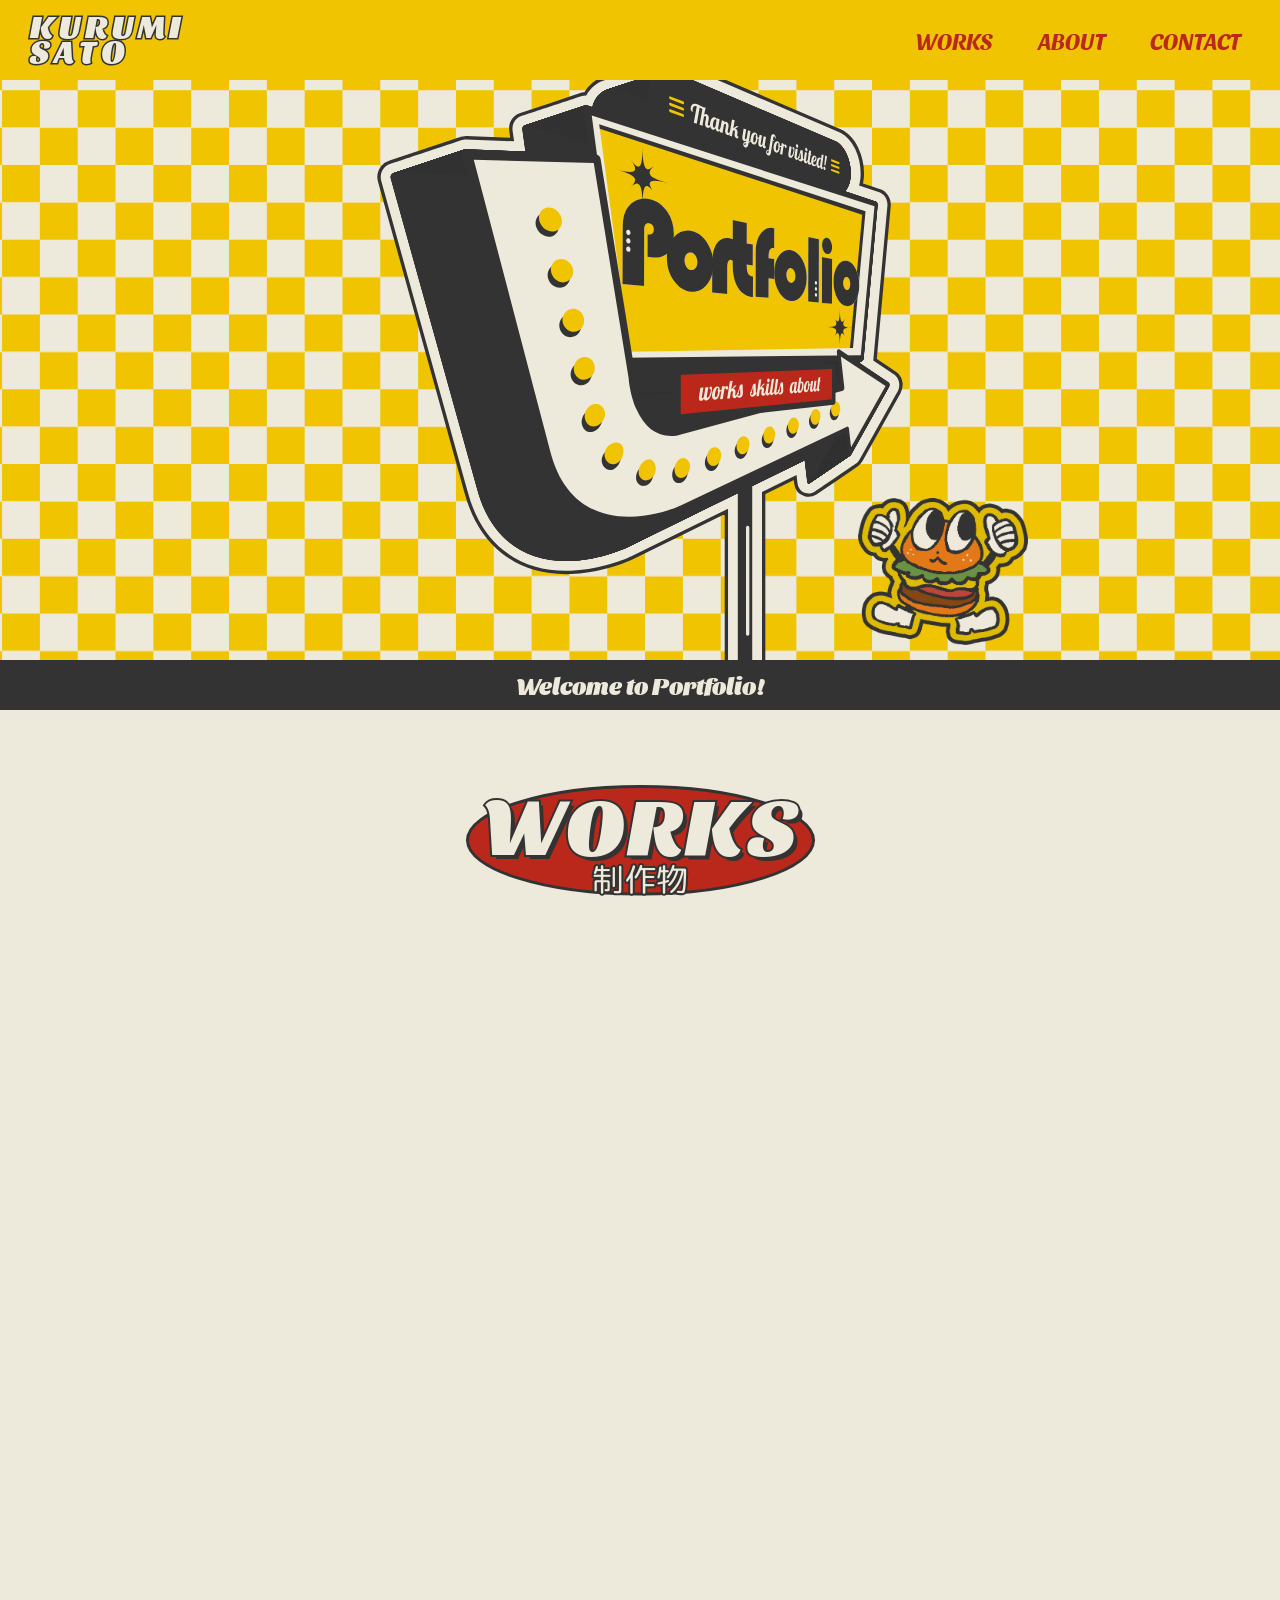
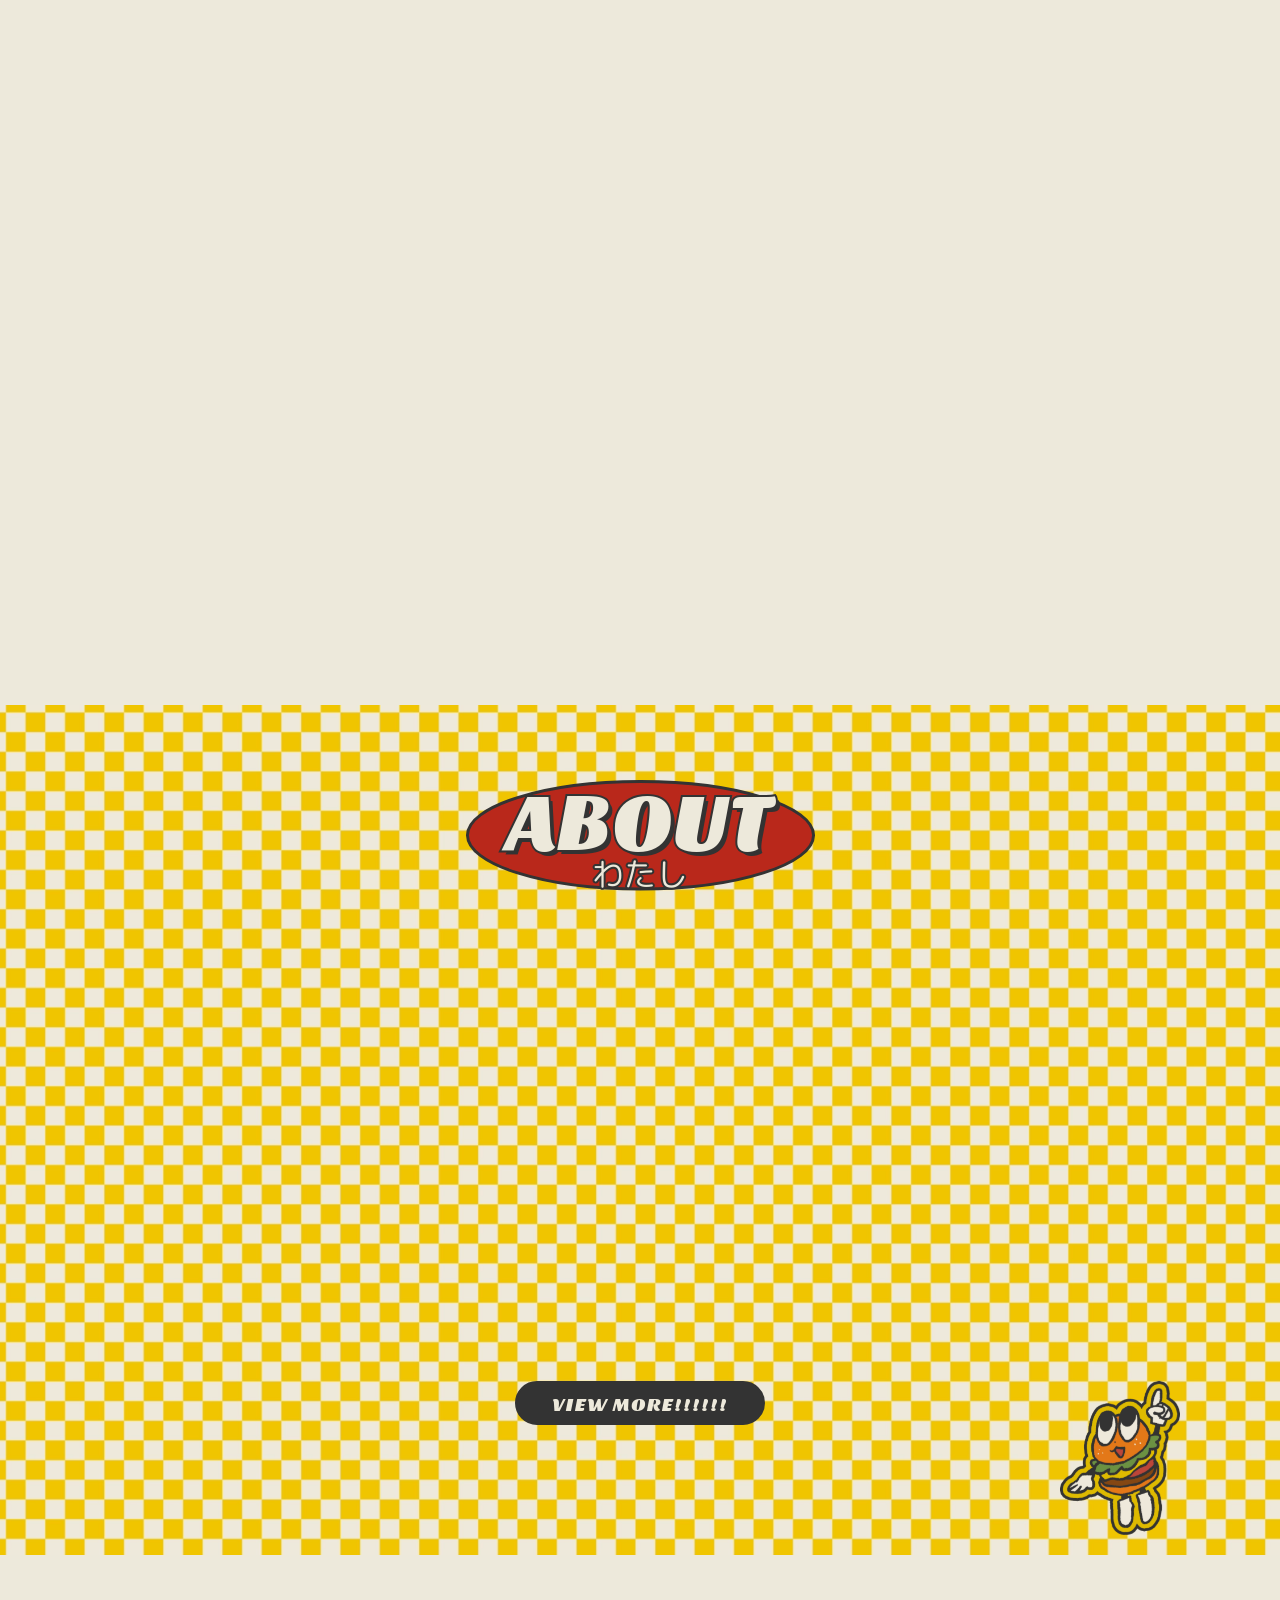
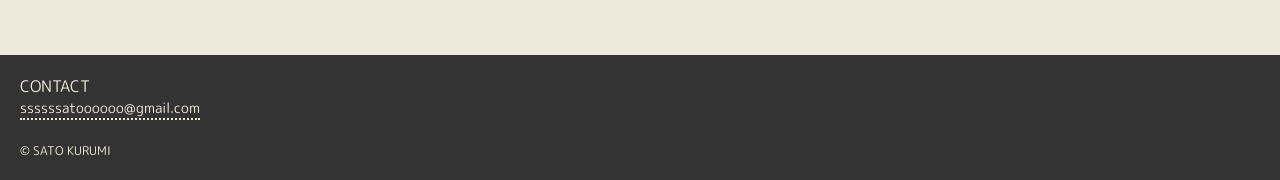
<file: index.html>
<!DOCTYPE html>
<html lang="jp">

<head>
    <meta charset="UTF-8">
    <meta name="viewport" content="width=device-width, initial-scale=1.0">
    <!-- フォント -->
    <link rel="preconnect" href="https://fonts.googleapis.com">
    <link rel="preconnect" href="https://fonts.gstatic.com" crossorigin>
    <link
        href="https://fonts.googleapis.com/css2?family=Anton&family=M+PLUS+Rounded+1c&family=Sansita:ital,wght@0,400;0,700;0,800;0,900;1,400;1,700;1,800;1,900&display=swap"
        rel="stylesheet">
    <!-- ページタイトル -->
    <title>KURUMI SATO - Portfolio</title>
    <meta name="description" content="佐藤 来海のポートフォリオ">
    <link rel="icon" href="img/favicon.webp">
    <link href="css/slick.css" rel="stylesheet">
    <link href="css/slick-theme.css" rel="stylesheet">
    <link href="css/aos.css" rel="stylesheet">
    <link href="css/style.css" rel="stylesheet">
</head>

<body>
    <!-- ↓↓↓ナビ・メイン・バナー（全幅）↓↓↓ -->
    <header id="top">
        <!-- ↓↓↓h1とナビの箱↓↓↓ -->
        <div id="header-unit">
            <!-- ↓左上の名前↓ -->
            <a href="index.html">
                <h1>KURUMI<br>SATO</h1>
            </a>

            <!-- ↓↓↓ハンバーガー用ボタン↓↓↓ -->
            <button id="hamburger-btn" aria-label="メニューを開く">
                <span></span>
                <span></span>
                <span></span>
            </button>
            <!-- ↓↓↓ハンバーガーメニュー中身↓↓↓ -->
            <nav id="nav-menu">
                <ul class="main-nav">
                    <li><a href="#works">WORKS</a></li>
                    <li><a href="about.html">ABOUT</a></li>
                    <li><a href="#contact">CONTACT</a></li>
                </ul>
            </nav>
        </div>
        <!-- ↓↓↓メインビジュアル↓↓↓ -->
        <div id="main-visual"><a href="hamburger-kun.html"><span class="katakata"><img
                        src="img/hamburger-kun.webp"></span></a></div>

        <!-- ↓↓↓黒い帯の箇所↓↓↓ -->
        <div id="header-banner">
            <p>Welcome to Portfolio!</p>
        </div>
    </header>

    <!-- ↓↓↓メイン・幅あり↓↓↓ -->
    <main>
        <!-- ↓↓↓WORK↓↓↓ -->
        <section id="works" class="wrapper">
            <div class="sec-title-unit"><!-- ↓↓↓ sec-titleまとめ↓↓↓ -->
                <h2>WORKS</h2>
                <p>制作物</p>
            </div>

            <div id="works-box">
                <div class="works-unit" data-aos="fade-up"><!-- ↓パンユニット↓ -->
                    <!-- ↓詳細ページリンク付きの画像↓ -->
                    <a href="works-satopanten.html">
                        <figure><img src="img/mokup-09.webp" class="item-img"></figure>
                    </a>
                    <p class="item-name">さとうパン店</p>
                    <div class="tag-unit">
                        <p class="item-tag">#Webサイト</p>
                        <p class="item-tag">#自主制作</p>
                    </div>
                    <p class="item-text">架空のベーカリー「さとうパン店」のホームページを作成しました。</p>
                </div>

                <div class="works-unit" data-aos="fade-up"><!-- ↓サロンユニット↓ -->
                    <!-- ↓詳細ページリンク付きの画像↓ -->
                    <a href="works-salonwalnuss.html">
                        <figure><img src="img/mokup-10.webp" class="item-img"></figure>
                    </a>
                    <p class="item-name">HAIR SALON WALNUSS</p>
                    <div class="tag-unit">
                        <p class="item-tag">#Webサイト</p>
                        <p class="item-tag">#自主制作</p>
                    </div>
                    <p class="item-text">架空の美容室「HAIR SALON WALNUSS」のホームページを作成しました。</p>
                </div>

                <div class="works-unit" data-aos="fade-up"><!-- ↓ポートフォリオユニット↓ -->
                    <!-- ↓詳細ページリンク付きの画像↓ -->
                    <a href="works-myportffolio.html">
                        <figure><img src="img/mokup-11.webp" class="item-img"></figure>
                    </a>
                    <p class="item-name">Webポートフォリオ</p>
                    <div class="tag-unit">
                        <p class="item-tag">#Webサイト</p>
                        <p class="item-tag">#自主制作</p>
                    </div>
                    <p class="item-text">自身のキャラクターや強み、これまでの作品をまとめたポートフォリオサイトを制作しました。</p>
                </div>

                <div class="works-unit" data-aos="fade-up"><!-- ↓紙ポートフォリオユニット↓ -->
                    <!-- ↓詳細ページリンク付きの画像↓ -->
                    <a href="works-myportffolio-paper.html">
                        <figure><img src="img/paper-portfolio.webp" class="item-img"></figure>
                    </a>
                    <p class="item-name">紙版ポートフォリオ</p>
                    <div class="tag-unit">
                        <p class="item-tag">#デザイン</p>
                        <p class="item-tag">#自主制作</p>
                    </div>
                    <p class="item-text">紙媒体でのポートフォリオもあわせて制作いたしました。Webと紙で印象はそろえつつデザインは分けています。</p>
                </div>

                <div class="works-unit" data-aos="fade-up"><!-- ↓特集01ユニット↓ -->
                    <!-- ↓詳細ページリンク付きの画像↓ -->
                    <a href="works-magagine-01.html">
                        <figure><img src="img/edit-01.webp" class="item-img"></figure>
                    </a>
                    <p class="item-name">【特集】人気のハンバーガー大解剖</p>
                    <div class="tag-unit">
                        <p class="item-tag">#デザイン</p>
                        <p class="item-tag">#自主制作</p>
                    </div>
                    <p class="item-text">架空のグルメ誌のハンバーガー特集紙面（1ページ、A4変形）を制作いたしました。</p>
                </div>

                <div class="works-unit" data-aos="fade-up"><!-- ↓特集02ユニット↓ -->
                    <!-- ↓詳細ページリンク付きの画像↓ -->
                    <a href="works-magagine-02.html">
                        <figure><img src="img/edit-02.webp" class="item-img"></figure>
                    </a>
                    <p class="item-name">【特集】春の女子旅 江ノ島</p>
                    <div class="tag-unit">
                        <p class="item-tag">#デザイン</p>
                        <p class="item-tag">#自主制作</p>
                    </div>
                    <p class="item-text">架空のトラベル誌の江ノ島特集を（2ページ見開き、A4変形）を制作いたしました。</p>
                </div>

                <div class="works-unit" data-aos="fade-up"><!-- ↓チラシユニット↓ -->
                    <!-- ↓詳細ページリンク付きの画像↓ -->
                    <a href="works-leaflet.html">
                        <figure><img src="img/chirashi.webp" class="item-img"></figure>
                    </a>
                    <p class="item-name">A4チラシデザイン</p>
                    <div class="tag-unit">
                        <p class="item-tag">#デザイン</p>
                        <p class="item-tag">#自主制作</p>
                    </div>
                    <p class="item-text">自主制作として、架空のチラシを制作いたしました。</p>
                </div>

                <div class="works-unit" data-aos="fade-up"><!-- ↓バナーユニット↓ -->
                    <!-- ↓詳細ページリンク付きの画像↓ -->
                    <a href="works-webbanner.html">
                        <figure><img src="img/banner.webp" class="item-img"></figure>
                    </a>
                    <p class="item-name">Webバナー・SNSサムネイルデザイン</p>
                    <div class="tag-unit">
                        <p class="item-tag">#デザイン</p>
                        <p class="item-tag">#自主制作</p>
                    </div>
                    <p class="item-text">自主制作として、架空のWebバナー・SNSサムネイルを制作いたしました。</p>
                </div>

                <div class="works-unit" data-aos="fade-up"><!-- ↓イラストユニット↓ -->
                    <!-- ↓詳細ページリンク付きの画像↓ -->
                    <a href="works-illust.html">
                        <figure><img src="img/illust.webp" class="item-img"></figure>
                    </a>
                    <p class="item-name">イラスト制作</p>
                    <div class="tag-unit">
                        <p class="item-tag">#イラスト</p>
                        <p class="item-tag">#自主制作</p>
                        <p class="item-tag">#クライアントワーク</p>
                    </div>
                    <p class="item-text">趣味や仕事でイラストを描いています。コミック風のタッチから写実的なもの、デフォルメキャラクターなど、幅広く描くことができます。</p>
                </div>

                <div class="works-unit" data-aos="fade-up"><!-- ↓ライティングユニット↓ -->
                    <!-- ↓詳細ページリンク付きの画像↓ -->
                    <a href="works-mwpwriting.html">
                        <figure><img src="img/mwp-writing.webp" class="item-img"></figure>
                    </a>
                    <p class="item-name">映画情報サイトコラム作成</p>
                    <div class="tag-unit">
                        <p class="item-tag">#編集・ライティング
                        </p>
                        <p class="item-tag">#クライアントワーク</p>
                    </div>
                    <p class="item-text">
                        映画情報サイトにて、映画コラムを執筆いたしました。各作品の魅力や、鑑賞者が期待していることをリサーチし、そこにアプローチできるよう、熱量も込めて作成しています。</p>
                </div>
            </div>
        </section>
        <!-- ↑↑↑WORKS↑↑↑ -->

        <!-- ↓↓↓ABOUT↓↓↓ -->
        <section id="about">
            <div class="sec-title-unit"><!-- ↓↓↓ sec-titleまとめ↓↓↓ -->
                <h2>ABOUT</h2>
                <p>わたし</p>
            </div>
            <div class="about-unit" data-aos="fade-up">
                <figure id="my-photo"><img src="img/myphoto.jpg"></figure>
                <div class="about-text-unit">
                    <span class="img-roll"><img src="img/recoad.svg"></span>
                    <h3>佐藤 来海</h3>
                    <p>1996年生まれ、福島県出身。高校卒業後、デザイン系専門学校でグラフィックデザインを学び、その後編集プロダクションに入社。映画やアニメ、ヘルスケア、トラベル、グルメなど様々な媒体（紙・Web）で記事の編集を担当。
                    </p>
                    <p>現在はデザイナーに再挑戦すべく、デザインの復習とコーディングの履修に奮闘中。</p>
                </div>
            </div>
            <div id="about-viewmore"><!-- ↓↓↓ VIEW MOREボタン↓↓↓ -->
                <a href="about.html">
                    <p>VIEW MORE!!!!!!</p>
                </a>
            </div>
            <div>
                <a href="#top" class="to-top-btn">
                    <img src="img/hamburger-kun-top.webp" alt="ページトップへ戻る">
                </a>
            </div>
        </section>
    </main>

    <footer id="contact">
        <p>CONTACT</p>
        <!-- ↓メアド↓ -->
        <address>ssssssatoooooo@gmail.com</address>
        <p><small>&copy; SATO KURUMI</small></p>
    </footer>

    <!-- jQuery本体／相対パス -->
    <!-- <script src="js/jquery-3.6.1.min.js"></script> -->
    <!-- jQuery本体／CDN -->
    <script src="https://cdnjs.cloudflare.com/ajax/libs/jquery/3.7.1/jquery.min.js"
        integrity="sha512-v2CJ7UaYy4JwqLDIrZUI/4hqeoQieOmAZNXBeQyjo21dadnwR+8ZaIJVT8EE2iyI61OV8e6M8PP2/4hpQINQ/g=="
        crossorigin="anonymous" referrerpolicy="no-referrer"></script>
    <!-- slick.jsプラグイン -->
    <script src="js/slick.min.js"></script>
    <!-- イニシャライズ -->
    <script>
        $('.slider').slick({
            autoplay: true,
            infinity: true,
            dots: true,
            speed: 1000,
            autoplaySpeed: 1200,
            centerMode: true,
            centerPadding: '20%'
        });
    </script>
    <!--AOSイニシャライズ-->
    <script src="js/aos.js"></script>
    <script>AOS.init();</script>
    <script>
        const btn = document.getElementById('hamburger-btn');
        const menu = document.getElementById('nav-menu');
        const links = document.querySelectorAll('.main-nav a'); // 💡 .main-navの中のaタグを全取得

        // 1. ボタンをクリックしたときの開閉
        btn.addEventListener('click', () => {
            btn.classList.toggle('active');
            menu.classList.toggle('active');
        });

        // 2. リンクをクリックしたときにメニューを自動で閉じる
        links.forEach(link => {
            link.addEventListener('click', () => {
                btn.classList.remove('active');
                menu.classList.remove('active');
            });
        });</script>
</body>

</html>
</file>
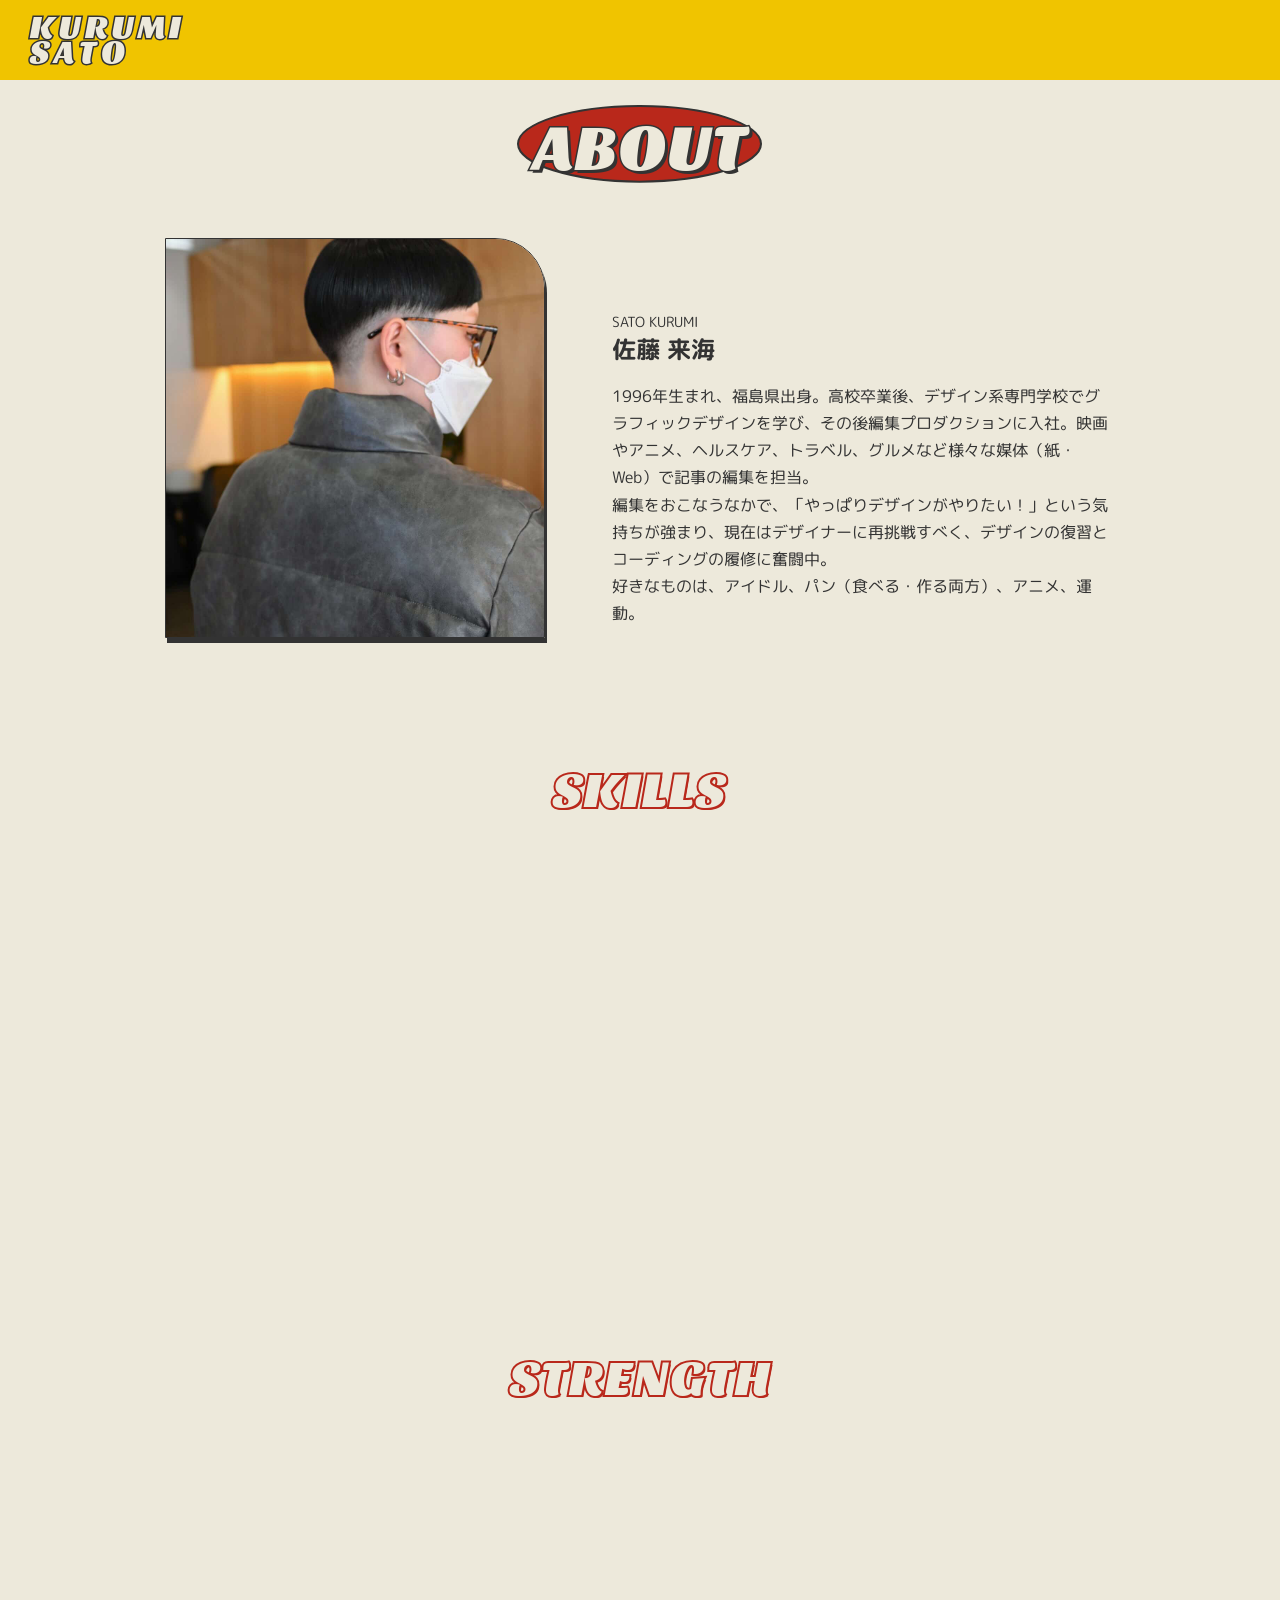
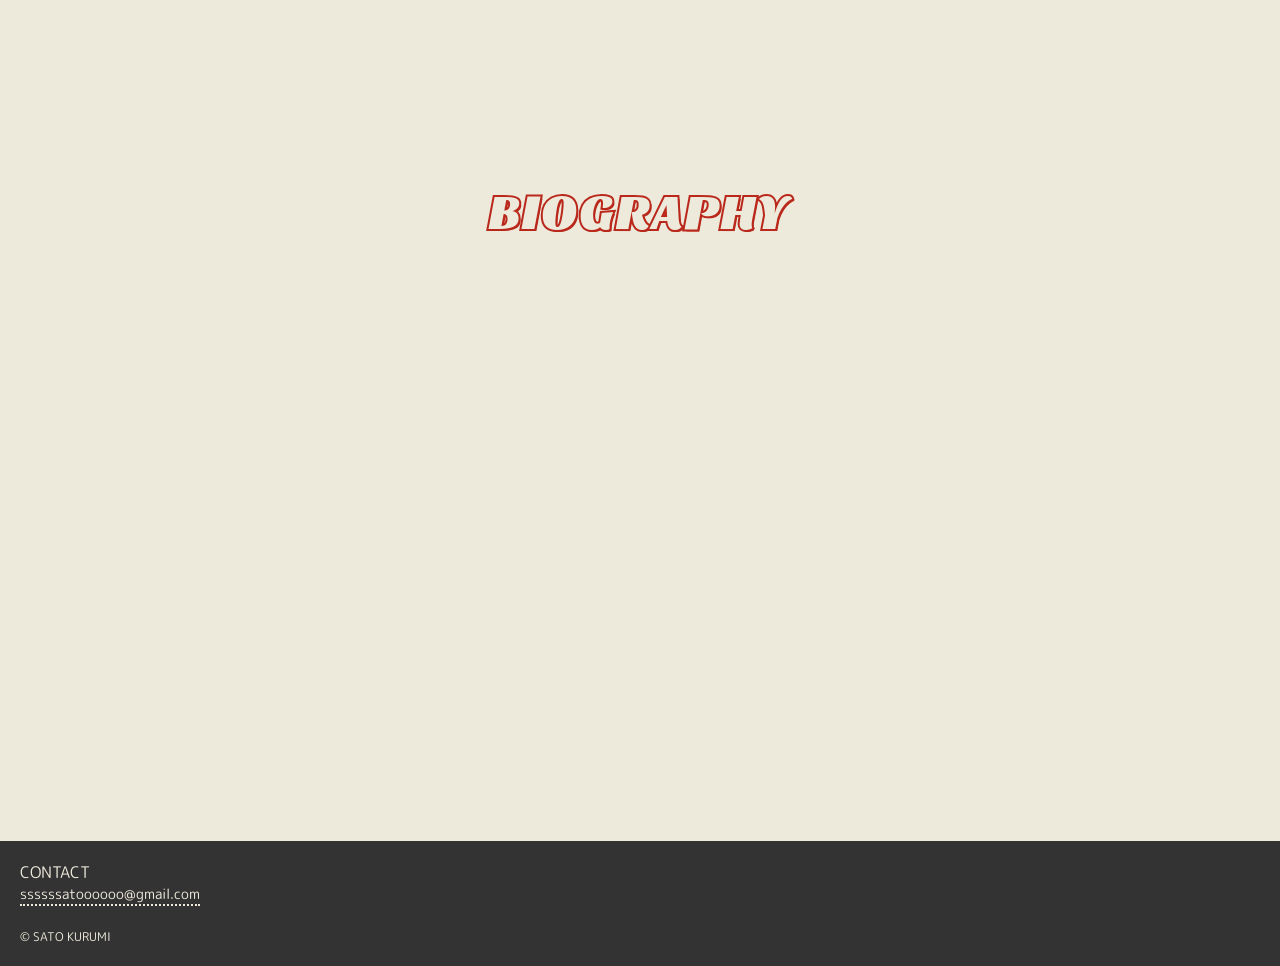
<file: about.html>
<!DOCTYPE html>
<html lang="jp">

<head>
    <meta charset="UTF-8">
    <meta name="viewport" content="width=device-width, initial-scale=1.0">
    <!-- フォント -->
    <link rel="preconnect" href="https://fonts.googleapis.com">
    <link rel="preconnect" href="https://fonts.gstatic.com" crossorigin>
    <link
        href="https://fonts.googleapis.com/css2?family=Anton&family=M+PLUS+Rounded+1c&family=Sansita:ital,wght@0,400;0,700;0,800;0,900;1,400;1,700;1,800;1,900&display=swap"
        rel="stylesheet">
    <!-- ページタイトル -->
    <title>ABOUT - Portfolio</title>
    <meta name="description" content="佐藤 来海のポートフォリオ">
    <link rel="icon" href="img/favicon.webp">
    <link href="css/slick.css" rel="stylesheet">
    <link href="css/slick-theme.css" rel="stylesheet">
    <link href="css/aos.css" rel="stylesheet">
    <link href="css/style.css" rel="stylesheet">
</head>

<body>
    <!-- <div id="loader">
        <div class="hamburger">
            <div class="part bun-top"></div>
            <div class="part tomato"></div>
            <div class="part meat"></div>
            <div class="part letus"></div>
            <div class="part bun-bottom"></div>
        </div>
    </div> -->

    <header>
        <!-- ↓↓↓h1とナビの箱↓↓↓ -->
        <div id="header-unit">
            <!-- ↓左上の名前↓ -->
            <a href="index.html">
                <h1>KURUMI<br>SATO</h1>
            </a>
            <!-- <nav id="nav-menu">
                <ul class="main-nav">
                    <li><a href="#works">WORKS</a></li>
                    <li><a href="about.html">ABOUT</a></li>
                    <li><a href="#contact">CONTACT</a></li>
                </ul>
            </nav> -->
        </div>
    </header>

    <main>
        <article id="about-page">

            <!-- ↓↓↓プロフィール欄↓↓↓ -->
            <section id="about-profile">
                <h1>ABOUT</h1>
                <div class="about-prof wrapper" data-aos="fade-up">
                    <figure><img src="img/myphoto.jpg"></figure>
                    <div class="about-text">
                        <h2>佐藤 来海</h2>
                        <p> 1996年生まれ、福島県出身。高校卒業後、デザイン系専門学校でグラフィックデザインを学び、その後編集プロダクションに入社。映画やアニメ、ヘルスケア、トラベル、グルメなど様々な媒体（紙・Web）で記事の編集を担当。<br>
                            編集をおこなうなかで、「やっぱりデザインがやりたい！」という気持ちが強まり、現在はデザイナーに再挑戦すべく、デザインの復習とコーディングの履修に奮闘中。<br>好きなものは、アイドル、パン（食べる・作る両方）、アニメ、運動。
                        </p>
                    </div>
                </div>
            </section>

            <!-- ↓↓↓スキル欄↓↓↓ -->
            <section id="about-skills">
                <h3>SKILLS</h3>
                <!-- ↓flex用のコンテナ↓ -->
                <div class="skills-container wrapper" data-aos="fade-up">
                    <!-- ↓各スキルの箱↓ -->
                    <div class="skills-unit">
                        <h4>デザイン</h4>
                        <div class="app-flex">
                            <p class="app-tag">Illustrator</p>
                            <p class="app-tag">Photoshop</p>
                            <p class="app-tag">InDesign</p>
                            <p class="app-tag">Figma</p>
                        </div>
                        <p class="skill-text">
                            学生時代にデザインを学び、その後も自主制作をしたり、前職でもDTPやチラシ、名刺、図版などの制作を担当していたので、デザインスキルには自信があります！　またエディトリアルデザインを専攻していたので、InDesignの操作も問題ありません。
                        </p>
                    </div>

                    <!-- ↓各スキルの箱↓ -->
                    <div class="skills-unit">
                        <h4>コーディング</h4>
                        <div class="app-flex">
                            <p class="app-tag">HTML</p>
                            <p class="app-tag">CSS</p>
                            <p class="app-tag">JavaScript</p>
                            <p class="app-tag">WordPress</p>
                        </div>
                        <p class="skill-text">
                            職業訓練校でHTML・CSS、JavaScript（jQuery）、WordPressを学んでおり、家にいる時間は自主制作をおこなっています。デザインスキルと組み合わせ、様々なサイト制作に挑戦しています。
                        </p>
                    </div>

                    <!-- ↓各スキルの箱↓ -->
                    <div class="skills-unit">
                        <h4>イラスト作成</h4>
                        <div class="app-flex">
                            <p class="app-tag">Procreate</p>
                            <p class="app-tag">MediBang Paint</p>
                        </div>
                        <p class="skill-text">
                            趣味で長年イラストを描いており、知人からの紹介でクライアントワークとしてイラスト制作を行う場合もあります。前職では、人気映画作品のオフィシャル小冊子のイラストを担当させていただくこともありました。
                        </p>
                    </div>

                    <!-- ↓各スキルの箱↓ -->
                    <div class="skills-unit">
                        <h4>ライティング</h4>
                        <div class="app-flex">
                            <p class="app-tag">コラム</p>
                            <p class="app-tag">コピー</p>
                        </div>
                        <p class="skill-text">編集者として原稿執筆やコピーの作成をおこなってきましたので、ライティングには自信があります！　趣味でブログやnoteを書いたりもしています。</p>
                    </div>
                </div>
            </section>

            <!-- ↓↓↓ストレングス欄↓↓↓ -->
            <section id="about-strangths">
                <h3>STRENGTH</h3>
                <!-- ↓↓↓flex用のコンテナ↓↓↓ -->
                <div id="strangths-container" data-aos="fade-up">
                    <div class="strangths-unit">
                        <h4>コミュニケーション能力</h4>
                        <p>人と話したり交流することが好きなので、ほかの方と協力しながらプロジェクトを進行することには自信があります！　また、あいさつや感謝、謝罪、約束を守ることを大事にできる人間であろうと努めています。
                        </p>
                    </div>

                    <div class="strangths-unit">
                        <h4>デザインスキル</h4>
                        <p>
                            専門学校で2年間グラフィックデザインについて学び、前職入社後もPhotoshopを用いた画像加工や、Illustratorでのデザイン作成、InDesignでのDTP作業などをおこないました。また、Web分野のデザイン・コーディングについても勉強中です。Word、Excel、PowerPointなど、基本的なPCソフトの操作も問題ありません。
                        </p>
                    </div>

                    <div class="strangths-unit">
                        <h4>ディレクション能力</h4>
                        <p>
                            編集者として、企画やラフの作成、進行管理などをおこなってきましたので、作る部分だけでなく、プロジェクトの全容を把握し、なにが必要なのかを判断しながら進めることができます。
                        </p>
                    </div>
                </div>
            </section>

            <!-- ↓↓↓経歴欄↓↓↓ -->
            <section id="about-biography" class="wrapper">
                <h3>BIOGRAPHY</h3>
                <div id="bio-container" data-aos="fade-up">
                    <dl id="biography-box">
                        <div class="bio-unit">
                            <dt>1996.10</dt>
                            <dd>福島県生まれ。小学・中学時代はバレーボールに打ち込み、母がコーチだったこともありしっかりとしごかれる。また、物心がつく前には絵を描くのが好きになり、高校では美術部に転身。ものづくりに関する仕事に就くことを決意する。
                            </dd>
                        </div>

                        <div class="bio-unit">
                            <dt>2015.04</dt>
                            <dd>上京し、デザイン系の専門学校で主に印刷系のデザインを学ぶ。生きてきた環境との違いにすさまじい刺激を受け、街で見かける“デザイン物”の多さに圧倒され、感銘を受ける。</dd>
                        </div>

                        <div class="bio-unit">
                            <dt>2017.05</dt>
                            <dd>専門卒業後、出版系デザインのスキルと文章を書くのも好きだったことを活かし、編集プロダクションに入社。エディターとして、エンタメ系を中心に雑誌やWebサイトの編集を担当。エンタメ好きだったことで日々の情報収集が生き、それを用いて多数のコラム記事などを制作する。
                            </dd>
                        </div>

                        <div class="bio-unit">
                            <dt>2026.03</dt>
                            <dd>次のキャリアに挑戦したくなり、編集プロダクションを退職。紙はやったので、Webもできる二刀流になるべく職業訓練校でWebデザインに関する知識を学ぶ。HTML・CSSがあまりにもおもしろく、四苦八苦しつつも平日も休日も空いている時間のほとんどを自主制作に費やす。
                            </dd>
                    </dl>
                </div>
            </section>
        </article>
    </main>

    <footer id="contact">
        <p>CONTACT</p>
        <!-- ↓メアド↓ -->
        <address>ssssssatoooooo@gmail.com</address>
        <p><small>&copy; SATO KURUMI</small></p>
    </footer>

    <script src="https://cdnjs.cloudflare.com/ajax/libs/jquery/3.7.1/jquery.min.js"
        integrity="sha512-v2CJ7UaYy4JwqLDIrZUI/4hqeoQieOmAZNXBeQyjo21dadnwR+8ZaIJVT8EE2iyI61OV8e6M8PP2/4hpQINQ/g=="
        crossorigin="anonymous" referrerpolicy="no-referrer"></script>
    <!-- slick.jsプラグイン -->
    <script src="js/slick.min.js"></script>
    <!-- イニシャライズ -->
    <script>
        $('.slider').slick({
            autoplay: true,
            infinity: true,
            dots: true,
            speed: 1000,
            autoplaySpeed: 1200,
            centerMode: true,
            centerPadding: '20%'
        });
    </script>
    <!--AOAイニシャライズ-->
    <script src="js/aos.js"></script>
    <script>AOS.init();</script>
    <script>
        // ローディング画面
        window.addEventListener('load', function () {
            const loader = document.getElementById('loader');

            setTimeout(function () {
                loader.style.transition = 'opacity 0.6s ease';
                loader.style.opacity = '0';


                setTimeout(function () {
                    loader.style.display = 'none';
                }, 600);

            }, 1500);
        });

        // ハンバーガーメニュー
        const btn = document.getElementById('hamburger-btn');
        const menu = document.getElementById('nav-menu');
        const links = document.querySelectorAll('#nav-menu a');

        btn.addEventListener('click', () => {
            btn.classList.toggle('active');
            menu.classList.toggle('active');
        });

        links.forEach(link => {
            link.addEventListener('click', () => {
                btn.classList.remove('active');
                menu.classList.remove('remove');
            });
        });
    </script>

</body>

</html>
</file>
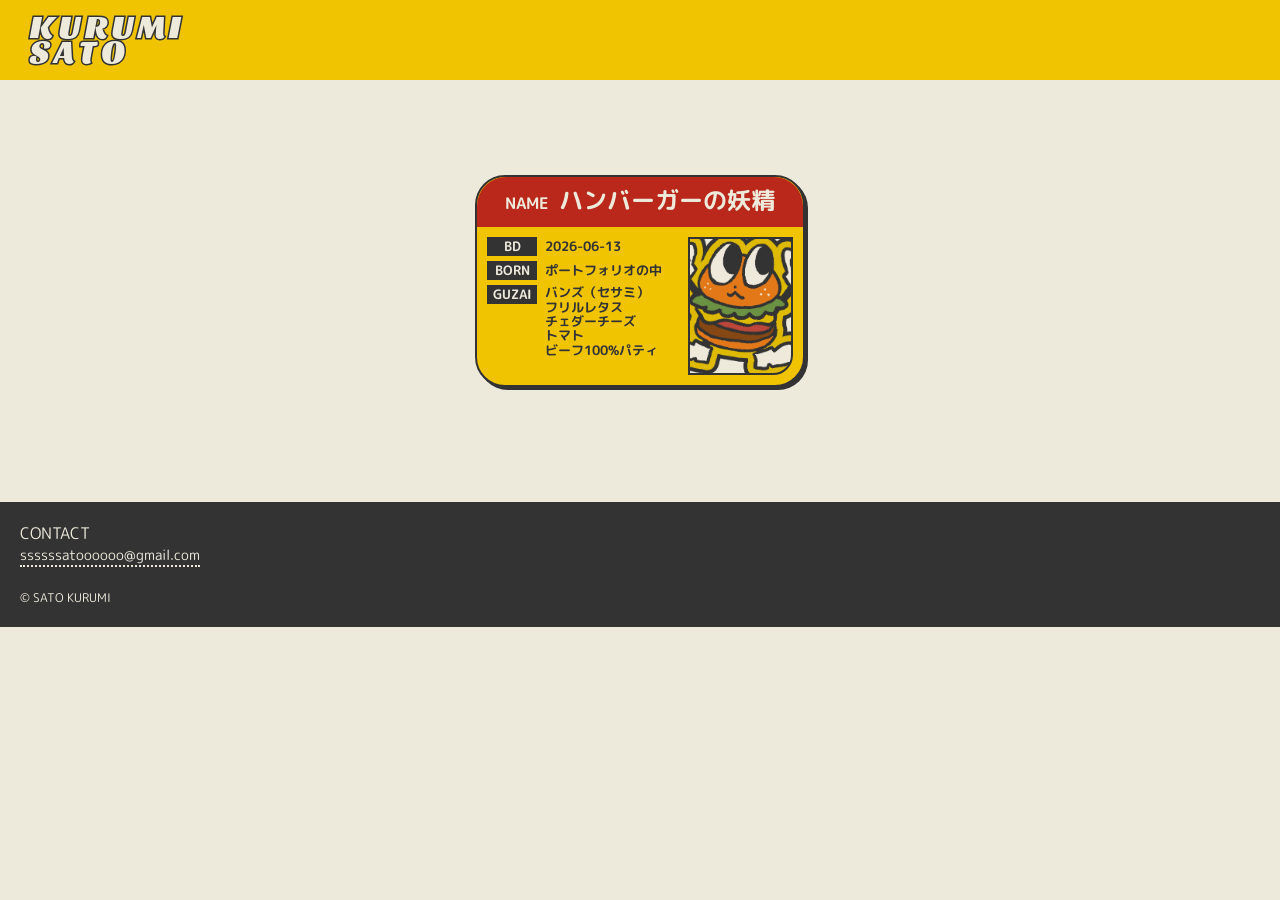
<file: hamburger-kun.html>
<!DOCTYPE html>
<html lang="jp">

<head>
    <meta charset="UTF-8">
    <meta name="viewport" content="width=device-width, initial-scale=1.0">
    <!-- フォント -->
    <link rel="preconnect" href="https://fonts.googleapis.com">
    <link rel="preconnect" href="https://fonts.gstatic.com" crossorigin>
    <link
        href="https://fonts.googleapis.com/css2?family=Anton&family=M+PLUS+Rounded+1c&family=Sansita:ital,wght@0,400;0,700;0,800;0,900;1,400;1,700;1,800;1,900&display=swap"
        rel="stylesheet">
    <!-- ページタイトル -->
    <title>ABOUT - Portfolio</title>
    <meta name="description" content="佐藤 来海のポートフォリオ">
    <link rel="icon" href="img/favicon.webp">
    <link href="css/slick.css" rel="stylesheet">
    <link href="css/slick-theme.css" rel="stylesheet">
    <link href="css/aos.css" rel="stylesheet">
    <link href="css/style.css" rel="stylesheet">
</head>

<body>

    <header>
        <!-- ↓↓↓h1とナビの箱↓↓↓ -->
        <div id="header-unit">
            <!-- ↓左上の名前↓ -->
            <a href="index.html">
                <h1>KURUMI<br>SATO</h1>
            </a>
            <!-- <nav id="nav-menu">
                <ul class="main-nav">
                    <li><a href="#works">WORKS</a></li>
                    <li><a href="about.html">ABOUT</a></li>
                    <li><a href="#contact">CONTACT</a></li>
                </ul>
            </nav> -->
        </div>
    </header>

    <main>
        <article>
            <div id="hamburger-kun-card">
                <h1>ハンバーガーの妖精</h1>
                <div id="hamburger-kun-box">
                    <div id="text-unit">
                        <dl>
                            <div id="bd-unit">
                                <dt>BD</dt>
                                <dd>2026-06-13</dd>
                            </div>
                            <div id="born-unit">
                                <dt>BORN</dt>
                                <dd>ポートフォリオの中</dd>
                            </div>
                            <div id="guzai-unit">
                                <dt>GUZAI</dt>
                                <div id="guzai-list-unit">
                                    <dd>バンズ（セサミ）</dd>
                                    <dd>フリルレタス</dd>
                                    <dd>チェダーチーズ</dd>
                                    <dd>トマト</dd>
                                    <dd>ビーフ100%パティ</dd>
                                </div>
                            </div>
                        </dl>
                    </div>
                    <figure></figure>
                </div>
        </article>
    </main>

    <footer id="contact">
        <p>CONTACT</p>
        <!-- ↓メアド↓ -->
        <address>ssssssatoooooo@gmail.com</address>
        <p><small>&copy; SATO KURUMI</small></p>
    </footer>

    <script src="https://cdnjs.cloudflare.com/ajax/libs/jquery/3.7.1/jquery.min.js"
        integrity="sha512-v2CJ7UaYy4JwqLDIrZUI/4hqeoQieOmAZNXBeQyjo21dadnwR+8ZaIJVT8EE2iyI61OV8e6M8PP2/4hpQINQ/g=="
        crossorigin="anonymous" referrerpolicy="no-referrer"></script>
    <!-- slick.jsプラグイン -->
    <script src="js/slick.min.js"></script>
    <!-- イニシャライズ -->
    <script>
        $('.slider').slick({
            autoplay: true,
            infinity: true,
            dots: true,
            speed: 1000,
            autoplaySpeed: 1200,
            centerMode: true,
            centerPadding: '20%'
        });
    </script>
    <!--AOAイニシャライズ-->
    <script src="js/aos.js"></script>
    <script>AOS.init();</script>
    <script>
        // ローディング画面
        window.addEventListener('load', function () {
            const loader = document.getElementById('loader');

            setTimeout(function () {
                loader.style.transition = 'opacity 0.6s ease';
                loader.style.opacity = '0';


                setTimeout(function () {
                    loader.style.display = 'none';
                }, 600);

            }, 1500);
        });

        // ハンバーガーメニュー
        const btn = document.getElementById('hamburger-btn');
        const menu = document.getElementById('nav-menu');
        const links = document.querySelectorAll('#nav-menu a');

        btn.addEventListener('click', () => {
            btn.classList.toggle('active');
            menu.classList.toggle('active');
        });

        links.forEach(link => {
            link.addEventListener('click', () => {
                btn.classList.remove('active');
                menu.classList.remove('remove');
            });
        });
    </script>

</body>

</html>
</file>
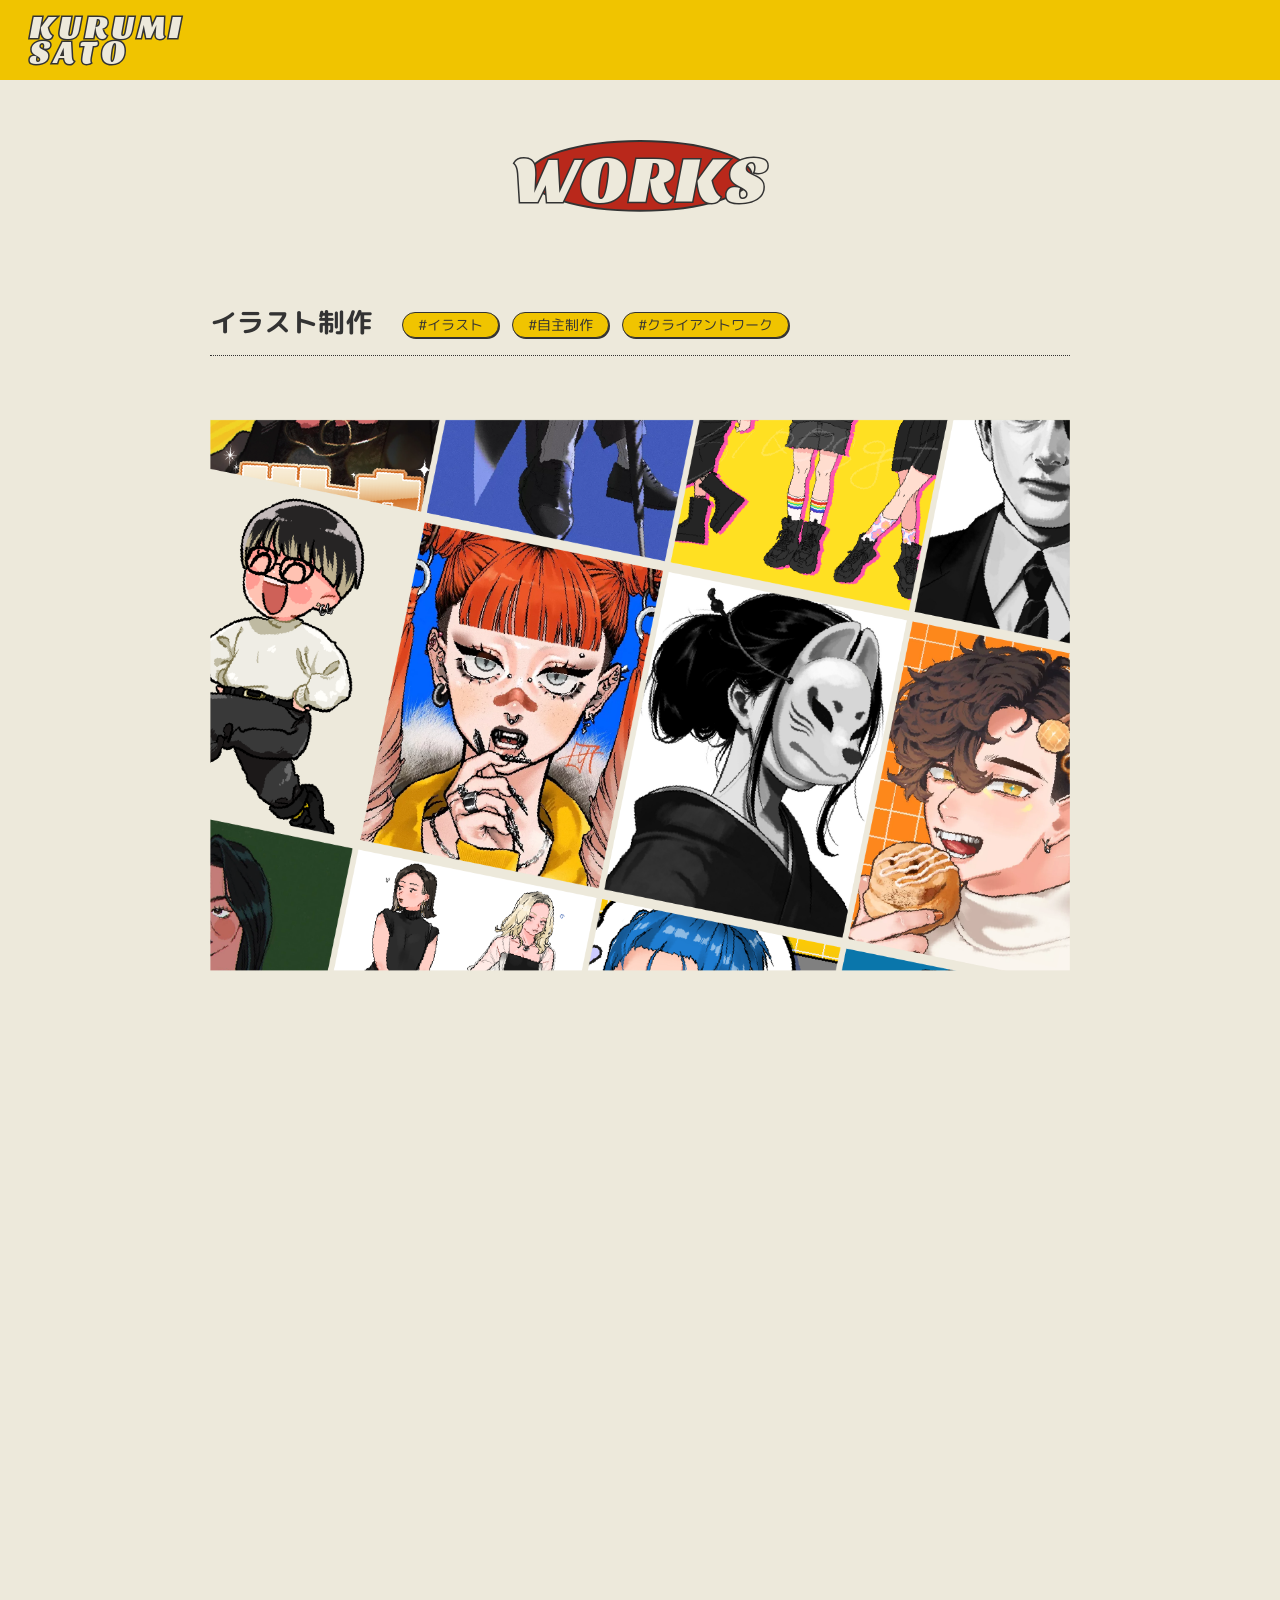
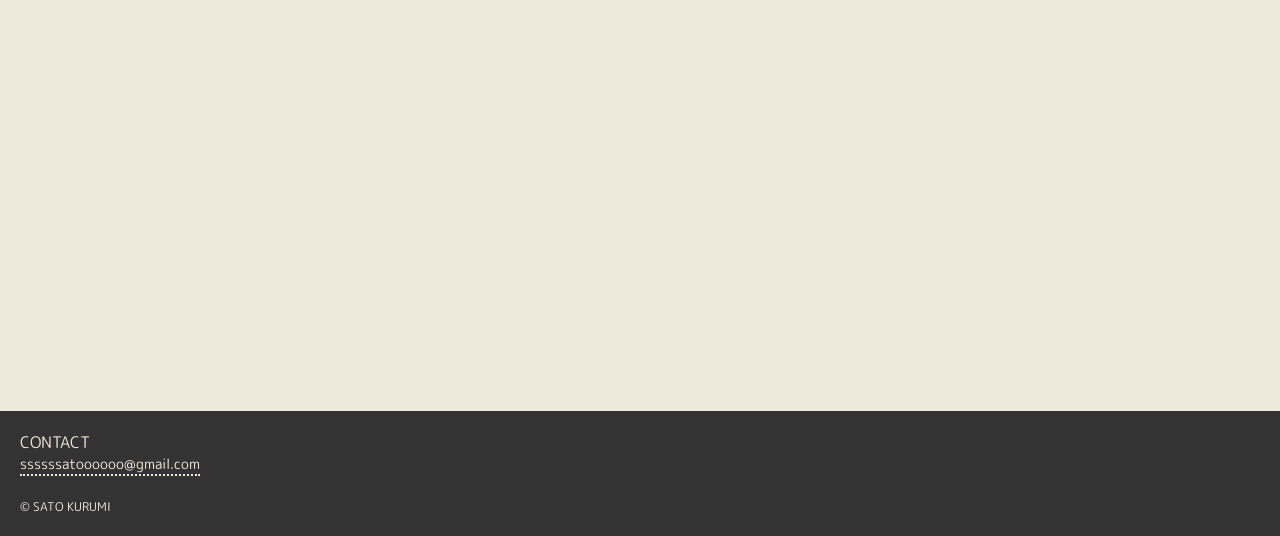
<file: works-illust.html>
<!DOCTYPE html>
<html lang="jp">

<head>
    <meta charset="UTF-8">
    <meta name="viewport" content="width=device-width, initial-scale=1.0">
    <!-- フォント -->
    <link rel="preconnect" href="https://fonts.googleapis.com">
    <link rel="preconnect" href="https://fonts.gstatic.com" crossorigin>
    <link
        href="https://fonts.googleapis.com/css2?family=Anton&family=M+PLUS+Rounded+1c&family=Sansita:ital,wght@0,400;0,700;0,800;0,900;1,400;1,700;1,800;1,900&display=swap"
        rel="stylesheet">
    <!-- ページタイトル -->
    <title>イラスト制作 - Portfolio</title>
    <meta name="description" content="佐藤 来海のポートフォリオ">
    <link rel="icon" href="img/favicon.webp">
    <link href="css/slick.css" rel="stylesheet">
    <link href="css/slick-theme.css" rel="stylesheet">
    <link href="css/aos.css" rel="stylesheet">
    <link href="css/style.css" rel="stylesheet">
</head>

<body>
    <!-- ローディング画面 -->
    <!-- <div id="loader">
        <div class="hamburger">
            <div class="part bun-top"></div>
            <div class="part tomato"></div>
            <div class="part meat"></div>
            <div class="part letus"></div>
            <div class="part bun-bottom"></div>
        </div>
    </div> -->

    <header>
        <!-- ↓↓↓h1とナビの箱↓↓↓ -->
        <div id="header-unit">
            <!-- ↓左上の名前↓ -->
            <a href="index.html">
                <h1>KURUMI<br>SATO</h1>
            </a>
            <!-- <nav id="nav-menu">
                <ul class="main-nav">
                    <li><a href="#works">WORKS</a></li>
                    <li><a href="about.html">ABOUT</a></li>
                    <li><a href="#contact">CONTACT</a></li>
                </ul>
            </nav> -->
        </div>
    </header>

    <main>
        <article id="works-page">
            <h1>WORKS</h1>

            <div class="title-unit">
                <h2>イラスト制作</h2>
                <div class="work-tag-unit">
                    <p class="work-tag">#イラスト</p>
                    <p class="work-tag">#自主制作</p>
                    <p class="work-tag">#クライアントワーク</p>
                </div>
            </div>
            <figure><img src="img/illust.webp"></figure>
            <div data-aos="fade-up">
                <div class="works-text-unit">
                    <h3>概要</h3>
                    <p>趣味やクライアントワークとしてイラストを制作しています。得意なタッチはコミックテイストですが、ご要望に合わせ、やや写実的なタッチやデフォルメでも描くことができます。</p>
                </div>

                <!-- <div class="works-text-unit">
                    <h3>目的</h3>
                    <p>マーダーミステリーは、プレイヤーがHO（脚本）やキャラクターカードのビジュアルをもとに、そのキャラを演じながらリアルタイムで殺人犯を見つけていくというゲームです。そのため、プレイヤーがより没入するためにビジュアルはとても重要な役割を果たします。それぞれのキャラクターがどんなキャラクターなのかがビジュアルだけでもおおまかに伝わるよう、意識しました。
                    </p>
                </div> -->

                <!-- <div class="works-text-unit">
                <h3>ターゲット</h3>
                <p>本ゲームのプレイヤー。</p>
            </div>

            <div class="works-text-unit">
                <h3>タッチ</h3>
                <p>作中の時代が戦後とのことでしたのでモノトーンで作成。また、どちらかというと厳かでシリアスな雰囲気の作品でしたので、やや写実的なタッチにし、作中の空気感が伝わるように制作しています。</p>
            </div> -->

                <div class="works-text-unit">
                    <h3>制作期間</h3>
                    <p>1枚につき5時間前後／ミニキャラクターは1時間前後</p>
                </div>

                <div class="works-text-unit">
                    <h3>使用ツール</h3>
                    <p>Procreate　MediBang Paint（いずれもiPad Pro使用）</p>
                </div>

                <h4>Gallery</h4>
                <div id="slider-box">
                    <div class="slider">
                        <figure><img src="img/illust-01.webp"></figure>
                        <figure><img src="img/illust-02.webp"></figure>
                        <figure><img src="img/illust-03.webp"></figure>
                        <figure><img src="img/天畠香苗_狐面あり.jpg"></figure>
                        <figure><img src="img/kuramoto.jpg"></figure>
                        <figure><img src="img/310.png"></figure>
                        <figure><img src="img/大野木政義.jpg"></figure>
                    </div>
                </div>
        </article>
    </main>

    <footer id="contact">
        <p>CONTACT</p>
        <!-- ↓メアド↓ -->
        <address>ssssssatoooooo@gmail.com</address>
        <p><small>&copy; SATO KURUMI</small></p>
    </footer>

    <script src="https://cdnjs.cloudflare.com/ajax/libs/jquery/3.7.1/jquery.min.js"
        integrity="sha512-v2CJ7UaYy4JwqLDIrZUI/4hqeoQieOmAZNXBeQyjo21dadnwR+8ZaIJVT8EE2iyI61OV8e6M8PP2/4hpQINQ/g=="
        crossorigin="anonymous" referrerpolicy="no-referrer"></script>
    <!-- slick.jsプラグイン -->
    <script src="js/slick.min.js"></script>
    <!-- イニシャライズ -->
    <script>
        $('.slider').slick({
            autoplay: true,
            infinity: true,
            dots: true,
            speed: 1000,
            autoplaySpeed: 1000,
            centerMode: true,
            centerPadding: '20%'
        });
    </script>
    <!--AOAイニシャライズ-->
    <script src="js/aos.js"></script>
    <script>AOS.init();</script>
    <script>
        // ローディング
        window.addEventListener('load', function () {
            const loader = document.getElementById('loader');

            setTimeout(function () {
                loader.style.transition = 'opacity 0.6s ease';
                loader.style.opacity = '0';

                setTimeout(function () {
                    loader.style.display = 'none';
                }, 600);

            }, 1500);
        });

        // ハンバーガーメニュー
        const btn = document.getElementById('hamburger-btn');
        const menu = document.getElementById('main-nav');

        btn.addEventListener('click', () => {
            btn.classList.toggle('active');
            menu.classList.toggle('active');
        });
    </script>

</body>

</html>
</file>
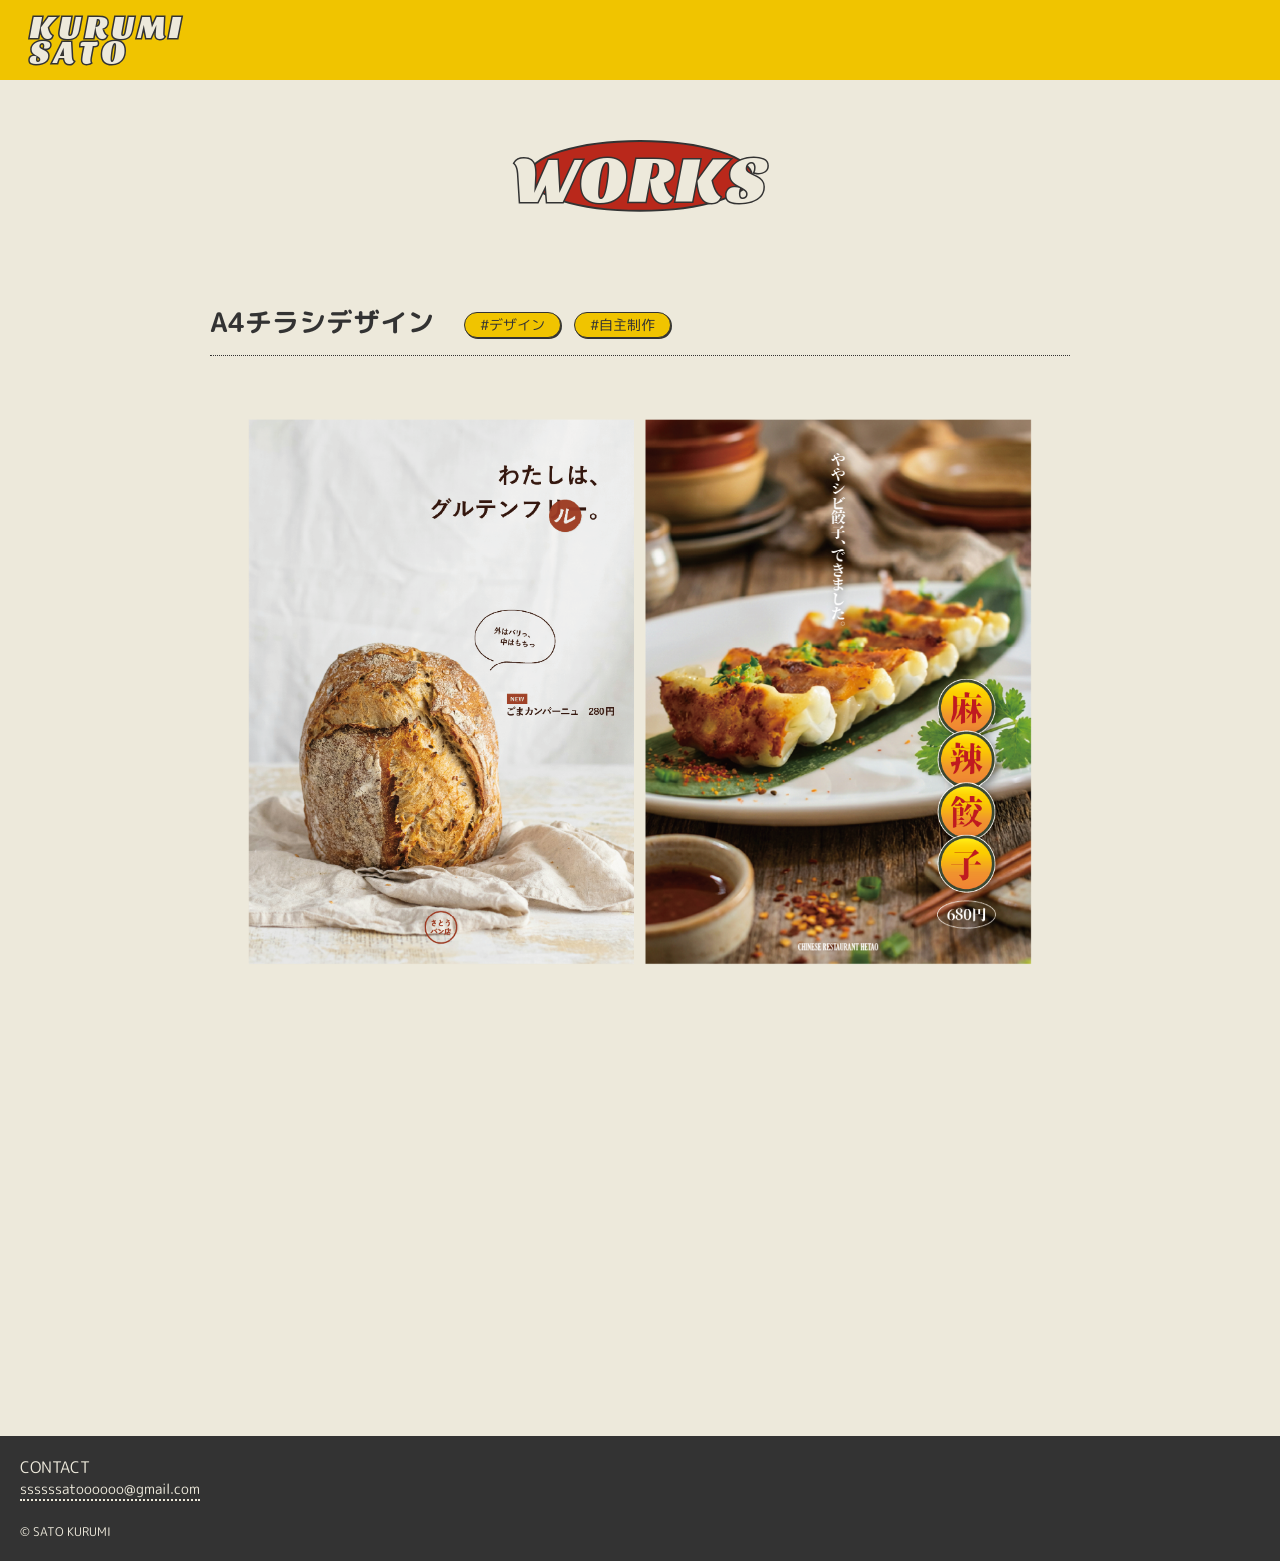
<file: works-leaflet.html>
<!DOCTYPE html>
<html lang="jp">

<head>
    <meta charset="UTF-8">
    <meta name="viewport" content="width=device-width, initial-scale=1.0">
    <!-- フォント -->
    <link rel="preconnect" href="https://fonts.googleapis.com">
    <link rel="preconnect" href="https://fonts.gstatic.com" crossorigin>
    <link
        href="https://fonts.googleapis.com/css2?family=Anton&family=M+PLUS+Rounded+1c&family=Sansita:ital,wght@0,400;0,700;0,800;0,900;1,400;1,700;1,800;1,900&display=swap"
        rel="stylesheet">
    <!-- ページタイトル -->
    <title>A4チラシデザイン - Portfolio</title>
    <meta name="description" content="佐藤 来海のポートフォリオ">
    <link rel="icon" href="img/favicon.webp">
    <link href="css/slick.css" rel="stylesheet">
    <link href="css/slick-theme.css" rel="stylesheet">
    <link href="css/aos.css" rel="stylesheet">
    <link href="css/style.css" rel="stylesheet">
</head>

<body>
    <!-- ローディング画面 -->
    <!-- <div id="loader">
        <div class="hamburger">
            <div class="part bun-top"></div>
            <div class="part tomato"></div>
            <div class="part meat"></div>
            <div class="part letus"></div>
            <div class="part bun-bottom"></div>
        </div>
    </div> -->

    <header>
        <!-- ↓↓↓h1とナビの箱↓↓↓ -->
        <div id="header-unit">
            <!-- ↓左上の名前↓ -->
            <a href="index.html">
                <h1>KURUMI<br>SATO</h1>
            </a>
            <!-- <nav id="nav-menu">
                <ul class="main-nav">
                    <li><a href="#works">WORKS</a></li>
                    <li><a href="about.html">ABOUT</a></li>
                    <li><a href="#contact">CONTACT</a></li>
                </ul>
            </nav> -->
        </div>
    </header>

    <main>
        <article id="works-page">
            <h1>WORKS</h1>

            <div class="title-unit">
                <h2>A4チラシデザイン</h2>
                <div class="work-tag-unit">
                    <p class="work-tag">#デザイン</p>
                    <p class="work-tag">#自主制作</p>
                </div>
            </div>
            <figure><img src="img/chirashi.webp"></figure>
            <div data-aos="fade-up">
                <div class="works-text-unit">
                    <h3>概要</h3>
                    <p>自主制作として、架空のチラシを制作いたしました。</p>
                </div>

                <div class="works-text-unit">
                    <h3>目的</h3>
                    <p>それぞれのサービス・商品の魅力やカラーを伝えられるようにしました。</p>
                </div>

                <div class="works-text-unit">
                    <h3>ターゲット</h3>
                    <p>サービスや商品に関心を持っている方、すでに店内に入り、メニューを決めかねている方。</p>
                </div>

                <!-- <div class="works-text-unit">
                    <h3>構成</h3>
                    <p></p>
                </div> -->

                <div class="works-text-unit">
                    <h3>制作期間</h3>
                    <dl>
                        <div class="works-text-sche">
                            <dt>ラフ・レイアウト</dt>
                            <dd>1日(2点)</dd>
                    </dl>
                </div>

                <div class="works-text-unit">
                    <h3>使用ツール</h3>
                    <p>Illustrator　Photoshop</p>
                </div>
            </div>

        </article>
    </main>

    <footer id="contact">
        <p>CONTACT</p>
        <!-- ↓メアド↓ -->
        <address>ssssssatoooooo@gmail.com</address>
        <p><small>&copy; SATO KURUMI</small></p>
    </footer>

    <script src="https://cdnjs.cloudflare.com/ajax/libs/jquery/3.7.1/jquery.min.js"
        integrity="sha512-v2CJ7UaYy4JwqLDIrZUI/4hqeoQieOmAZNXBeQyjo21dadnwR+8ZaIJVT8EE2iyI61OV8e6M8PP2/4hpQINQ/g=="
        crossorigin="anonymous" referrerpolicy="no-referrer"></script>
    <!-- slick.jsプラグイン -->
    <script src="js/slick.min.js"></script>
    <!-- イニシャライズ -->
    <script>
        $('.slider').slick({
            autoplay: true,
            infinity: true,
            dots: true,
            speed: 1000,
            autoplaySpeed: 1200,
            centerMode: true,
            centerPadding: '20%'
        });
    </script>
    <!--AOAイニシャライズ-->
    <script src="js/aos.js"></script>
    <script>AOS.init();</script>
    <script>
        // ローディング
        window.addEventListener('load', function () {
            const loader = document.getElementById('loader');

            setTimeout(function () {
                loader.style.transition = 'opacity 0.6s ease';
                loader.style.opacity = '0';

                setTimeout(function () {
                    loader.style.display = 'none';
                }, 600);

            }, 1500);
        });

        // ハンバーガーメニュー
        const btn = document.getElementById('hamburger-btn');
        const menu = document.getElementById('main-nav');

        btn.addEventListener('click', () => {
            btn.classList.toggle('active');
            menu.classList.toggle('active');
        });
    </script>

</body>

</html>
</file>
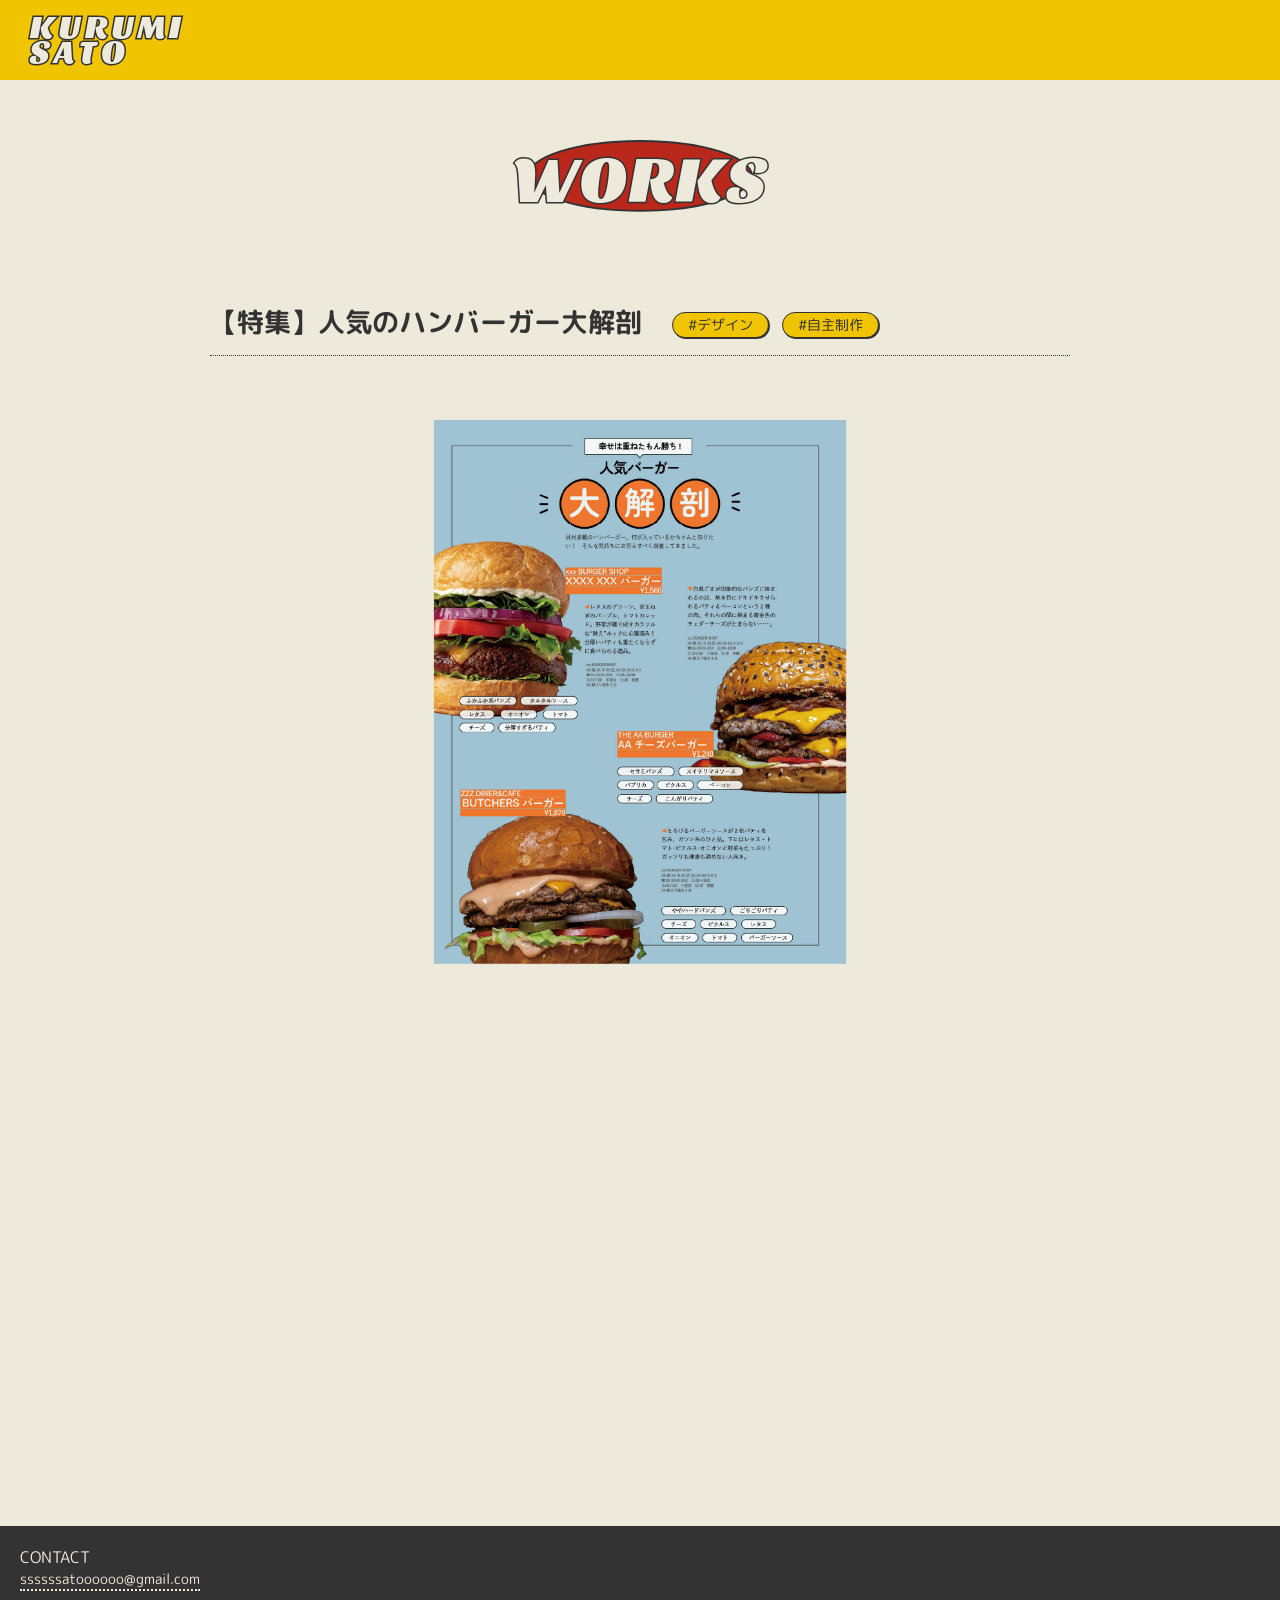
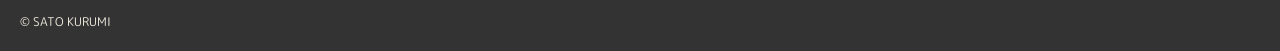
<file: works-magagine-01.html>
<!DOCTYPE html>
<html lang="jp">

<head>
    <meta charset="UTF-8">
    <meta name="viewport" content="width=device-width, initial-scale=1.0">
    <!-- フォント -->
    <link rel="preconnect" href="https://fonts.googleapis.com">
    <link rel="preconnect" href="https://fonts.gstatic.com" crossorigin>
    <link
        href="https://fonts.googleapis.com/css2?family=Anton&family=M+PLUS+Rounded+1c&family=Sansita:ital,wght@0,400;0,700;0,800;0,900;1,400;1,700;1,800;1,900&display=swap"
        rel="stylesheet">
    <!-- ページタイトル -->
    <title>【特集】人気のハンバーガー大解剖 - Portfolio</title>
    <meta name="description" content="佐藤 来海のポートフォリオ">
    <link rel="icon" href="img/favicon.webp">
    <link href="css/slick.css" rel="stylesheet">
    <link href="css/slick-theme.css" rel="stylesheet">
    <link href="css/aos.css" rel="stylesheet">
    <link href="css/style.css" rel="stylesheet">
</head>

<body id="works-body">
    <!-- ローディング画面 -->
    <!-- <div id="loader">
        <div class="hamburger">
            <div class="part bun-top"></div>
            <div class="part tomato"></div>
            <div class="part meat"></div>
            <div class="part letus"></div>
            <div class="part bun-bottom"></div>
        </div>
    </div> -->

    <header>
        <!-- ↓↓↓h1とナビの箱↓↓↓ -->
        <div id="header-unit">
            <!-- ↓左上の名前↓ -->
            <a href="index.html">
                <h1>KURUMI<br>SATO</h1>
            </a>
            <!-- <nav id="nav-menu">
                <ul class="main-nav">
                    <li><a href="#works">WORKS</a></li>
                    <li><a href="about.html">ABOUT</a></li>
                    <li><a href="#contact">CONTACT</a></li>
                </ul>
            </nav> -->
        </div>
    </header>

    <main>
        <article id="works-page">
            <h1>WORKS</h1>

            <div class="title-unit">
                <h2>【特集】人気のハンバーガー大解剖</h2>
                <div class="work-tag-unit">
                    <p class="work-tag">#デザイン</p>
                    <p class="work-tag">#自主制作</p>
                </div>
            </div>
            <figure><img src="img/edit-01.webp"></figure>
            <div data-aos="fade-up">
                <div class="works-text-unit">
                    <h3>概要</h3>
                    <p>架空のグルメ誌のハンバーガー特集紙面（1ページ、A4変形）を制作いたしました。</p>
                </div>

                <div class="works-text-unit">
                    <h3>目的</h3>
                    <p>大解剖＝具の構成を紹介することで、人それぞれが抱く理想にハマるハンバーガーを見つけてもらう。</p>
                </div>

                <div class="works-text-unit">
                    <h3>ターゲット</h3>
                    <p>20代～30代の男女で、休日になると、気になる飲食店に足を運ぶ人。</p>
                </div>

                <div class="works-text-unit">
                    <h3>構成</h3>
                    <p>ビジュアルに軸を置き、流しながら読んでいる人の目にも止まるように工夫。具材も箇条書きで紹介。</p>
                </div>

                <div class="works-text-unit">
                    <h3>制作期間</h3>
                    <dl>
                        <div class="works-text-sche">
                            <dt>ラフ・レイアウト</dt>
                            <dd>1日</dd>
                        </div>
                        <div class="works-text-sche">
                            <dt>原稿作成</dt>
                            <dd>1日</dd>
                        </div>
                    </dl>
                </div>

                <div class="works-text-unit">
                    <h3>使用ツール</h3>
                    <p>InDesign　Illustrator　Photoshop</p>
                </div>

            </div>
        </article>
    </main>

    <footer id="contact">
        <p>CONTACT</p>
        <!-- ↓メアド↓ -->
        <address>ssssssatoooooo@gmail.com</address>
        <p><small>&copy; SATO KURUMI</small></p>
    </footer>

    <script src="https://cdnjs.cloudflare.com/ajax/libs/jquery/3.7.1/jquery.min.js"
        integrity="sha512-v2CJ7UaYy4JwqLDIrZUI/4hqeoQieOmAZNXBeQyjo21dadnwR+8ZaIJVT8EE2iyI61OV8e6M8PP2/4hpQINQ/g=="
        crossorigin="anonymous" referrerpolicy="no-referrer"></script>
    <!-- slick.jsプラグイン -->
    <script src="js/slick.min.js"></script>
    <!-- イニシャライズ -->
    <script>
        $('.slider').slick({
            autoplay: true,
            infinity: true,
            dots: true,
            speed: 1000,
            autoplaySpeed: 1200,
            centerMode: true,
            centerPadding: '20%'
        });
    </script>
    <!--AOAイニシャライズ-->
    <script src="js/aos.js"></script>
    <script>AOS.init();</script>
    <script>
        // ローディング
        window.addEventListener('load', function () {
            const loader = document.getElementById('loader');

            setTimeout(function () {
                loader.style.transition = 'opacity 0.6s ease';
                loader.style.opacity = '0';

                setTimeout(function () {
                    loader.style.display = 'none';
                }, 600);

            }, 1500);
        });

        // ハンバーガーメニュー
        const btn = document.getElementById('hamburger-btn');
        const menu = document.getElementById('main-nav');

        btn.addEventListener('click', () => {
            btn.classList.toggle('active');
            menu.classList.toggle('active');
        });
    </script>

</body>

</html>
</file>
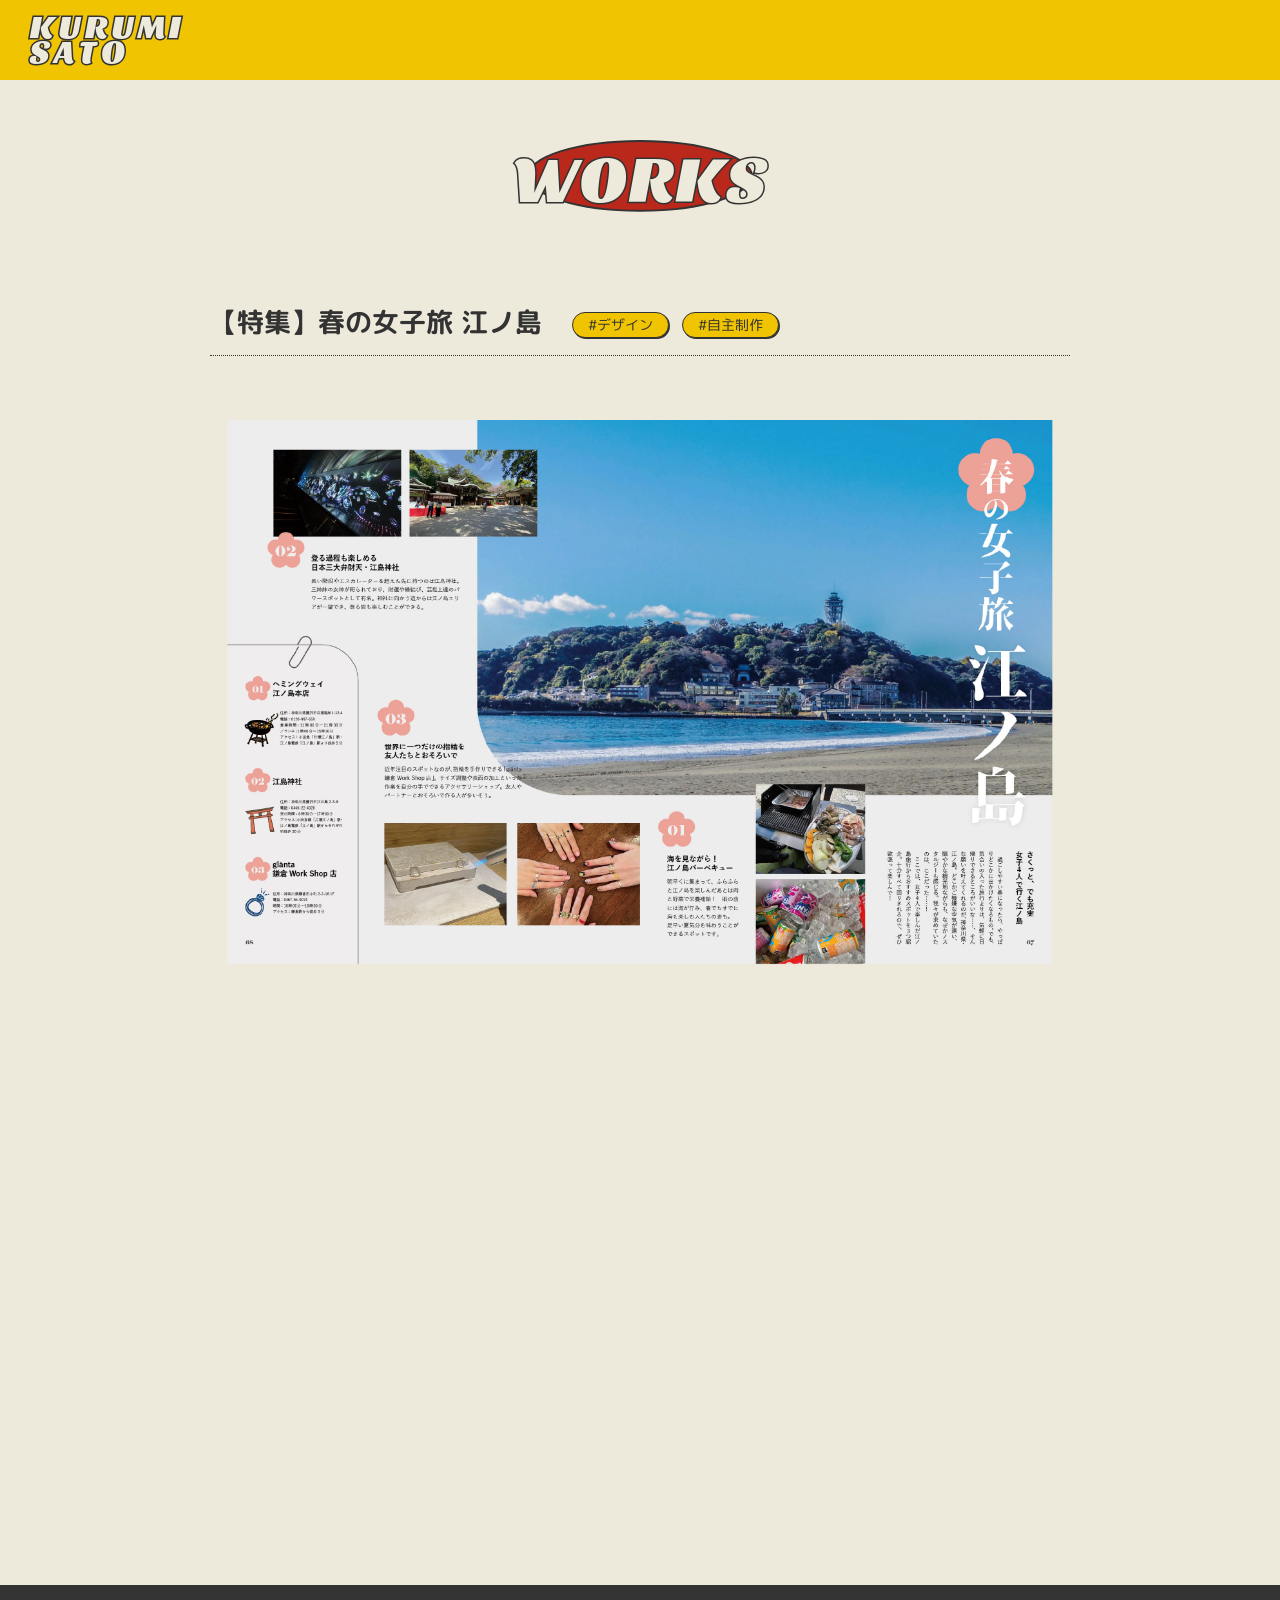
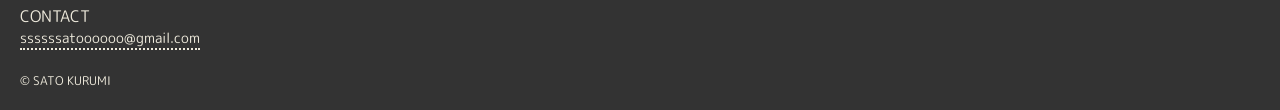
<file: works-magagine-02.html>
<!DOCTYPE html>
<html lang="jp">

<head>
    <meta charset="UTF-8">
    <meta name="viewport" content="width=device-width, initial-scale=1.0">
    <!-- フォント -->
    <link rel="preconnect" href="https://fonts.googleapis.com">
    <link rel="preconnect" href="https://fonts.gstatic.com" crossorigin>
    <link
        href="https://fonts.googleapis.com/css2?family=Anton&family=M+PLUS+Rounded+1c&family=Sansita:ital,wght@0,400;0,700;0,800;0,900;1,400;1,700;1,800;1,900&display=swap"
        rel="stylesheet">
    <!-- ページタイトル -->
    <title>【特集】春の女子旅 江ノ島 - Portfolio</title>
    <meta name="description" content="佐藤 来海のポートフォリオ">
    <link rel="icon" href="img/favicon.webp">
    <link href="css/slick.css" rel="stylesheet">
    <link href="css/slick-theme.css" rel="stylesheet">
    <link href="css/aos.css" rel="stylesheet">
    <link href="css/style.css" rel="stylesheet">
</head>

<body>
    <!-- ローディング画面 -->
    <!-- <div id="loader">
        <div class="hamburger">
            <div class="part bun-top"></div>
            <div class="part tomato"></div>
            <div class="part meat"></div>
            <div class="part letus"></div>
            <div class="part bun-bottom"></div>
        </div>
    </div> -->

    <header>
        <!-- ↓↓↓h1とナビの箱↓↓↓ -->
        <div id="header-unit">
            <!-- ↓左上の名前↓ -->
            <a href="index.html">
                <h1>KURUMI<br>SATO</h1>
            </a>
            <!-- <nav id="nav-menu">
                <ul class="main-nav">
                    <li><a href="#works">WORKS</a></li>
                    <li><a href="about.html">ABOUT</a></li>
                    <li><a href="#contact">CONTACT</a></li>
                </ul>
            </nav> -->
        </div>
    </header>

    <main>
        <article id="works-page">
            <h1>WORKS</h1>

            <div class="title-unit">
                <h2>【特集】春の女子旅 江ノ島</h2>
                <div class="work-tag-unit">
                    <p class="work-tag">#デザイン</p>
                    <p class="work-tag">#自主制作</p>
                </div>
            </div>
            <figure><img src="img/edit-02.webp"></figure>
            <div data-aos="fade-up">
                <div class="works-text-unit">
                    <h3>概要</h3>
                    <p>架空のトラベル誌の、江ノ島特集を（2ページ見開き、A4変形）を制作いたしました。</p>
                </div>

                <div class="works-text-unit">
                    <h3>目的</h3>
                    <p>実際に行った旅行ならではのリアルな感想を交えた内容にすることで、肩肘を張らない旅行でもよい！ ということや、現実的なプランの提案をおこなう。</p>
                </div>

                <div class="works-text-unit">
                    <h3>ターゲット</h3>
                    <p>関東在住で、春に合わせ気軽な日帰り旅行がしたい20代半ば～30代半ばの女性。
                    </p>
                </div>

                <div class="works-text-unit">
                    <h3>構成</h3>
                    <p>雑誌をパラパラと読んでいる方の目に留まるように、パッと目を引く江ノ島の写真をメインに据えました。また、情報はあまり盛り込まず、3つのポイントに絞ってリアルな旅行写真と共に紹介し、こんなことができるのか、と興味を持っていただけるようにしました。
                    </p>
                </div>

                <div class="works-text-unit">
                    <h3>制作期間</h3>
                    <dl>
                        <div class="works-text-sche">
                            <dt>ラフ・レイアウト</dt>
                            <dd>1日</dd>
                        </div>
                        <div class="works-text-sche">
                            <dt>原稿作成</dt>
                            <dd>1日</dd>
                        </div>
                    </dl>
                </div>

                <div class="works-text-unit">
                    <h3>使用ツール</h3>
                    <p>InDesign　Illustrator　Photoshop</p>
                </div>
            </div>
        </article>
    </main>

    <footer id="contact">
        <p>CONTACT</p>
        <!-- ↓メアド↓ -->
        <address>ssssssatoooooo@gmail.com</address>
        <p><small>&copy; SATO KURUMI</small></p>
    </footer>

    <script src="https://cdnjs.cloudflare.com/ajax/libs/jquery/3.7.1/jquery.min.js"
        integrity="sha512-v2CJ7UaYy4JwqLDIrZUI/4hqeoQieOmAZNXBeQyjo21dadnwR+8ZaIJVT8EE2iyI61OV8e6M8PP2/4hpQINQ/g=="
        crossorigin="anonymous" referrerpolicy="no-referrer"></script>
    <!-- slick.jsプラグイン -->
    <script src="js/slick.min.js"></script>
    <!-- イニシャライズ -->
    <script>
        $('.slider').slick({
            autoplay: true,
            infinity: true,
            dots: true,
            speed: 1000,
            autoplaySpeed: 1200,
            centerMode: true,
            centerPadding: '20%'
        });
    </script>
    <!--AOAイニシャライズ-->
    <script src="js/aos.js"></script>
    <script>AOS.init();</script>
    <script>
        // ローディング
        window.addEventListener('load', function () {
            const loader = document.getElementById('loader');

            setTimeout(function () {
                loader.style.transition = 'opacity 0.6s ease';
                loader.style.opacity = '0';

                setTimeout(function () {
                    loader.style.display = 'none';
                }, 600);

            }, 1500);
        });

        // ハンバーガーメニュー
        const btn = document.getElementById('hamburger-btn');
        const menu = document.getElementById('main-nav');

        btn.addEventListener('click', () => {
            btn.classList.toggle('active');
            menu.classList.toggle('active');
        });
    </script>

</body>

</html>
</file>
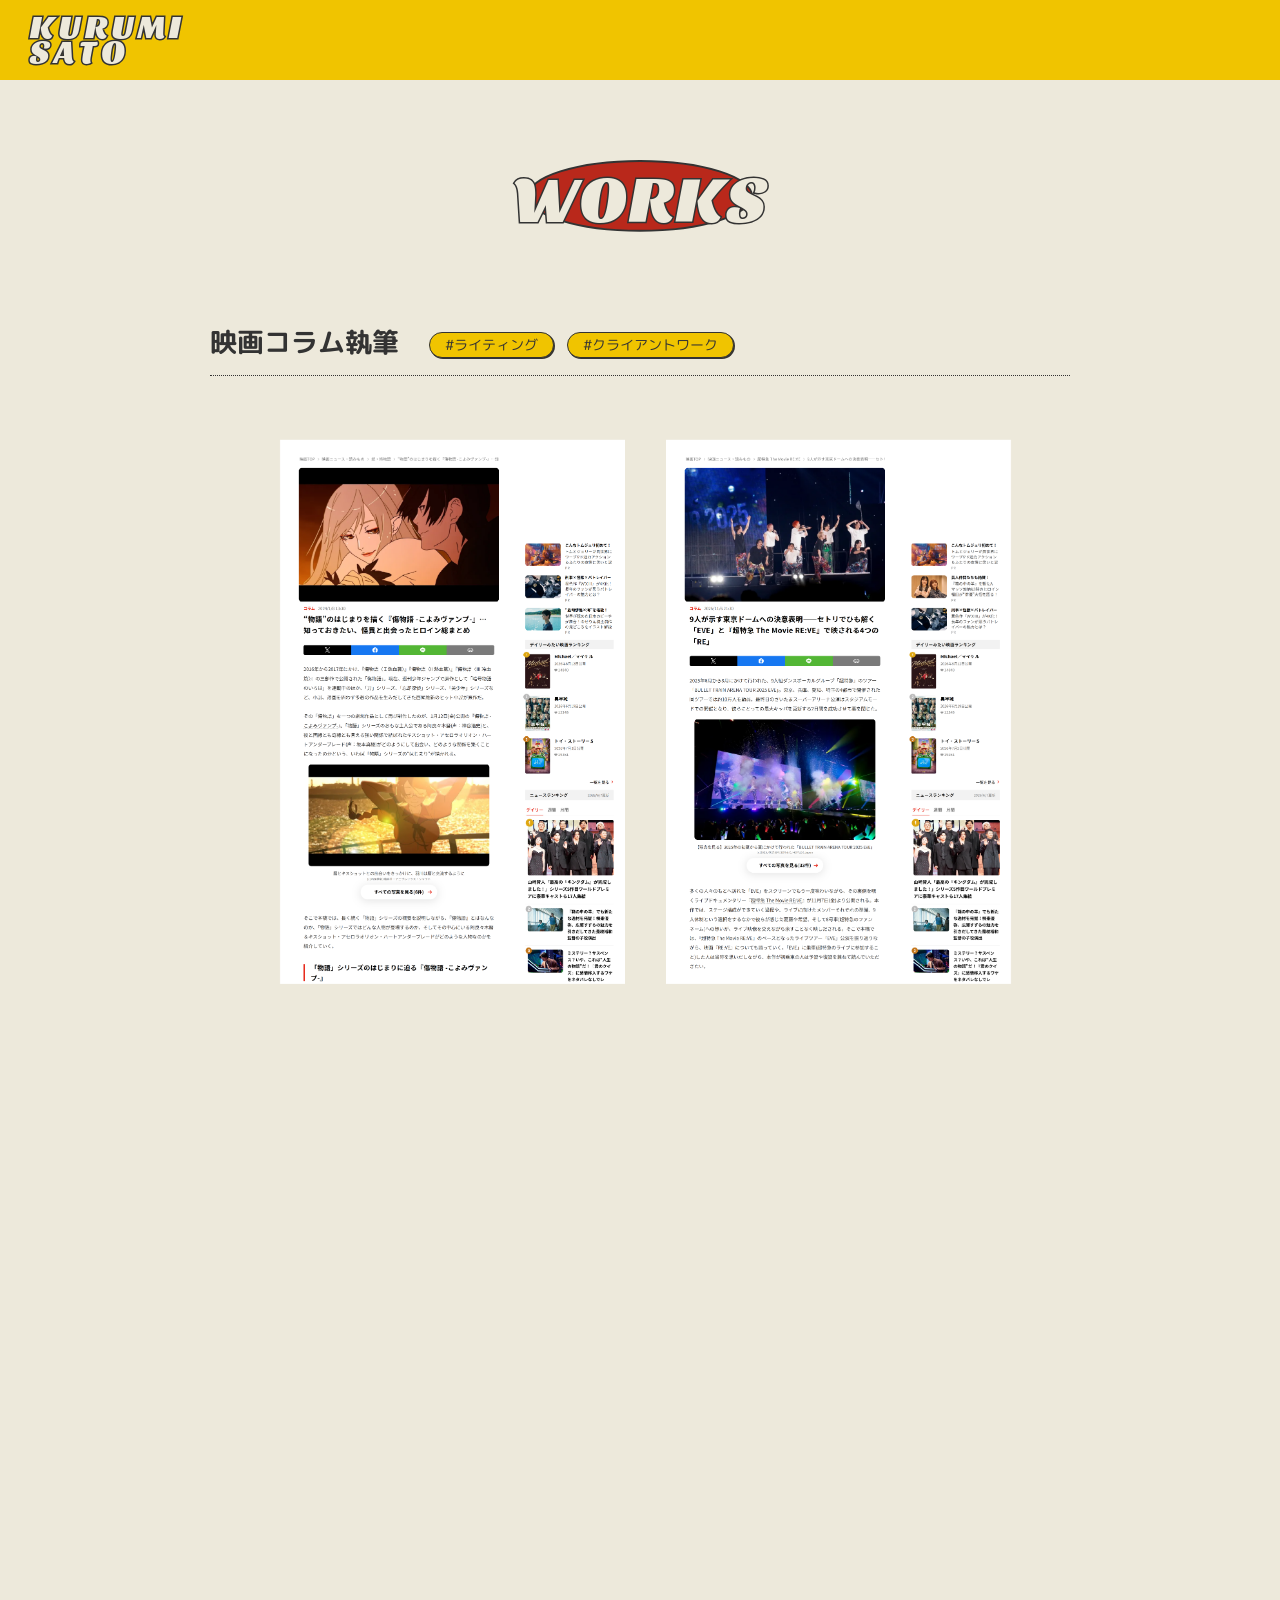
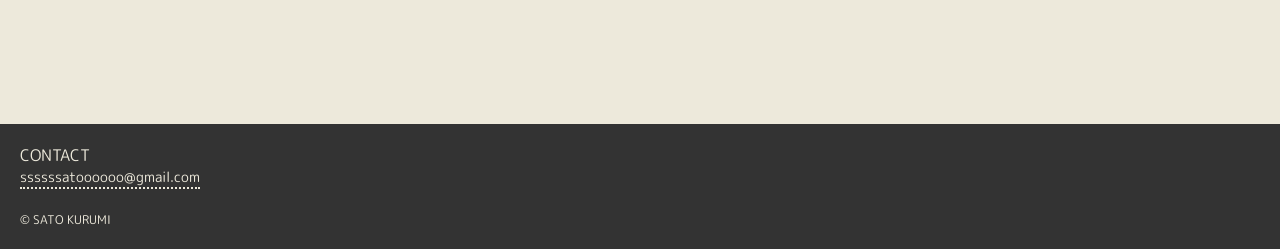
<file: works-mwpwriting.html>
<!DOCTYPE html>
<html lang="jp">

<head>
    <meta charset="UTF-8">
    <meta name="viewport" content="width=device-width, initial-scale=1.0">
    <!-- フォント -->
    <link rel="preconnect" href="https://fonts.googleapis.com">
    <link rel="preconnect" href="https://fonts.gstatic.com" crossorigin>
    <link
        href="https://fonts.googleapis.com/css2?family=Anton&family=M+PLUS+Rounded+1c&family=Sansita:ital,wght@0,400;0,700;0,800;0,900;1,400;1,700;1,800;1,900&display=swap"
        rel="stylesheet">
    <!-- ページタイトル -->
    <title>映画コラム執筆 - Portfolio</title>
    <meta name="description" content="佐藤 来海のポートフォリオ">
    <link rel="icon" href="img/favicon.webp">
    <link href="css/slick.css" rel="stylesheet">
    <link href="css/slick-theme.css" rel="stylesheet">
    <link href="css/aos.css" rel="stylesheet">
    <link href="css/style.css" rel="stylesheet">
</head>

<body id="works-body">
    <!-- ローディング画面 -->
    <!-- <div id="loader">
        <div class="hamburger">
            <div class="part bun-top"></div>
            <div class="part tomato"></div>
            <div class="part meat"></div>
            <div class="part letus"></div>
            <div class="part bun-bottom"></div>
        </div>
    </div> -->]

    <header>
        <!-- ↓↓↓h1とナビの箱↓↓↓ -->
        <div id="header-unit">
            <!-- ↓左上の名前↓ -->
            <a href="index.html">
                <h1>KURUMI<br>SATO</h1>
            </a>
            <!-- <nav id="nav-menu">
                <ul class="main-nav">
                    <li><a href="#works">WORKS</a></li>
                    <li><a href="about.html">ABOUT</a></li>
                    <li><a href="#contact">CONTACT</a></li>
                </ul>
            </nav> -->
        </div>
    </header>

    <main>
        <article id="works-page">
            <h1>WORKS</h1>

            <div class="title-unit">
                <h2>映画コラム執筆</h2>
                <div class="work-tag-unit">
                    <p class="work-tag">#ライティング</p>
                    <p class="work-tag">#クライアントワーク</p>
                </div>
            </div>
            <figure><img src="img/mwp-writing.webp"></figure>
            <div data-aos="fade-up">
                <div class="works-text-unit">
                    <h3>概要</h3>
                    <p>映画情報サイト「MOVIE WALKER PRESS」にて、コラム記事を編集・執筆させていただきました。</p>
                </div>

                <div class="works-text-unit">
                    <h3>目的</h3>
                    <p>当時、まもなく公開となる作品により強く興味を持っていただけるようにしました。</p>
                </div>

                <div class="works-text-unit">
                    <h3>ターゲット</h3>
                    <p>各作品の鑑賞を決定、および検討している方。
                    </p>
                </div>

                <div class="works-text-unit">
                    <h3>構成</h3>
                    <p>ただキャラクターや出演者、あらすじをまとめるのではなく、ターゲットを、すでにある程度の関心があり鑑賞も決定～ほぼ決定している方に絞りました。そして、あえて少し深掘りしたレビューなども盛り込むことで、作品への期待値が上がるような切り口にできるよう心掛けました。作品をしっかり観ている・これまでのシリーズも観ていることが分かるような情報を含ませることで、読者に信頼していただけるように努めました。
                    </p>
                </div>

                <div class="works-text-unit">
                    <h3>制作期間</h3>
                    <p>各作品、約1週間</p>
                </div>

                <div class="works-text-unit">
                    <h3>リンク</h3>
                    <div class="write-unit">
                        <p><a href="https://press.moviewalker.jp/news/article/1170634/" target="_blank">“物語”のはじまりを描く『傷物語
                                -こよみヴァンプ-』…知っておきたい、怪異と出会ったヒロイン総まとめ</a></p>
                        <p><a href="https://press.moviewalker.jp/news/article/1302855/"
                                target="_blank">9人が示す東京ドームへの決意表明――セトリでひも解く「EVE」と『超特急
                                The Movie RE:VE』で映される4つの「RE」</a></p>
                    </div>
                </div>
            </div>

            <!-- <div class="works-color">
                <span class="color-1"></span>
                <p>#f0f0f0</p>
            </div>
            <div class="works-color">
                <span class="color-2"></span>
                <p>#daa520</p>
            </div>
            <div class="works-color">
                <span class="color-3"></span>
                <p>#333333</p>
            </div> -->

        </article>
    </main>

    <footer id="contact">
        <p>CONTACT</p>
        <!-- ↓メアド↓ -->
        <address>ssssssatoooooo@gmail.com</address>
        <p><small>&copy; SATO KURUMI</small></p>
    </footer>

    <script src="https://cdnjs.cloudflare.com/ajax/libs/jquery/3.7.1/jquery.min.js"
        integrity="sha512-v2CJ7UaYy4JwqLDIrZUI/4hqeoQieOmAZNXBeQyjo21dadnwR+8ZaIJVT8EE2iyI61OV8e6M8PP2/4hpQINQ/g=="
        crossorigin="anonymous" referrerpolicy="no-referrer"></script>
    <!-- slick.jsプラグイン -->
    <script src="js/slick.min.js"></script>
    <!-- イニシャライズ -->
    <script>
        $('.slider').slick({
            autoplay: true,
            infinity: true,
            dots: true,
            speed: 1000,
            autoplaySpeed: 1200,
            centerMode: true,
            centerPadding: '20%'
        });
    </script>
    <!--AOAイニシャライズ-->
    <script src="js/aos.js"></script>
    <script>AOS.init();</script>
    <script>
        // ローディング
        window.addEventListener('load', function () {
            const loader = document.getElementById('loader');

            setTimeout(function () {
                loader.style.transition = 'opacity 0.6s ease';
                loader.style.opacity = '0';

                setTimeout(function () {
                    loader.style.display = 'none';
                }, 600);

            }, 1500);
        });

        // ハンバーガーメニュー
        const btn = document.getElementById('hamburger-btn');
        const menu = document.getElementById('main-nav');

        btn.addEventListener('click', () => {
            btn.classList.toggle('active');
            menu.classList.toggle('active');
        });
    </script>

</body>

</html>
</file>
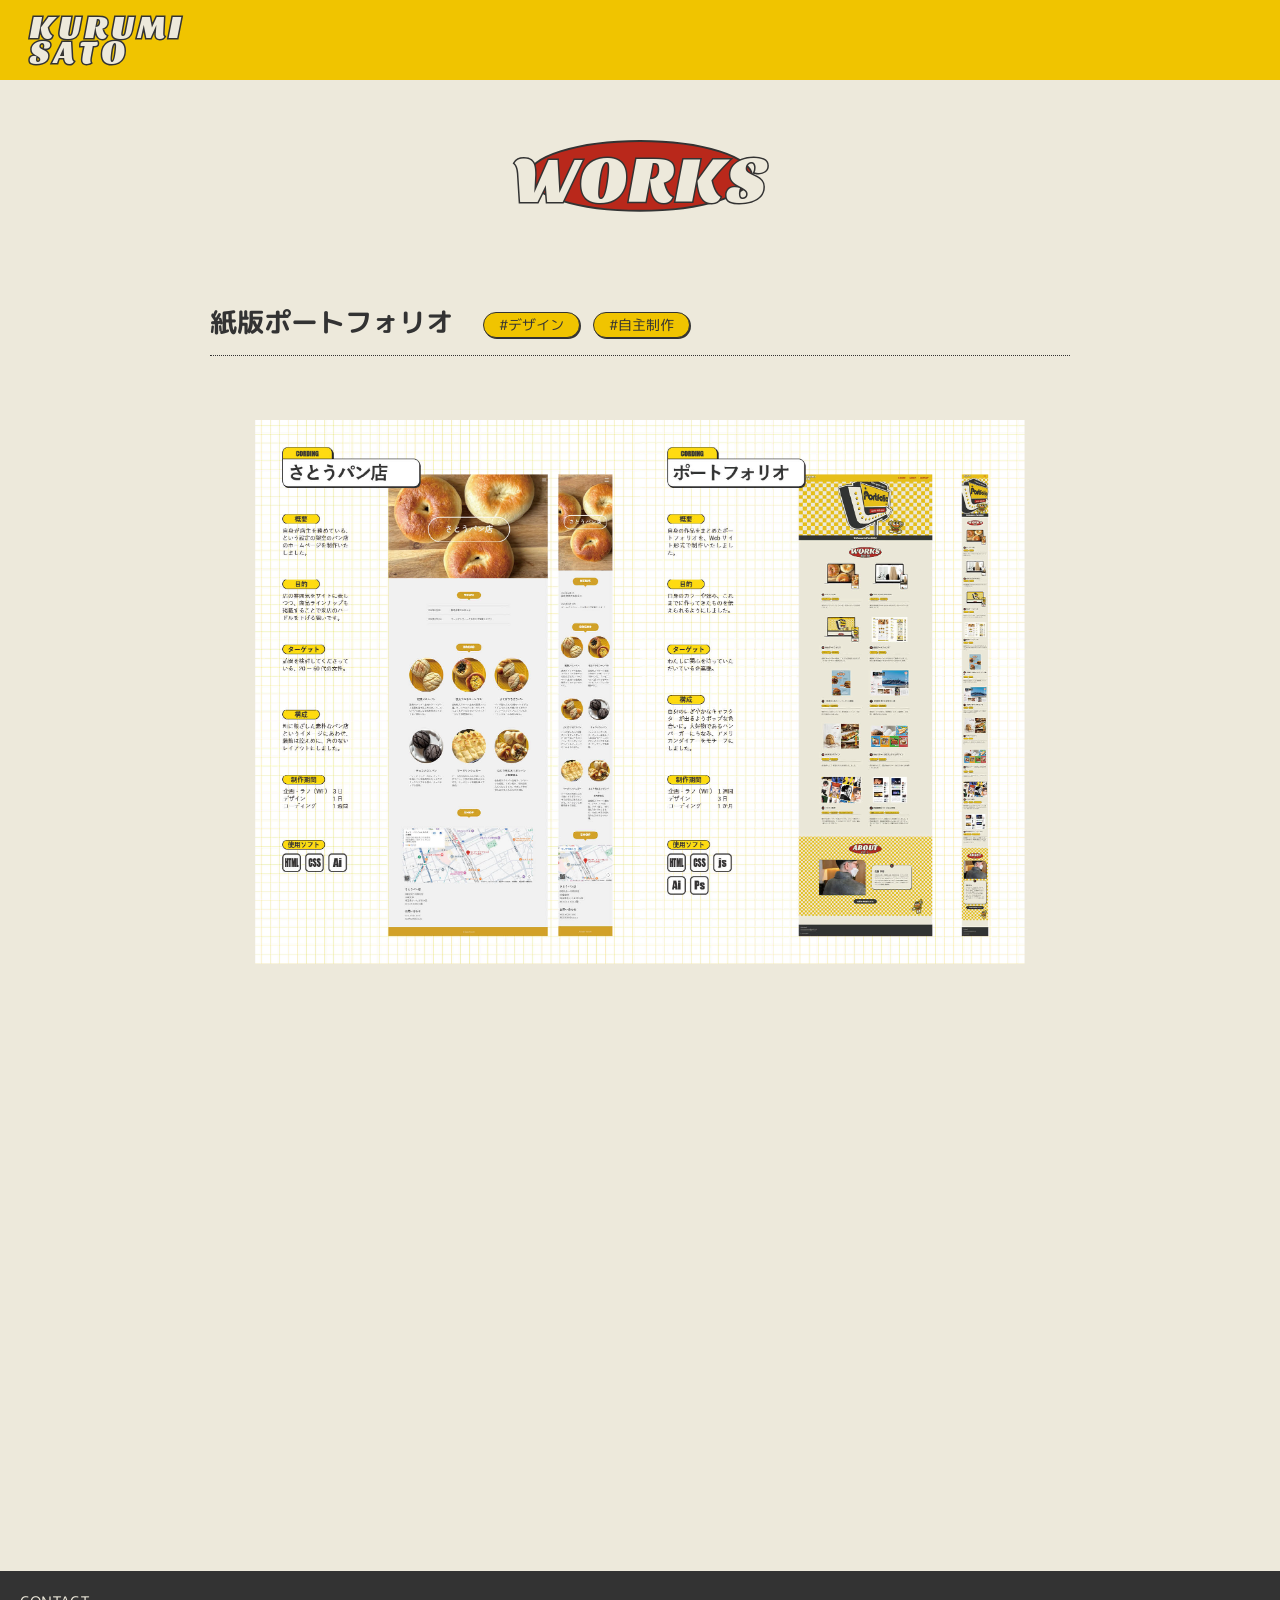
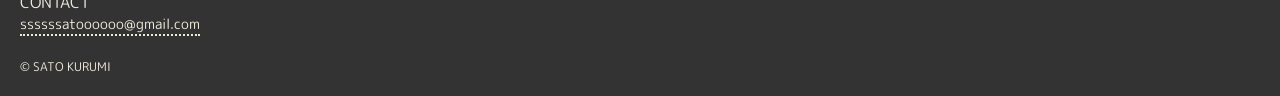
<file: works-myportffolio-paper.html>
<!DOCTYPE html>
<html lang="jp">

<head>
    <meta charset="UTF-8">
    <meta name="viewport" content="width=device-width, initial-scale=1.0">
    <!-- フォント -->
    <link rel="preconnect" href="https://fonts.googleapis.com">
    <link rel="preconnect" href="https://fonts.gstatic.com" crossorigin>
    <link
        href="https://fonts.googleapis.com/css2?family=Anton&family=M+PLUS+Rounded+1c&family=Sansita:ital,wght@0,400;0,700;0,800;0,900;1,400;1,700;1,800;1,900&display=swap"
        rel="stylesheet">
    <!-- ページタイトル -->
    <title>紙版ポートフォリオ - Portfolio</title>
    <meta name="description" content="佐藤 来海のポートフォリオ">
    <link rel="icon" href="img/favicon.webp">
    <link href="css/slick.css" rel="stylesheet">
    <link href="css/slick-theme.css" rel="stylesheet">
    <link href="css/aos.css" rel="stylesheet">
    <link href="css/style.css" rel="stylesheet">
</head>

<body>
    <!-- ローディング画面 -->
    <!-- <div id="loader">
        <div class="hamburger">
            <div class="part bun-top"></div>
            <div class="part tomato"></div>
            <div class="part meat"></div>
            <div class="part letus"></div>
            <div class="part bun-bottom"></div>
        </div>
    </div> -->

    <header>
        <!-- ↓↓↓h1とナビの箱↓↓↓ -->
        <div id="header-unit">
            <!-- ↓左上の名前↓ -->
            <a href="index.html">
                <h1>KURUMI<br>SATO</h1>
            </a>
            <!-- <nav id="nav-menu">
                <ul class="main-nav">
                    <li><a href="#works">WORKS</a></li>
                    <li><a href="about.html">ABOUT</a></li>
                    <li><a href="#contact">CONTACT</a></li>
                </ul>
            </nav> -->
        </div>
    </header>

    <main>
        <article id="works-page">
            <h1>WORKS</h1>
            <div class="title-unit">
                <h2>紙版ポートフォリオ</h2>
                <div class="work-tag-unit">
                    <p class="work-tag">#デザイン</p>
                    <p class="work-tag">#自主制作</p>
                </div>
            </div>
            <figure><img src="img/paper-portfolio.webp"></figure>
            <div data-aos="fade-up">
                <div class="works-text-unit">
                    <h3>概要</h3>
                    <p>自身の作品をまとめたポートフォリオを、紙媒体にて制作いたしました。</p>
                </div>

                <div class="works-text-unit">
                    <h3>目的</h3>
                    <p>就職活動をおこなううえで、自身のカラーや強み、これまでに作ってきたものを伝えられるようにしました。</p>
                </div>

                <div class="works-text-unit">
                    <h3>ターゲット</h3>
                    <p>わたしに関心を持っていただいている企業様。</p>
                </div>

                <div class="works-text-unit">
                    <h3>デザイン</h3>
                    <p>Web版のポートフォリオではコントラストのハッキリしたにぎやかな色合いやデザインにしましたので、紙版では白をベースにしたややシンプルなデザインにしました。Webと紙の二刀流になりたい！
                        という願いを込め、地には普段使用しているノートと同様の方眼を敷き、全体的なデザインはPCのフォルダのようなデザインにしました。
                    </p>
                </div>

                <div class="works-text-unit">
                    <h3>制作期間</h3>
                    <dl>
                        <div class="works-text-sche">
                            <dt>ラフ・レイアウト</dt>
                            <dd>2日</dd>
                        </div>
                        <div class="works-text-sche">
                            <dt>原稿執筆</dt>
                            <dd>3日</dd>
                        </div>
                    </dl>
                </div>

                <div class="works-text-unit">
                    <h3>使用ツール</h3>
                    <p>InDesign　Illustrator　Photoshop</p>
                </div>
            </div>
        </article>
    </main>

    <footer id="contact">
        <p>CONTACT</p>
        <!-- ↓メアド↓ -->
        <address>ssssssatoooooo@gmail.com</address>
        <p><small>&copy; SATO KURUMI</small></p>
    </footer>

    <script src="https://cdnjs.cloudflare.com/ajax/libs/jquery/3.7.1/jquery.min.js"
        integrity="sha512-v2CJ7UaYy4JwqLDIrZUI/4hqeoQieOmAZNXBeQyjo21dadnwR+8ZaIJVT8EE2iyI61OV8e6M8PP2/4hpQINQ/g=="
        crossorigin="anonymous" referrerpolicy="no-referrer"></script>
    <!-- slick.jsプラグイン -->
    <script src="js/slick.min.js"></script>
    <!-- イニシャライズ -->
    <script>
        $('.slider').slick({
            autoplay: true,
            infinity: true,
            dots: true,
            speed: 1000,
            autoplaySpeed: 1200,
            centerMode: true,
            centerPadding: '20%'
        });
    </script>
    <!--AOAイニシャライズ-->
    <script src="js/aos.js"></script>
    <script>AOS.init();</script>
    <script>
        // ローディング
        window.addEventListener('load', function () {
            const loader = document.getElementById('loader');

            setTimeout(function () {
                loader.style.transition = 'opacity 0.6s ease';
                loader.style.opacity = '0';

                setTimeout(function () {
                    loader.style.display = 'none';
                }, 600);

            }, 1500);
        });

        // ハンバーガーメニュー
        const btn = document.getElementById('hamburger-btn');
        const menu = document.getElementById('main-nav');

        btn.addEventListener('click', () => {
            btn.classList.toggle('active');
            menu.classList.toggle('active');
        });
    </script>

</body>

</html>
</file>
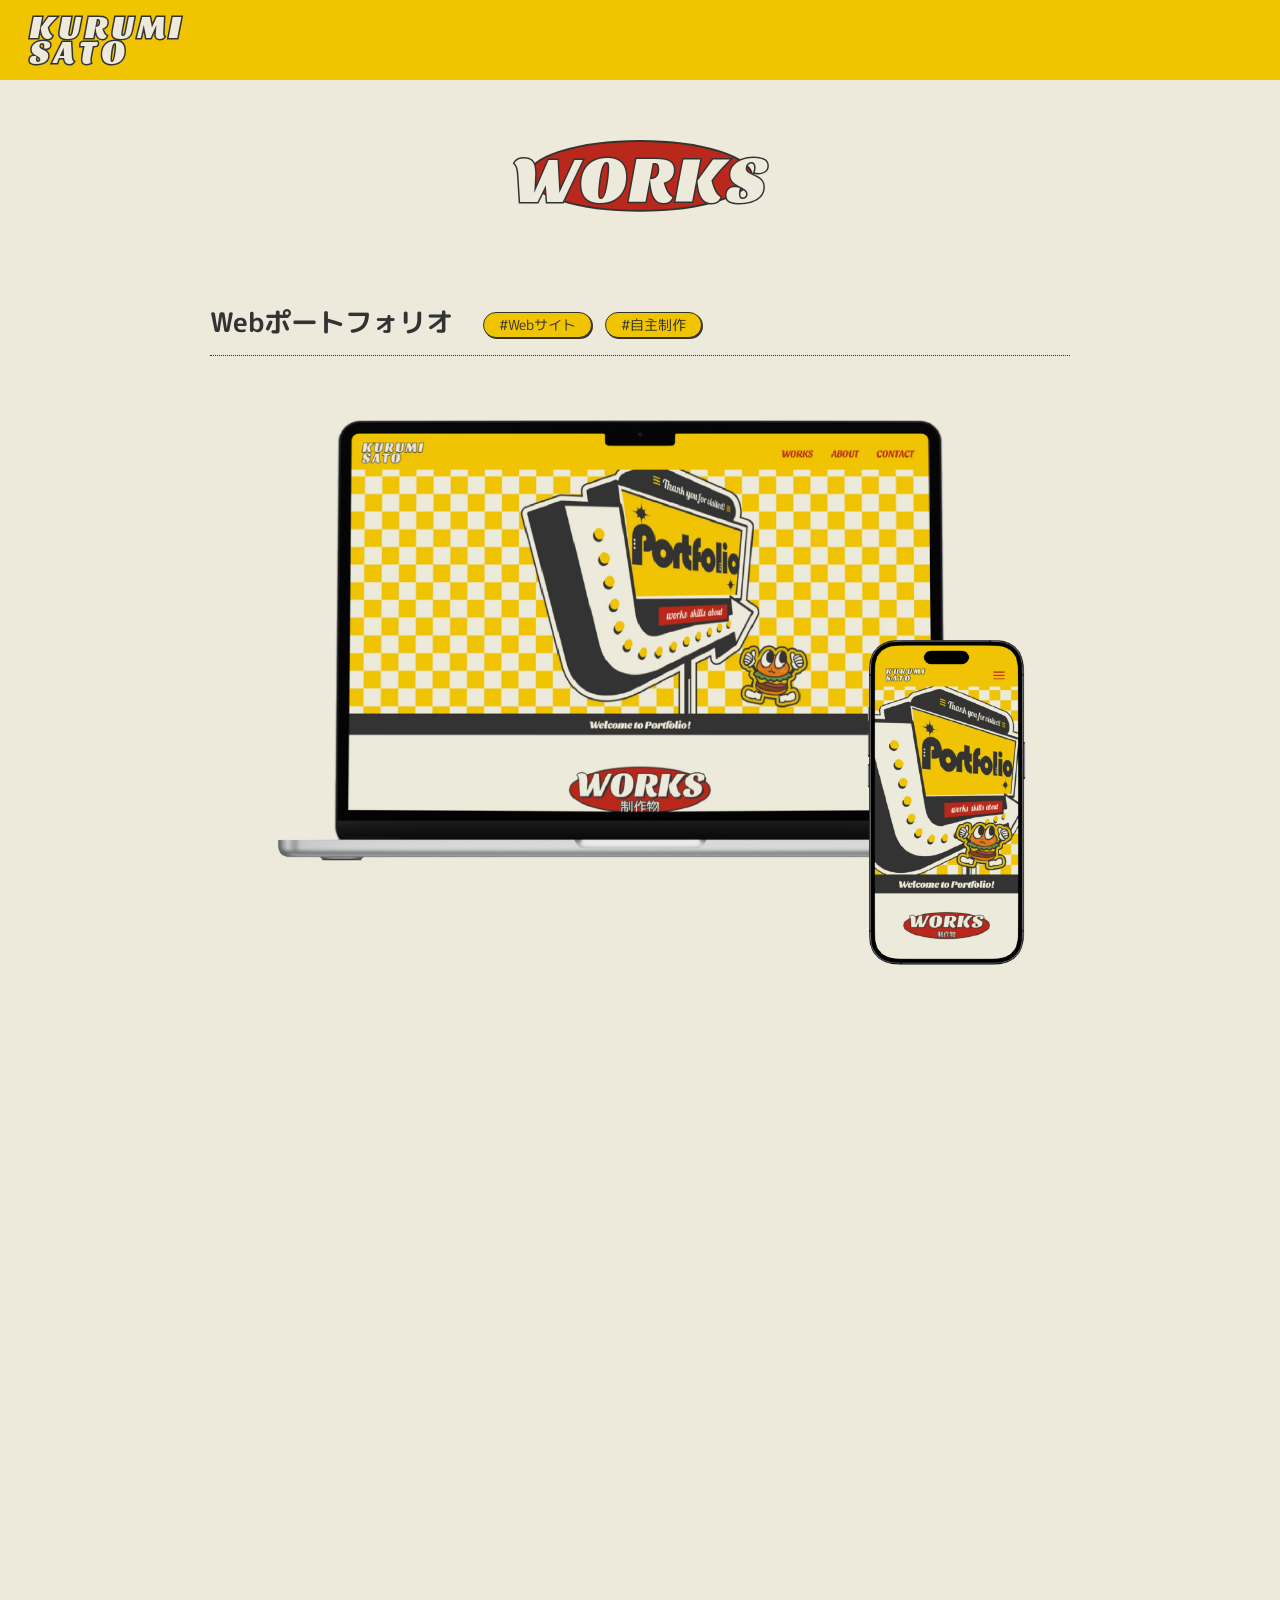
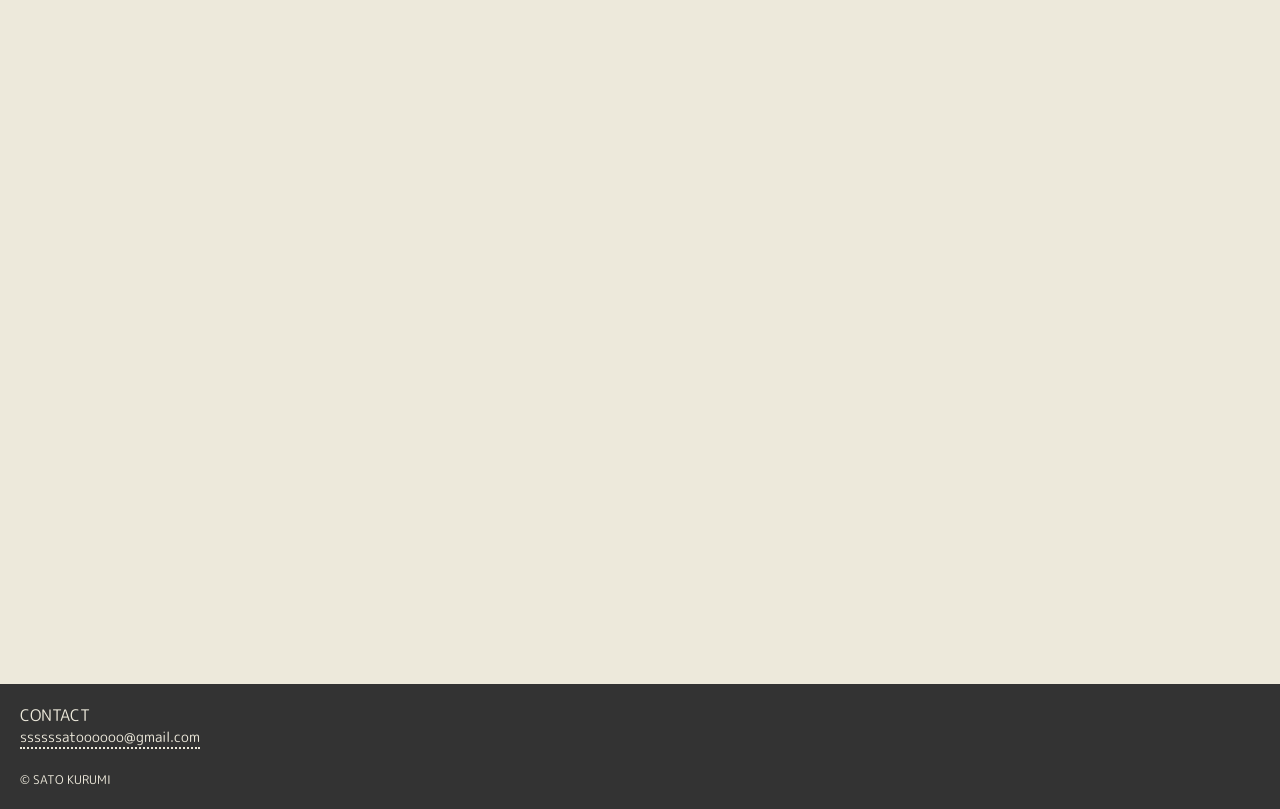
<file: works-myportffolio.html>
<!DOCTYPE html>
<html lang="jp">

<head>
    <meta charset="UTF-8">
    <meta name="viewport" content="width=device-width, initial-scale=1.0">
    <!-- フォント -->
    <link rel="preconnect" href="https://fonts.googleapis.com">
    <link rel="preconnect" href="https://fonts.gstatic.com" crossorigin>
    <link
        href="https://fonts.googleapis.com/css2?family=Anton&family=M+PLUS+Rounded+1c&family=Sansita:ital,wght@0,400;0,700;0,800;0,900;1,400;1,700;1,800;1,900&display=swap"
        rel="stylesheet">
    <!-- ページタイトル -->
    <title>Webポートフォリオ - Portfolio</title>
    <meta name="description" content="佐藤 来海のポートフォリオ">
    <link rel="icon" href="img/favicon.webp">
    <link href="css/slick.css" rel="stylesheet">
    <link href="css/slick-theme.css" rel="stylesheet">
    <link href="css/aos.css" rel="stylesheet">
    <link href="css/style.css" rel="stylesheet">
</head>

<body>
    <!-- ローディング画面 -->
    <!-- <div id="loader">
        <div class="hamburger">
            <div class="part bun-top"></div>
            <div class="part tomato"></div>
            <div class="part meat"></div>
            <div class="part letus"></div>
            <div class="part bun-bottom"></div>
        </div>
    </div> -->

    <header>
        <!-- ↓↓↓h1とナビの箱↓↓↓ -->
        <div id="header-unit">
            <!-- ↓左上の名前↓ -->
            <a href="index.html">
                <h1>KURUMI<br>SATO</h1>
            </a>
            <!-- <nav id="nav-menu">
                <ul class="main-nav">
                    <li><a href="#works">WORKS</a></li>
                    <li><a href="about.html">ABOUT</a></li>
                    <li><a href="#contact">CONTACT</a></li>
                </ul>
            </nav> -->
        </div>
    </header>

    <main>
        <article id="works-page">
            <h1>WORKS</h1>
            <div class="title-unit">
                <h2>Webポートフォリオ</h2>
                <div class="work-tag-unit">
                    <p class="work-tag">#Webサイト</p>
                    <p class="work-tag">#自主制作</p>
                </div>
            </div>
            <figure><img src="img/mokup-11.webp"></figure>
            <div data-aos="fade-up">
                <div class="works-text-unit">
                    <h3>概要</h3>
                    <p>自身の作品をまとめたポートフォリオを制作いたしました。</p>
                </div>

                <div class="works-text-unit">
                    <h3>目的</h3>
                    <p>就職活動をおこなううえで、自身のカラーや強み、これまでに作ってきたものを伝えられるようにしました。</p>
                </div>

                <div class="works-text-unit">
                    <h3>ターゲット</h3>
                    <p>わたしに関心を持っていただいている企業様。</p>
                </div>

                <div class="works-text-unit">
                    <h3>デザイン</h3>
                    <p>わたし自身がにぎやかな人間なので、あまりシンプルにはせず、メインカラーもあえて多用するようなレイアウトにしました。また、自身が好きなハンバーガーから着想を得て、アメリカンダイナーをモチーフに全体的に構成しています。
                    </p>
                </div>

                <div class="works-text-unit">
                    <h3>制作期間</h3>
                    <dl>
                        <div class="works-text-sche">
                            <dt>企画・ラフ（WF）</dt>
                            <dd>1週間</dd>
                        </div>
                        <div class="works-text-sche">
                            <dt>デザイン</dt>
                            <dd>3日</dd>
                        </div>
                        <div class="works-text-sche">
                            <dt>コーディング</dt>
                            <dd>1か月</dd>
                        </div>
                    </dl>
                </div>

                <div class="works-text-unit">
                    <h3>使用ツール</h3>
                    <p>VScode　Figma　Illustrator　Photoshop　Affinity　Procreate</p>
                </div>

                <div class="works-color">
                    <span class="color-1" style="background-color:#F0C400;"></span>
                    <p>#F0C400</p>
                </div>
                <div class="works-color">
                    <span class="color-2" style="background-color:#B9281B;"></span>
                    <p>#B9281B</p>
                </div>
                <div class="works-color">
                    <span class="color-3" style="background-color:#333333;"></span>
                    <p>#333333</p>
                </div>
            </div>

            <div class="captcha" data-aos="fade-up">
                <figure class="captcha-pc"><img src="img/portfolio-pc.webp"></figure>
                <figure class="captcha-sp"><img src="img/portfolio-sp.webp"></figure>
            </div>

        </article>
    </main>

    <footer id="contact">
        <p>CONTACT</p>
        <!-- ↓メアド↓ -->
        <address>ssssssatoooooo@gmail.com</address>
        <p><small>&copy; SATO KURUMI</small></p>
    </footer>

    <script src="https://cdnjs.cloudflare.com/ajax/libs/jquery/3.7.1/jquery.min.js"
        integrity="sha512-v2CJ7UaYy4JwqLDIrZUI/4hqeoQieOmAZNXBeQyjo21dadnwR+8ZaIJVT8EE2iyI61OV8e6M8PP2/4hpQINQ/g=="
        crossorigin="anonymous" referrerpolicy="no-referrer"></script>
    <!-- slick.jsプラグイン -->
    <script src="js/slick.min.js"></script>
    <!-- イニシャライズ -->
    <script>
        $('.slider').slick({
            autoplay: true,
            infinity: true,
            dots: true,
            speed: 1000,
            autoplaySpeed: 1200,
            centerMode: true,
            centerPadding: '20%'
        });
    </script>
    <!--AOAイニシャライズ-->
    <script src="js/aos.js"></script>
    <script>AOS.init();</script>
    <script>
        // ローディング
        window.addEventListener('load', function () {
            const loader = document.getElementById('loader');

            setTimeout(function () {
                loader.style.transition = 'opacity 0.6s ease';
                loader.style.opacity = '0';

                setTimeout(function () {
                    loader.style.display = 'none';
                }, 600);

            }, 1500);
        });

        // ハンバーガーメニュー
        const btn = document.getElementById('hamburger-btn');
        const menu = document.getElementById('main-nav');

        btn.addEventListener('click', () => {
            btn.classList.toggle('active');
            menu.classList.toggle('active');
        });
    </script>

</body>

</html>
</file>
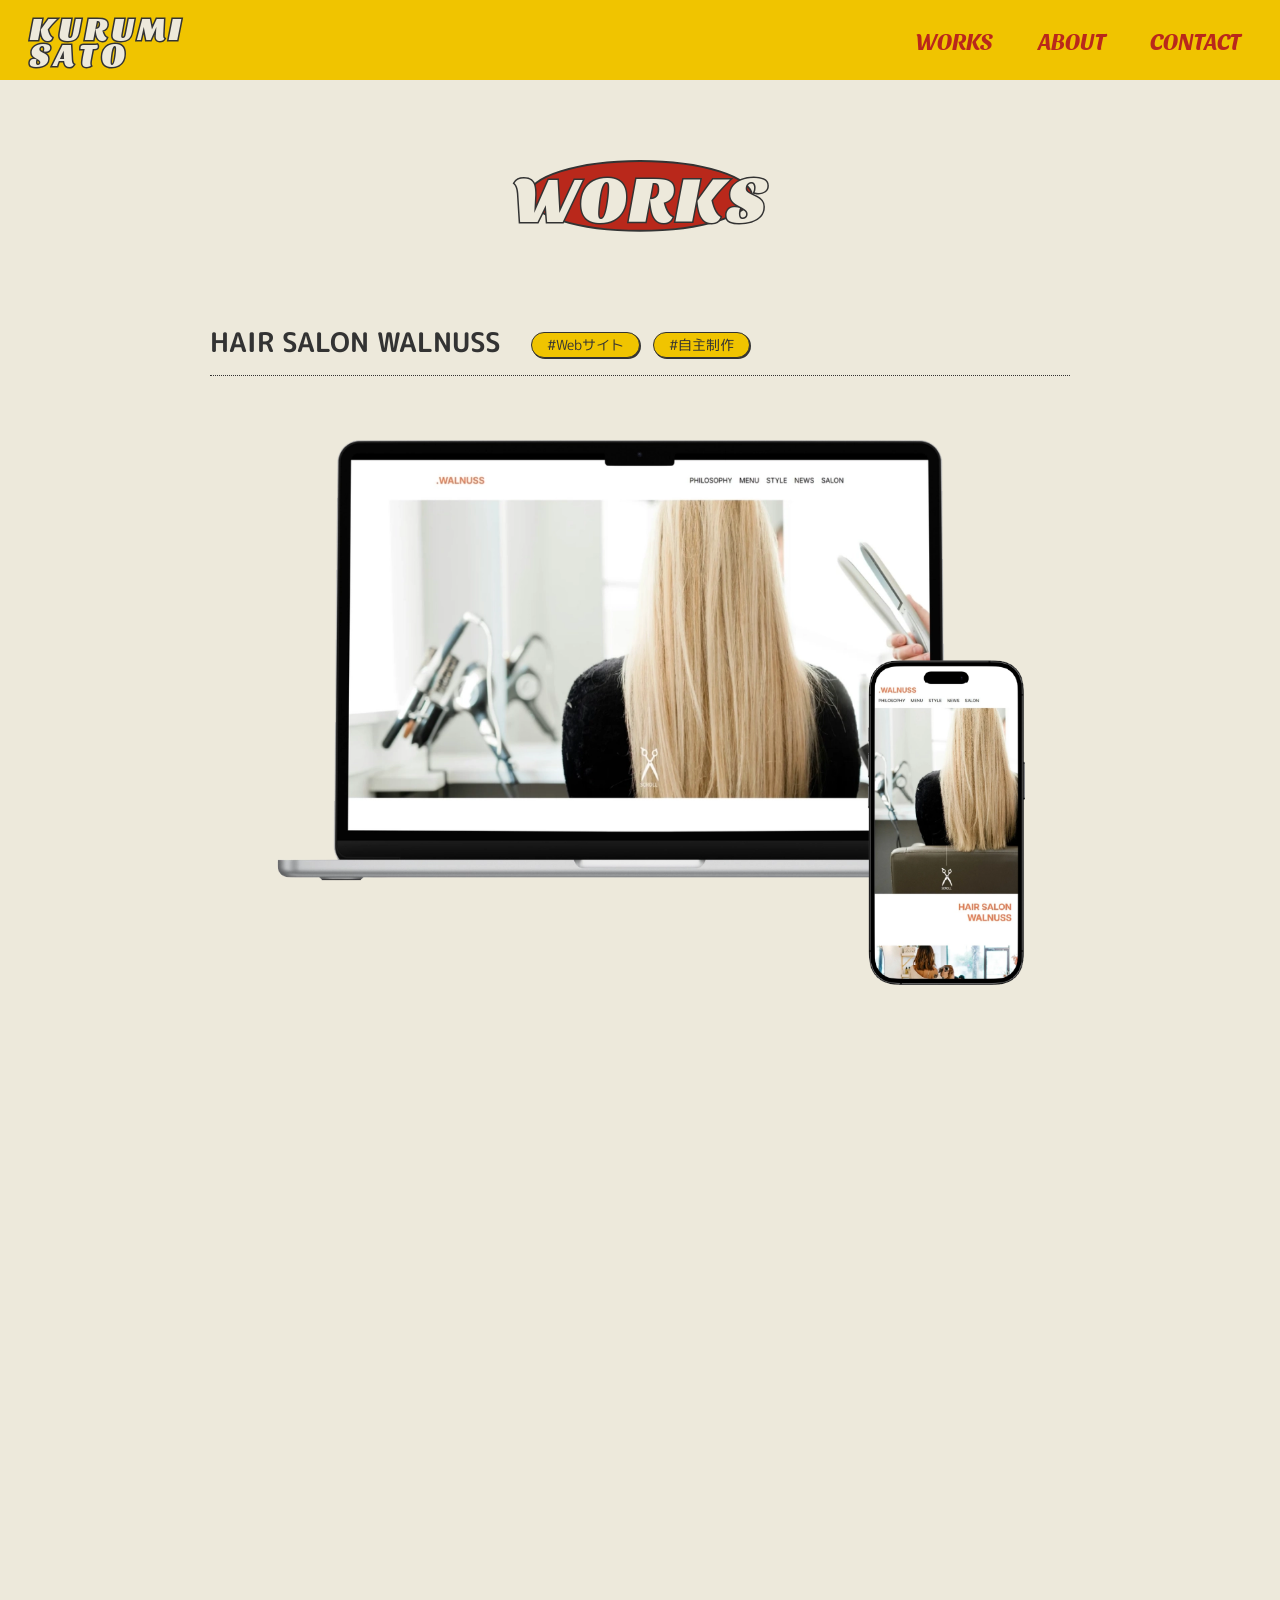
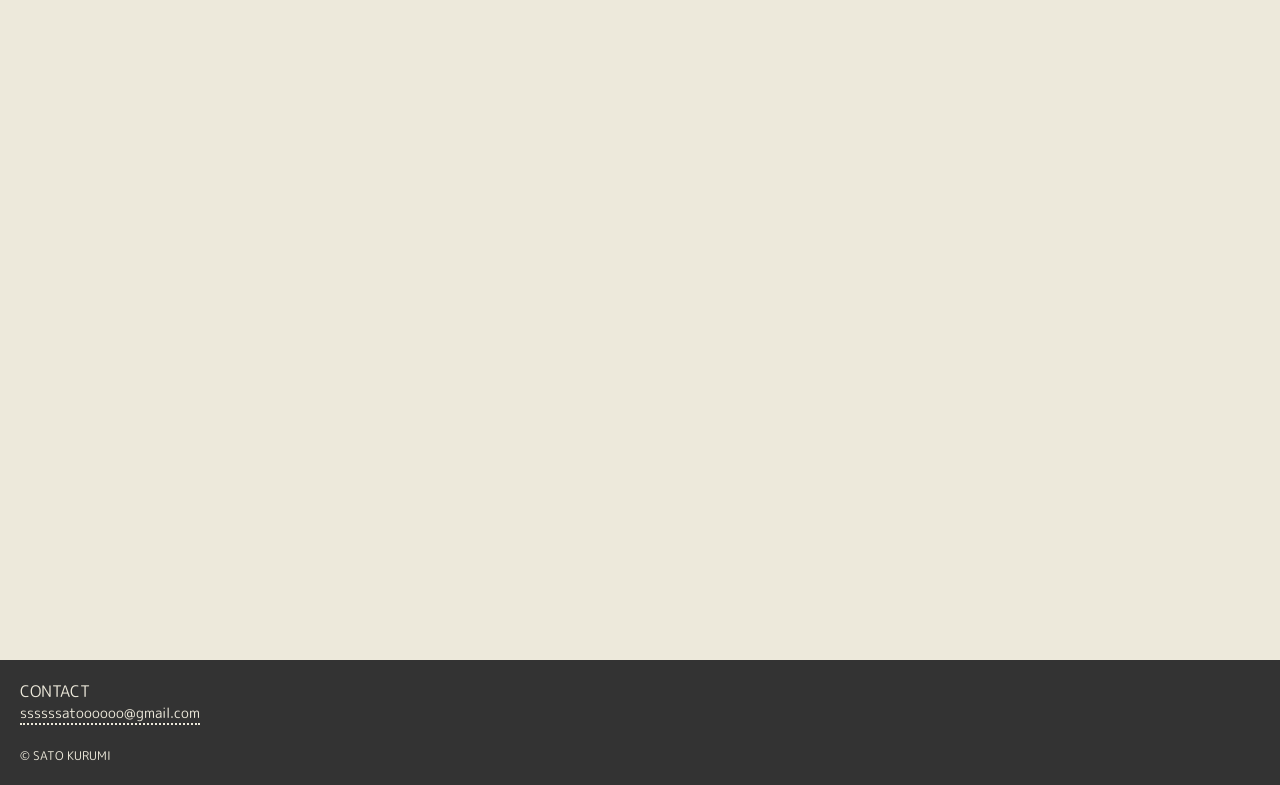
<file: works-salonwalnuss.html>
<!DOCTYPE html>
<html lang="jp">

<head>
    <meta charset="UTF-8">
    <meta name="viewport" content="width=device-width, initial-scale=1.0">
    <!-- フォント -->
    <link rel="preconnect" href="https://fonts.googleapis.com">
    <link rel="preconnect" href="https://fonts.gstatic.com" crossorigin>
    <link
        href="https://fonts.googleapis.com/css2?family=Anton&family=M+PLUS+Rounded+1c&family=Sansita:ital,wght@0,400;0,700;0,800;0,900;1,400;1,700;1,800;1,900&display=swap"
        rel="stylesheet">
    <!-- ページタイトル -->
    <title>HAIR SALON WALNUSS - Portfolio</title>
    <meta name="description" content="佐藤 来海のポートフォリオ">
    <link rel="icon" href="img/favicon.webp">
    <link href="css/slick.css" rel="stylesheet">
    <link href="css/slick-theme.css" rel="stylesheet">
    <link href="css/aos.css" rel="stylesheet">
    <link href="css/style.css" rel="stylesheet">
</head>

<body>
    <!-- ローディング画面 -->
    <!-- <div id="loader">
        <div class="hamburger">
            <div class="part bun-top"></div>
            <div class="part tomato"></div>
            <div class="part meat"></div>
            <div class="part letus"></div>
            <div class="part bun-bottom"></div>
        </div>
    </div> -->]

    <header>
        <!-- ↓↓↓h1とナビの箱↓↓↓ -->
        <div id="header-unit">
            <!-- ↓左上の名前↓ -->
            <h1>KURUMI<br>SATO</h1>
            <nav id="nav-menu">
                <ul class="main-nav">
                    <li><a href="#works">WORKS</a></li>
                    <li><a href="about.html">ABOUT</a></li>
                    <li><a href="#contact">CONTACT</a></li>
                </ul>
            </nav>
        </div>
    </header>

    <main>
        <article id="works-page">
            <h1>WORKS</h1>
            <div class="title-unit">
                <h2>HAIR SALON WALNUSS</h2>
                <div class="work-tag-unit">
                    <p class="work-tag">#Webサイト</p>
                    <p class="work-tag">#自主制作</p>
                </div>
            </div>
            <figure><img src="img/mokup-10.webp"></figure>
            <div data-aos="fade-up">
                <div class="works-text-unit">
                    <h3>概要</h3>
                    <p>架空のヘアサロン「HAIR SALON WALNUSS」のホームページを制作いたしました。</p>
                </div>

                <div class="works-text-unit">
                    <h3>目的</h3>
                    <p>開店間もないため、集客を増やす狙い。どういった方針の店舗なのか、どんな価格帯なのか、過去にどんなスタイルを手掛けているのかがパッとコンパクトにわかるようにしました。</p>
                </div>

                <div class="works-text-unit">
                    <h3>ターゲット</h3>
                    <p>20代～40代の、ヘアスタイルに関心がある女性。</p>
                </div>

                <div class="works-text-unit">
                    <h3>デザイン</h3>
                    <p>シンプルにまとめつつ、ポップな色味で楽しげな雰囲気を出しました。また、見出しの位置をズらすことで、視線を誘導する狙いがあります。</p>
                </div>

                <div class="works-text-unit">
                    <h3>制作期間</h3>
                    <dl>
                        <div class="works-text-sche">
                            <dt>企画・ラフ（WF）</dt>
                            <dd>1日</dd>
                        </div>
                        <div class="works-text-sche">
                            <dt>デザイン</dt>
                            <dd>1日</dd>
                        </div>
                        <div class="works-text-sche">
                            <dt>コーディング</dt>
                            <dd>3日</dd>
                        </div>
                    </dl>
                </div>

                <div class="works-text-unit">
                    <h3>使用ツール</h3>
                    <p>VScode　Illustrator　Figma</p>
                </div>

                <div class="works-color">
                    <span class="color-1" style="background-color:#fff;"></span>
                    <p>#ffffff</p>
                </div>
                <div class="works-color">
                    <span class="color-2" style="background-color:#ED784A;"></span>
                    <p>#ED784A</p>
                </div>
                <div class="works-color">
                    <span class="color-3" style="background-color:#000;"></span>
                    <p>#000000</p>
                </div>
            </div>

            <div class="captcha" data-aos="fade-up">
                <figure class="captcha-pc"><img src="img/walnuss-cap-pc.jpg"></figure>
                <figure class="captcha-sp"><img src="img/walnuss-cap-sp.png"></figure>
            </div>
        </article>
    </main>

    <footer id="contact">
        <p>CONTACT</p>
        <!-- ↓メアド↓ -->
        <address>ssssssatoooooo@gmail.com</address>
        <p><small>&copy; SATO KURUMI</small></p>
    </footer>

    <script src="https://cdnjs.cloudflare.com/ajax/libs/jquery/3.7.1/jquery.min.js"
        integrity="sha512-v2CJ7UaYy4JwqLDIrZUI/4hqeoQieOmAZNXBeQyjo21dadnwR+8ZaIJVT8EE2iyI61OV8e6M8PP2/4hpQINQ/g=="
        crossorigin="anonymous" referrerpolicy="no-referrer"></script>
    <!-- slick.jsプラグイン -->
    <script src="js/slick.min.js"></script>
    <!-- イニシャライズ -->
    <script>
        $('.slider').slick({
            autoplay: true,
            infinity: true,
            dots: true,
            speed: 1000,
            autoplaySpeed: 1200,
            centerMode: true,
            centerPadding: '20%'
        });
    </script>
    <!--AOAイニシャライズ-->
    <script src="js/aos.js"></script>
    <script>AOS.init();</script>
    <script>
        // ローディング
        window.addEventListener('load', function () {
            const loader = document.getElementById('loader');

            setTimeout(function () {
                loader.style.transition = 'opacity 0.6s ease';
                loader.style.opacity = '0';

                setTimeout(function () {
                    loader.style.display = 'none';
                }, 600);

            }, 1500);
        });

        // ハンバーガーメニュー
        const btn = document.getElementById('hamburger-btn');
        const menu = document.getElementById('main-nav');

        btn.addEventListener('click', () => {
            btn.classList.toggle('active');
            menu.classList.toggle('active');
        });
    </script>

</body>

</html>
</file>
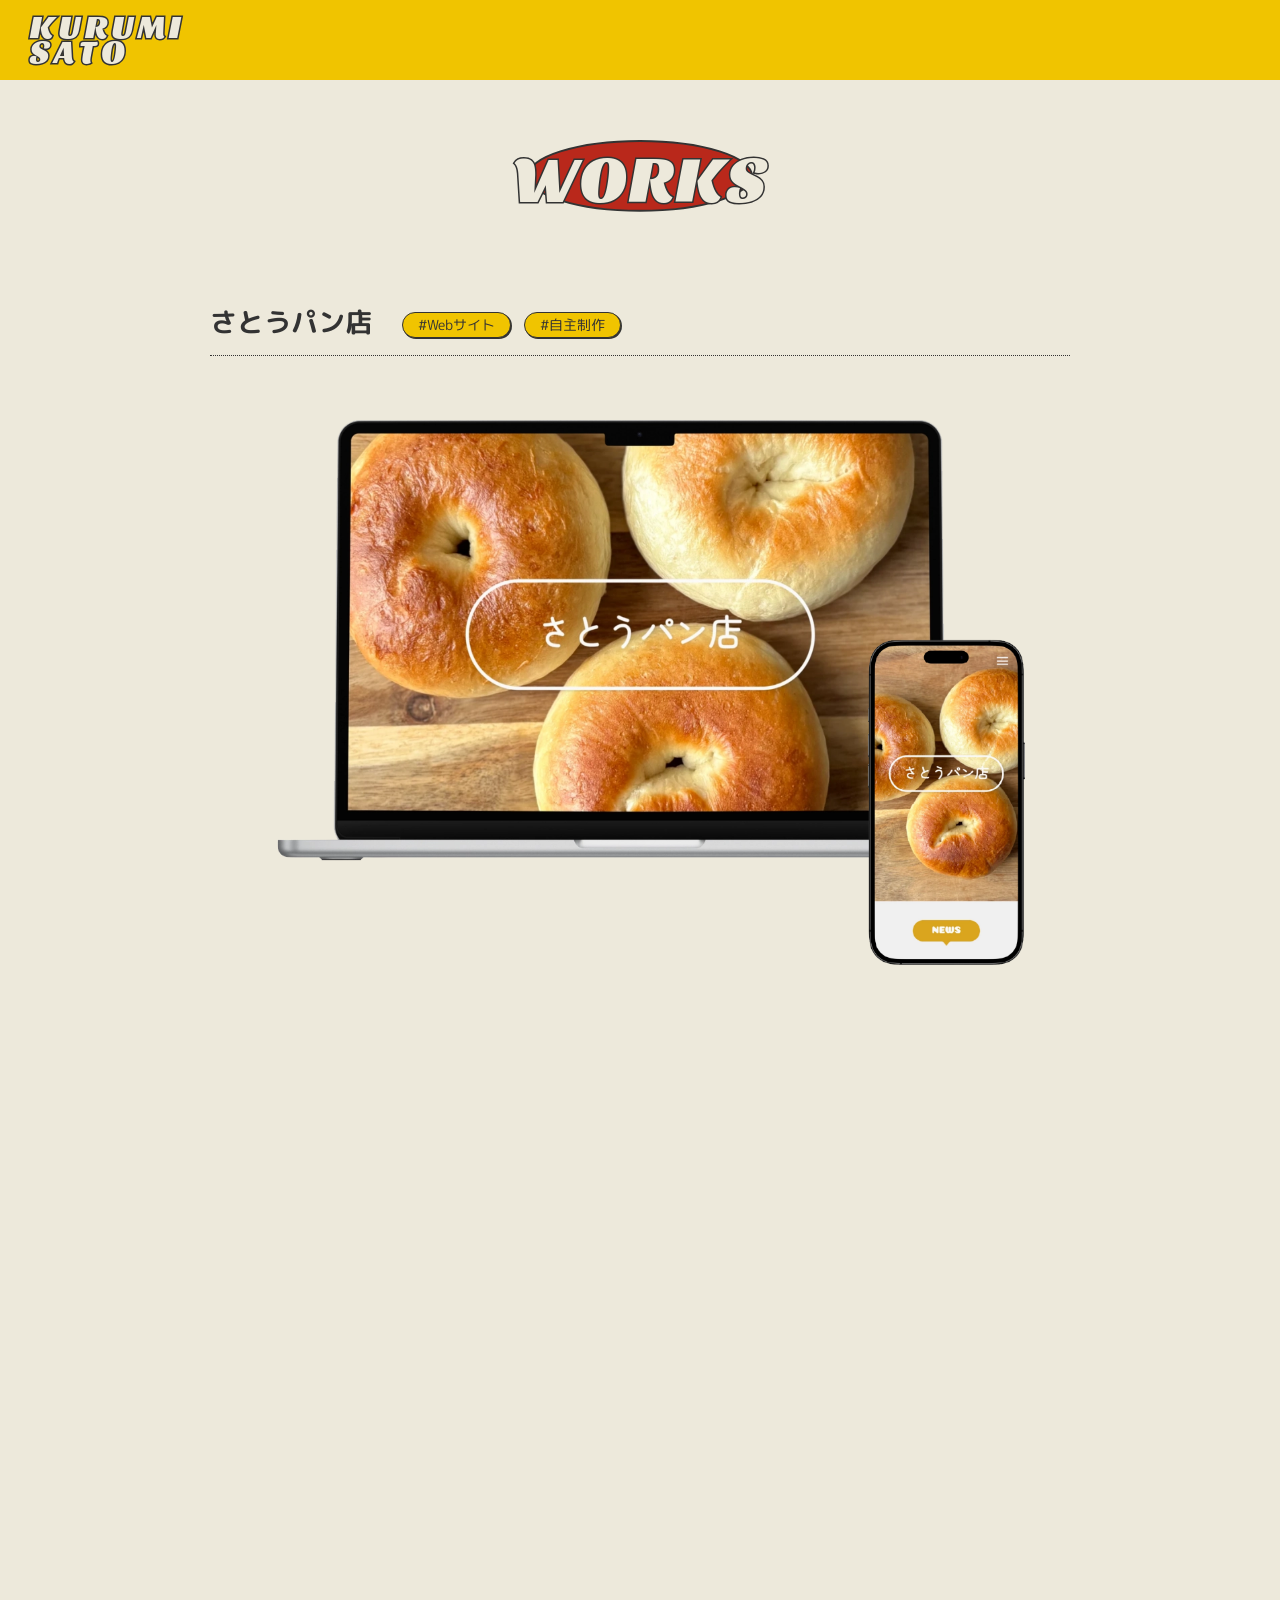
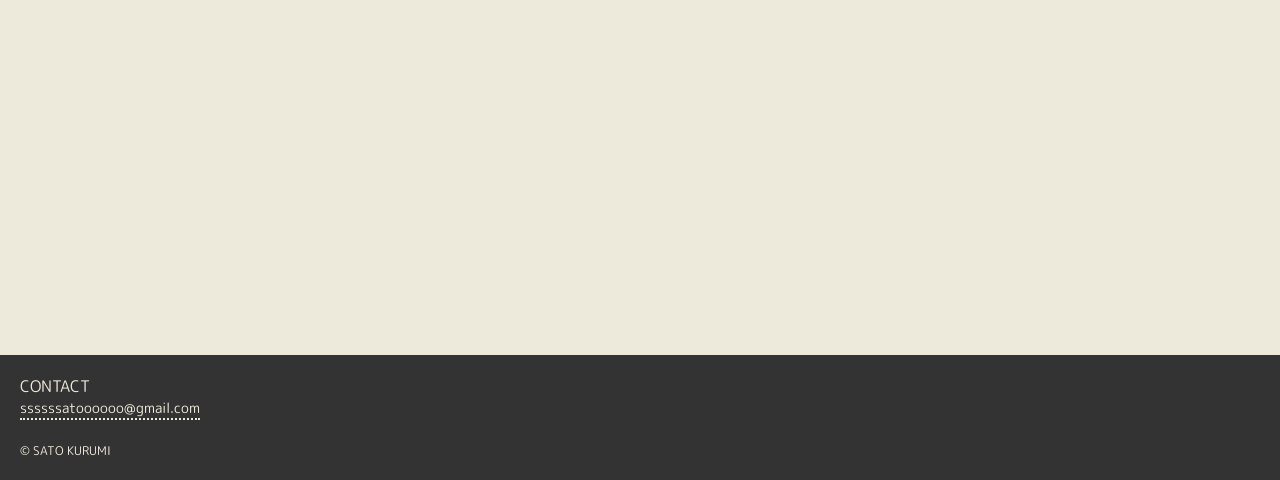
<file: works-satopanten.html>
<!DOCTYPE html>
<html lang="jp">

<head>
    <meta charset="UTF-8">
    <meta name="viewport" content="width=device-width, initial-scale=1.0">
    <!-- フォント -->
    <link rel="preconnect" href="https://fonts.googleapis.com">
    <link rel="preconnect" href="https://fonts.gstatic.com" crossorigin>
    <link
        href="https://fonts.googleapis.com/css2?family=Anton&family=M+PLUS+Rounded+1c&family=Sansita:ital,wght@0,400;0,700;0,800;0,900;1,400;1,700;1,800;1,900&display=swap"
        rel="stylesheet">
    <!-- ページタイトル -->
    <title>さとうパン店 - Portfolio</title>
    <meta name="description" content="佐藤 来海のポートフォリオ">
    <link rel="icon" href="img/favicon.webp">
    <link href="css/slick.css" rel="stylesheet">
    <link href="css/slick-theme.css" rel="stylesheet">
    <link href="css/aos.css" rel="stylesheet">
    <link href="css/style.css" rel="stylesheet">
</head>

<body>
    <!-- ローディング画面 -->
    <!-- <div id="loader">
        <div class="hamburger">
            <div class="part bun-top"></div>
            <div class="part tomato"></div>
            <div class="part meat"></div>
            <div class="part letus"></div>
            <div class="part bun-bottom"></div>
        </div>
    </div> -->

    <header>
        <!-- ↓↓↓h1とナビの箱↓↓↓ -->
        <div id="header-unit">
            <!-- ↓左上の名前↓ -->
            <a href="index.html">
                <h1>KURUMI<br>SATO</h1>
            </a>
            <!-- <nav id="nav-menu">
                <ul class="main-nav">
                    <li><a href="#works">WORKS</a></li>
                    <li><a href="about.html">ABOUT</a></li>
                    <li><a href="#contact">CONTACT</a></li>
                </ul>
            </nav> -->
        </div>
    </header>

    <main>
        <article id="works-page">
            <h1>WORKS</h1>
            <div class="title-unit">
                <h2>さとうパン店</h2>
                <div class="work-tag-unit">
                    <p class="work-tag">#Webサイト</p>
                    <p class="work-tag">#自主制作</p>
                </div>
            </div>
            <figure><img src="img/mokup-09.webp"></figure>
            <div data-aos="fade-up">
                <div class="works-text-unit">
                    <h3>概要</h3>
                    <p>自身が店主を務めている、という架空のパン店のホームページを制作いたしました。</p>
                </div>

                <div class="works-text-unit">
                    <h3>目的</h3>
                    <p>個人経営のパン店はどんなものが売っているのかが伝わりにくい傾向があると感じたため、商品のラインナップがパッと見てわかるようにしました。</p>
                </div>

                <div class="works-text-unit">
                    <h3>ターゲット</h3>
                    <p>訪問を検討してくださっている、20～60代の女性。</p>
                </div>

                <div class="works-text-unit">
                    <h3>デザイン</h3>
                    <p>ファーストビューは一面をパンと店名で覆い、パン店であることがすぐわかるように。肩肘張ったような店ではなく、町に根ざした素朴なパン店というイメージにあわせ、装飾などは控えめに、角のないレイアウトにしました。
                    </p>
                </div>

                <div class="works-text-unit">
                    <h3>制作期間</h3>
                    <dl>
                        <div class="works-text-sche">
                            <dt>企画・ラフ（WF）</dt>
                            <dd>3日</dd>
                        </div>
                        <div class="works-text-sche">
                            <dt>デザイン</dt>
                            <dd>1日</dd>
                        </div>
                        <div class="works-text-sche">
                            <dt>コーディング</dt>
                            <dd>1週間</dd>
                        </div>
                    </dl>
                </div>

                <div class="works-text-unit">
                    <h3>使用ツール</h3>
                    <p>VScode　Figma　Illustrator　Photoshop</p>
                </div>

                <div class="works-color">
                    <span class="color-1" style="background-color:#f0f0f0;"></span>
                    <p>#f0f0f0</p>
                </div>
                <div class="works-color">
                    <span class="color-2" style="background-color:#daa520;"></span>
                    <p>#daa520</p>
                </div>
                <div class="works-color">
                    <span class="color-3" style="background-color:#333;"></span>
                    <p>#333333</p>
                </div>
            </div>

            <div class="captcha" data-aos="fade-up">
                <figure class="captcha-pc"><img src="img/satopanten-cap-pc.jpg"></figure>
                <figure class="captcha-sp"><img src="img/satopanten-cap-sp.jpg"></figure>
            </div>
        </article>
    </main>

    <footer id="contact">
        <p>CONTACT</p>
        <!-- ↓メアド↓ -->
        <address>ssssssatoooooo@gmail.com</address>
        <p><small>&copy; SATO KURUMI</small></p>
    </footer>

    <script src="https://cdnjs.cloudflare.com/ajax/libs/jquery/3.7.1/jquery.min.js"
        integrity="sha512-v2CJ7UaYy4JwqLDIrZUI/4hqeoQieOmAZNXBeQyjo21dadnwR+8ZaIJVT8EE2iyI61OV8e6M8PP2/4hpQINQ/g=="
        crossorigin="anonymous" referrerpolicy="no-referrer"></script>
    <!-- slick.jsプラグイン -->
    <script src="js/slick.min.js"></script>
    <!-- イニシャライズ -->
    <script>
        $('.slider').slick({
            autoplay: true,
            infinity: true,
            dots: true,
            speed: 1000,
            autoplaySpeed: 1200,
            centerMode: true,
            centerPadding: '20%'
        });
    </script>
    <!--AOAイニシャライズ-->
    <script src="js/aos.js"></script>
    <script>AOS.init();</script>
    <script>
        // ローディング
        window.addEventListener('load', function () {
            const loader = document.getElementById('loader');

            setTimeout(function () {
                loader.style.transition = 'opacity 0.6s ease';
                loader.style.opacity = '0';

                setTimeout(function () {
                    loader.style.display = 'none';
                }, 600);

            }, 1500);
        });

        // ハンバーガーメニュー
        const btn = document.getElementById('hamburger-btn');
        const menu = document.getElementById('main-nav');

        btn.addEventListener('click', () => {
            btn.classList.toggle('active');
            menu.classList.toggle('active');
        });
    </script>

</body>

</html>
</file>
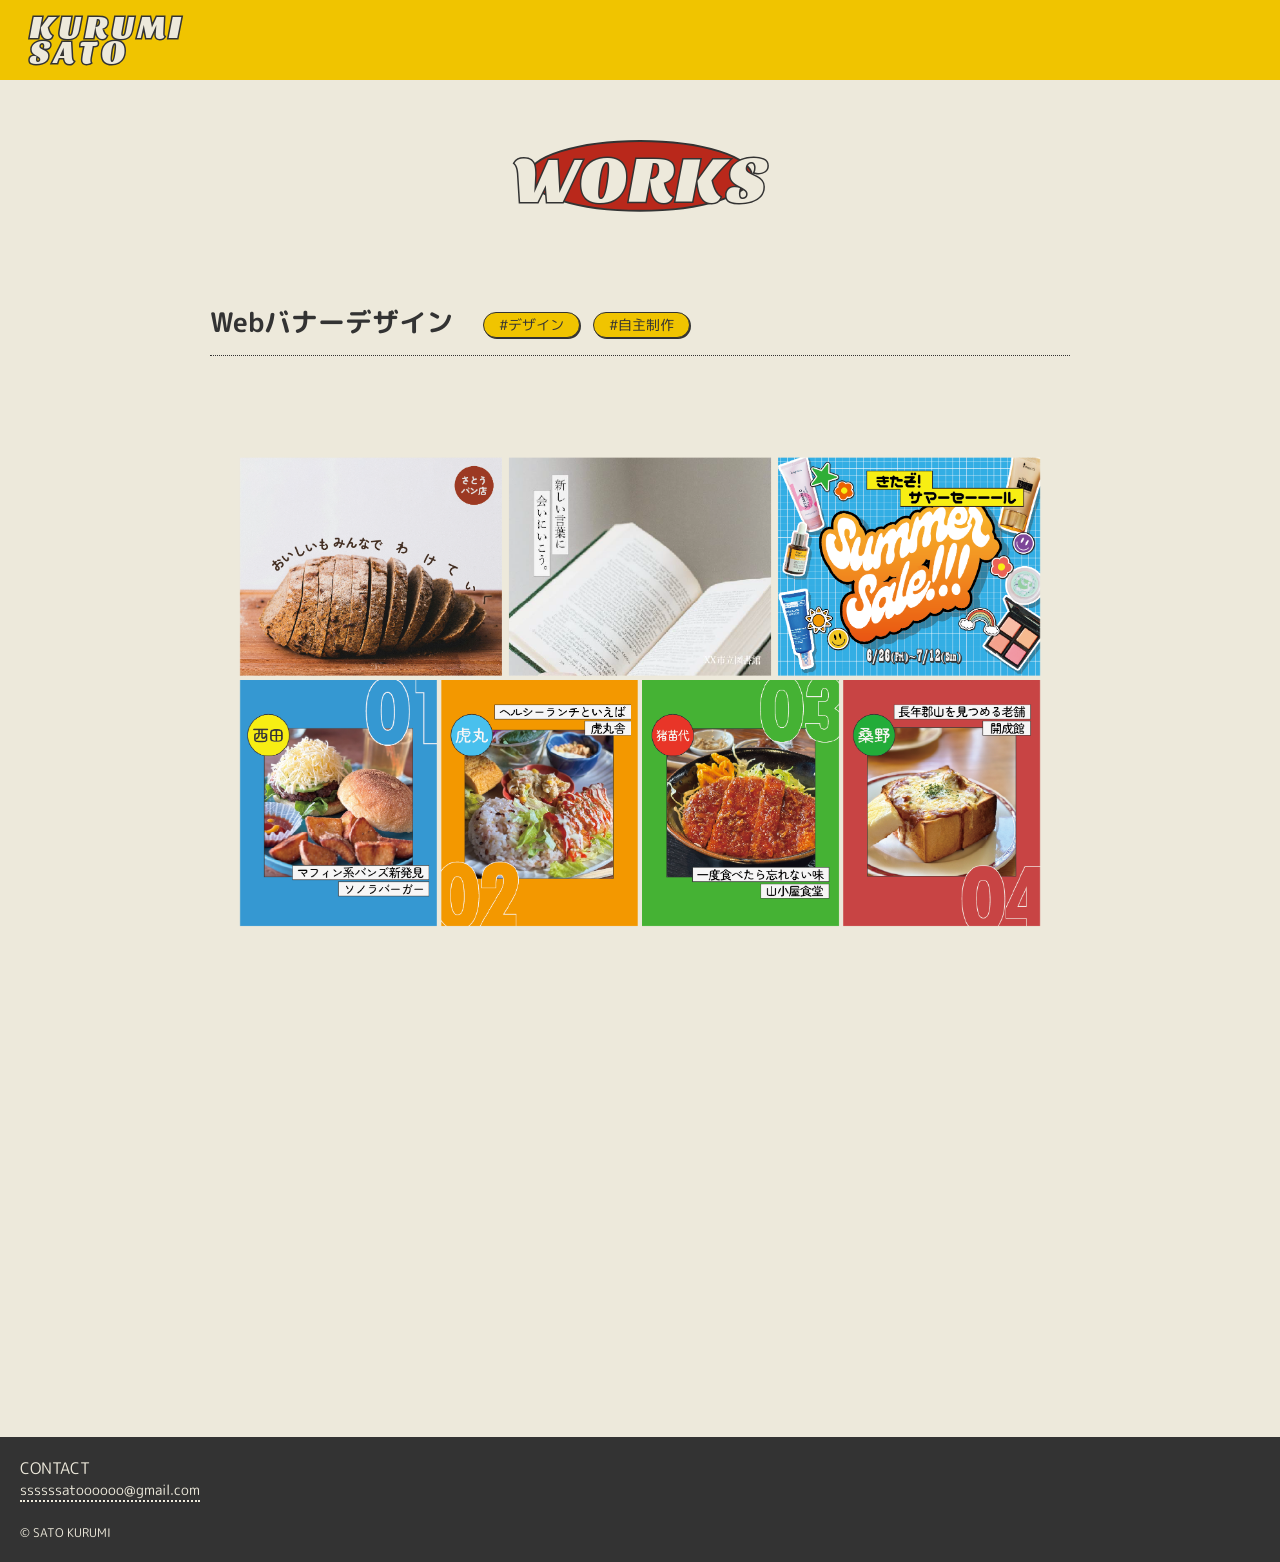
<file: works-webbanner.html>
<!DOCTYPE html>
<html lang="jp">

<head>
    <meta charset="UTF-8">
    <meta name="viewport" content="width=device-width, initial-scale=1.0">
    <!-- フォント -->
    <link rel="preconnect" href="https://fonts.googleapis.com">
    <link rel="preconnect" href="https://fonts.gstatic.com" crossorigin>
    <link
        href="https://fonts.googleapis.com/css2?family=Anton&family=M+PLUS+Rounded+1c&family=Sansita:ital,wght@0,400;0,700;0,800;0,900;1,400;1,700;1,800;1,900&display=swap"
        rel="stylesheet">
    <!-- ページタイトル -->
    <title>Webバナーデザイン - Portfolio</title>
    <meta name="description" content="佐藤 来海のポートフォリオ">
    <link rel="icon" href="img/favicon.webp">
    <link href="css/slick.css" rel="stylesheet">
    <link href="css/slick-theme.css" rel="stylesheet">
    <link href="css/aos.css" rel="stylesheet">
    <link href="css/style.css" rel="stylesheet">
</head>

<body>
    <!-- ローディング画面 -->
    <!-- <div id="loader">
        <div class="hamburger">
            <div class="part bun-top"></div>
            <div class="part tomato"></div>
            <div class="part meat"></div>
            <div class="part letus"></div>
            <div class="part bun-bottom"></div>
        </div>
    </div> -->

    <header>
        <!-- ↓↓↓h1とナビの箱↓↓↓ -->
        <div id="header-unit">
            <!-- ↓左上の名前↓ -->
            <a href="index.html">
                <h1>KURUMI<br>SATO</h1>
            </a>
            <!-- <nav id="nav-menu">
                <ul class="main-nav">
                    <li><a href="#works">WORKS</a></li>
                    <li><a href="about.html">ABOUT</a></li>
                    <li><a href="#contact">CONTACT</a></li>
                </ul>
            </nav> -->
        </div>
    </header>

    <main>
        <article id="works-page">
            <h1>WORKS</h1>

            <div class="title-unit">
                <h2>Webバナーデザイン</h2>
                <div class="work-tag-unit">
                    <p class="work-tag">#デザイン</p>
                    <p class="work-tag">#自主制作</p>
                </div>
            </div>
            <figure><img src="img/banner.webp"></figure>
            <div data-aos="fade-up">
                <div class="works-text-unit">
                    <h3>概要</h3>
                    <p>自主制作として、架空のWebバナー・SNSサムネイルを制作いたしました。</p>
                </div>

                <div class="works-text-unit">
                    <h3>目的</h3>
                    <p>それぞれのサービス・商品の魅力やカラーを伝えられるようにしました。</p>
                </div>

                <div class="works-text-unit">
                    <h3>ターゲット</h3>
                    <p>サービスや商品に関心を持っている方、すでに店内に入り、メニューを決めかねている方。</p>
                </div>

                <!-- <div class="works-text-unit">
                    <h3>構成</h3>
                    <p></p>
                </div> -->

                <div class="works-text-unit">
                    <h3>制作期間</h3>
                    <dl>
                        <div class="works-text-sche">
                            <dt>ラフ・レイアウト</dt>
                            <dd>2日(7点)</dd>
                    </dl>
                </div>

                <div class="works-text-unit">
                    <h3>使用ツール</h3>
                    <p>Illustrator　Photoshop</p>
                </div>
            </div>

        </article>
    </main>

    <footer id="contact">
        <p>CONTACT</p>
        <!-- ↓メアド↓ -->
        <address>ssssssatoooooo@gmail.com</address>
        <p><small>&copy; SATO KURUMI</small></p>
    </footer>

    <script src="https://cdnjs.cloudflare.com/ajax/libs/jquery/3.7.1/jquery.min.js"
        integrity="sha512-v2CJ7UaYy4JwqLDIrZUI/4hqeoQieOmAZNXBeQyjo21dadnwR+8ZaIJVT8EE2iyI61OV8e6M8PP2/4hpQINQ/g=="
        crossorigin="anonymous" referrerpolicy="no-referrer"></script>
    <!-- slick.jsプラグイン -->
    <script src="js/slick.min.js"></script>
    <!-- イニシャライズ -->
    <script>
        $('.slider').slick({
            autoplay: true,
            infinity: true,
            dots: true,
            speed: 1000,
            autoplaySpeed: 1200,
            centerMode: true,
            centerPadding: '20%'
        });
    </script>
    <!--AOAイニシャライズ-->
    <script src="js/aos.js"></script>
    <script>AOS.init();</script>
    <script>
        // ローディング
        window.addEventListener('load', function () {
            const loader = document.getElementById('loader');

            setTimeout(function () {
                loader.style.transition = 'opacity 0.6s ease';
                loader.style.opacity = '0';

                setTimeout(function () {
                    loader.style.display = 'none';
                }, 600);

            }, 1500);
        });

        // ハンバーガーメニュー
        const btn = document.getElementById('hamburger-btn');
        const menu = document.getElementById('main-nav');

        btn.addEventListener('click', () => {
            btn.classList.toggle('active');
            menu.classList.toggle('active');
        });
    </script>

</body>

</html>
</file>
<file: css/style.css>
@charset "utf-8";

/*------------------
 初期設定 
 ------------------*/
* {
    margin: 0;
    padding: 0;
    box-sizing: border-box;
}

html {
    scroll-behavior: smooth;
}

a {
    text-decoration: none;
    color: #000;
}

li {
    list-style: none;
}

img {
    width: 100%;
    vertical-align: bottom;
}

/*------------------
ローディング画面
------------------*/

/* 1. ローディング背景設定 */
#loader {
    position: fixed;
    top: 0;
    left: 0;
    width: 100vw;
    height: 100vh;
    background-color: #ffbf1e;
    display: flex;
    justify-content: center;
    align-items: center;
    z-index: 9999;
}

/* ハンバーガー全体枠 */
.hamburger {
    display: flex;
    flex-direction: column;
    align-items: center;
    gap: 6px;
    /* 具と具のすき間 */
}

/* パーツ共通スタイル */
.part {
    width: 80px;
    border: solid 2px #333;
    border-radius: 10px;
    animation: dropIn 0.6s cubic-bezier(0.175, 0.885, 0.32, 1.275) forwards;
    opacity: 0;
}

.bun-top {
    height: 25px;
    background-color: #de9400;
    border-radius: 40px 40px 5px 5px;
    animation-delay: 0.1s;
}

.tomato {
    height: 10px;
    background-color: #e64c3c;
    width: 75px;
    animation-delay: 0.3s;
}

.meat {
    height: 15px;
    background-color: #8c583d;
    animation-delay: 0.5s;
}

.letus {
    height: 8px;
    background-color: #62b50e;
    animation-delay: 0.7s;
}

.bun-bottom {
    height: 15px;
    background-color: #de9400;
    border-radius: 5px 5px 15px 15px;
    animation-delay: 0.9s;
}

/* アニメーション */
@keyframes dropIn {
    0% {
        transform: translateY(-150px);
        opacity: 0;
    }

    100% {
        transform: translateY(0);
        opacity: 1
    }
}


body {
    font-family: "M PLUS Rounded 1c", "Sansita", "Anton", sans-serif;
    font-size: .875rem;
    background-color: #EDE9DB;
    color: #333;
}

.wrapper {
    max-width: 900px;
    margin: 0 auto;
    padding: 0 20px;
}

.sec-title-unit {
    margin: 50px auto 35px;
    background-image: url(../img/sec-title-base.svg);
    background-repeat: no-repeat;
    background-position: center;
    background-size: contain;
    height: 4.5rem;
    padding: 5px 0;
}

.sec-title-unit h2 {
    font-family: "Sansita";
    font-weight: 900;
    font-style: italic;
    margin-bottom: 15px;
    font-size: 3rem;
    line-height: 2rem;
    letter-spacing: 3px;
    color: #EDE9DB;
    text-align: center;
    -webkit-text-stroke: 3px #333;
    paint-order: stroke;
    text-shadow: 2px 2px 0 #333;
}

.sec-title-unit p {
    color: #EDE9DB;
    line-height: .875rem;
    font-size: 1rem;
    text-align: center;
    -webkit-text-stroke: 2px #333;
    paint-order: stroke;
}

/*------------------
ヘッダー＆メイン
 ------------------*/

header {
    position: relative;
}

#header-unit {
    display: flex;
    justify-content: space-between;
    align-items: center;
    width: 100%;
    height: 60px;
    margin: 0 auto;
    padding: 15px 30px;
    z-index: 999;
    background-color: #F0C400;

    position: fixed;
    top: 0;
    left: 0;
}

/* h1 */
#header-unit h1 {
    display: inline-block;
    line-height: 1.1rem;

    font-family: "Sansita";
    font-weight: 900;
    text-align: left;
    font-style: italic;
    font-size: 1.2rem;
    color: #EDE9DB;
    letter-spacing: 5px;
    -webkit-text-stroke: 3px #333;
    paint-order: stroke;
}

/* ハンバーガーボタン */
#hamburger-btn {
    position: relative;
    width: 40px;
    height: 40px;
    background: none;
    border: none;
    cursor: pointer;
    z-index: 10000;
    /* メニュー画面より手前に出す */
}

/* 三本線の共通スタイル */
#hamburger-btn span {
    display: block;
    position: absolute;
    left: 5px;
    width: 30px;
    height: 3px;
    background-color: #B9281B;
    border-radius: 2px;
    transition: all 0.3s ease;
}

/* 三本線のそれぞれの初期位置 */
#hamburger-btn span:nth-child(1) {
    top: 10px;
}

#hamburger-btn span:nth-child(2) {
    top: 19px;
}

#hamburger-btn span:nth-child(3) {
    top: 28px;
}

/* ボタンがアクティブ（×）になったときの動き */
#hamburger-btn.active span:nth-child(1) {
    transform: translateY(9px) rotate(45deg);
}

#hamburger-btn.active span:nth-child(2) {
    opacity: 0;
}

#hamburger-btn.active span:nth-child(3) {
    transform: translateY(-9px) rotate(-45deg);
}

/* スマホ版メニュー隠し */
#nav-menu {
    position: fixed;
    top: 0;
    right: -100%;
    width: 100vw;
    height: 100vh;
    background-color: rgba(237, 233, 219, 0.95);
    transition: all 0.4s ease;
    z-index: 9999;
    display: flex;
    justify-content: center;
    align-items: center;
}

/* メニューアクティブ時 */
#nav-menu.active {
    right: 0;
}

/* スマホ版メニュー内縦並び */
.main-nav {
    display: flex;
    flex-direction: column;
    gap: 30px;
    list-style: none;
    padding: 0;
    text-align: center;

    font-family: "Sansita";
    font-weight: 900;
    font-style: italic;
}

.main-nav a {
    font-size: 1.5rem;
    color: #B9281B;
    text-decoration: none;
    font-weight: bold;
}

#main-visual {
    width: 100%;
    height: 500px;
    margin-top: 60px;

    background-image: url(../img/BG-sign.svg);
    background-repeat: no-repeat;
    background-size: cover;
    background-position: center;
    background-color: #EDE9DB;

    position: relative;
}

@keyframes katakata {

    0% {
        transform: rotate(-4deg);
    }

    50% {
        transform: rotate(4deg);
    }

    100% {
        transform: rotate(-4deg);
    }
}

#main-visual .katakata img {
    width: 150px;
    animation: katakata 0.64s steps(1) infinite alternate;

    position: absolute;
    top: 72%;
    left: 56%;
}

#header-banner {
    width: 100%;
    background-color: #333;

    font-family: "Sansita";
    font-weight: 900;
    font-style: italic;
    text-align: center;
}

#header-banner p {
    display: inline-block;
    line-height: 50px;
    font-size: 1.5rem;
    color: #EDE9DB;
}

/*------------------
WORKS
------------------*/

/* ↓1作品のユニット↓ */
#works .works-unit {
    position: relative;
    text-align: left;
    margin-bottom: 30px;
}

#works .works-unit:last-child {
    margin-bottom: 60px;
}

/* .star-l img {
    width: 40px;
    height: auto;
    margin: 0;
    position: absolute;
    top: -2%;
    left: -2%;

    animation: rotateAnime 3s linear infinite;
} */

@keyframes rotateAnime {
    0% {
        transform: rotate(0deg);
        /* 開始時：0度 */
    }

    100% {
        transform: rotate(360deg);
        /* 終了時：360度（1回転） */
    }
}

#works .works-unit .item-img {
    width: 100%;
    object-fit: contain;
}

#works .works-unit .item-name {
    padding: 0;
    margin: 0 0 10px 0;
    font-size: 1.2rem;
    font-weight: bold;
    vertical-align: middle;
}

#works .works-unit .item-name::before {
    content: url(../img/recoad.svg);
    display: inline-block;
    margin-right: .5rem;
    width: 2rem;
    height: 2rem;
    vertical-align: middle;
    animation: rotateAnime 3s linear infinite;
}

#works .tag-unit {
    display: flex;
    justify-content: left;
    align-items: center;
    gap: 5px;
}

#works .item-tag {
    background-color: #F0C400;
    border: solid 1px #333;
    border-radius: 30px;
    box-shadow: 1px 1px 0 #333;
    margin-bottom: 15px;
    padding: 0 10px;

    color: #333;
    line-height: 1.5rem;
    font-size: .6rem;
}

#works .item-text {
    padding: 10px 0;
    border-top: dotted 1.5px #333;
}

/*------------------
ABOUT
------------------*/

#about {
    padding: 25px 25px 130px;
    margin-bottom: 100px;
    background-image: url(../img/check-bg-y.webp);
    background-repeat: no-repeat;
    background-size: cover;
    background-position: center;
    position: relative;
}

.to-top-btn {
    position: absolute;
    bottom: 20px;
    right: 20px;
    display: inline-block;
    transition: transform 0.3s ease;
}

.to-top-btn img {
    width: 100px;
    height: auto;
    display: block;
}

.to-top-btn:hover {
    transform: translateY(-5px);
}

#about #my-photo img {
    width: 100%;
    height: 250px;
    margin-bottom: 30px;
    object-fit: cover;
    border: solid 2px #333;
    border-radius: 0 50px 0 0;
    box-shadow: 2px 5px 0 #333;
}

#about .about-text-unit {
    padding: 30px 30px 50px;
    font-family: "M PLUS Rounded 1c";
    background-color: #EDE9DB;
    border: solid 1.5px #333;
    border-radius: 30px;
    box-shadow: 2px 5px 0 #333;
    text-align: left;
    position: relative;
}

#about .img-roll {
    width: 40px;
    height: auto;
    margin: 0;

    position: absolute;
    top: -5%;
    right: 45%;

    animation: rotateAnime 3s linear infinite;
}

#about h3 {
    padding: 20px 0 10px;
    font-size: 1.2rem;
}

#about-viewmore {
    width: 250px;
    margin: 30px auto;
    line-height: 40px;
    background-color: #333;
    border: solid 2px #333;
    border-radius: 50px;
    text-align: center;

    transition: .2s;
}

#about-viewmore a {
    font-family: "Sansita";
    font-weight: 900;
    font-style: italic;
    letter-spacing: 2px;
    font-size: 1.2rem;
    color: #EDE9DB;
}

#about-viewmore:hover {
    background-color: #B9281B;
    transform: scale(1.1);
}

/* フッター */

footer {
    width: 100%;
    padding: 20px;
    background-color: #333;
    color: #EDE9DB;
}

footer p:first-child {
    font-size: 1rem;
}

footer address {
    display: inline-block;
    font-style: normal;
    margin-bottom: 20px;
    border-bottom: dotted 2px #EDE9DB;
}

/* ----------------------
 ABOUT単独ページ 
-----------------------*/

#about-page #about-profile {
    padding-top: 15px;
}

#about-profile h1 {
    margin: 90px auto 30px;
    padding: 20px;
    background-image: url(../img/sec-title-base.svg);
    background-repeat: no-repeat;
    background-position: center;
    color: #EDE9DB;
    text-align: center;

    font-family: "Sansita";
    font-weight: 900;
    font-style: italic;
    font-size: 4rem;
    line-height: 2rem;
    letter-spacing: 3px;

    -webkit-text-stroke: 3px #333;
    paint-order: stroke;
}

#about-page h2 {
    padding: 20px 0;
}

#about-page h2::before {
    content: "SATO KURUMI";
    display: block;
    font-size: .875rem;
    font-weight: normal;
}

#about-page h3 {
    margin: 50px auto 30px;
    padding: 5px;
    color: #EDE9DB;
    text-align: center;
    -webkit-text-stroke: 4px #B9281B;
    paint-order: stroke;
    text-shadow: 2px 2px 0px #B9281B;

    font-family: "Sansita";
    font-weight: 900;
    font-style: italic;
    font-size: 3rem;
    letter-spacing: 3px;
}

#about-page figure {
    margin-bottom: 40px;
}

#about-page figure img {
    width: 100%;
    height: 400px;
    object-fit: cover;
    border: solid 1.5px #333;
    border-radius: 0 50px 0 0;
    box-shadow: 2px 5px 0 #333;
}

#about-page .skills-unit {
    margin-bottom: 30px;
}

#about-page .skills-unit .skill-text {
    margin-left: 2.2rem;
}

#about-page .app-flex {
    display: flex;
    justify-content: left;
    gap: 2px;
    margin: 0 0 10px 2.2rem;
}

#about-page h4 {
    padding: 5px 0;
    font-size: 1.2rem;
    font-weight: normal;
}

#about-page h4::before {
    content: url(../img/recoad.svg);
    display: inline-block;
    margin-right: .5rem;
    width: 1.7rem;
    height: 1.7rem;
    vertical-align: middle;
    animation: rotateAnime 3s linear infinite;
}

#about-page .app-tag {
    background-color: #F0C400;
    border: solid 1px #333;
    border-radius: 30px;
    box-shadow: 1px 1px 0 #333;
    padding: 0 10px;

    line-height: 1.5rem;
    font-size: .65rem;
}

#about-strangths {
    margin-bottom: 40px;
    padding: 0 20px;
}

#strangths-container .strangths-unit {
    margin: 0 auto 30px;

}

#strangths-container .strangths-unit p {
    padding-left: 2.2rem;
}

#strangths-container .strangths-unit:last-child {
    margin-bottom: 0;
}

/* BIOGRAPHY */

#about-biography {
    margin-bottom: 50px;
}

#bio-container {
    padding: 20px;
    background-color: #F0C400;
    border: solid 1px #333;
    box-shadow: 2px 5px 0 #333;
    border-radius: 30px;
    text-align: left;
}

#bio-container .bio-unit {
    display: flex;
    justify-content: center;
    gap: 25px;
}

#biography-box .bio-unit dt {
    margin: 10px 0;
}

#biography-box .bio-unit dt::before {
    content: url(../img/recoad.svg);
    display: inline-block;
    margin-right: .4rem;
    width: 1.2rem;
    height: 1.2rem;
    vertical-align: middle;
    animation: rotateAnime 3s linear infinite;
}

#biography-box .bio-unit dd {
    width: 60%;
    margin: 10px 0;
}

/* ----------------------
 WORKS単独ページ
-----------------------*/

#works-page {
    max-width: 900px;
    width: 100%;
    margin: 0 auto;
    padding: 0 20px;
}

#works-page h1 {
    margin: 90px auto;
    padding: 20px;
    background-image: url(../img/sec-title-base.svg);
    background-repeat: no-repeat;
    background-position: center;
    color: #EDE9DB;
    text-align: center;

    font-family: "Sansita";
    font-weight: 900;
    font-style: italic;
    font-size: 4rem;
    line-height: 2rem;
    letter-spacing: 3px;

    -webkit-text-stroke: 3px #333;
    paint-order: stroke;
}

#works-page h2 {
    padding-bottom: 5px;
    color: #333;
    font-size: 1.5rem;
}

#works-page .title-unit {
    /* display: flex;
    justify-content: space-between;
    align-items: center; */
    border-bottom: dotted 1px #333;

    padding-bottom: 8px;
    margin-bottom: 20px;
}

#works-page .work-tag-unit {
    display: flex;
    justify-content: left;
    align-items: center;
    gap: .6rem;
}

#works-page .work-tag {
    background-color: #F0C400;
    border: solid 1px #333;
    border-radius: 30px;
    box-shadow: 1px 1px 0 #333;
    padding: 0 10px;

    color: #333;
    line-height: 1.5rem;
    font-size: .6rem;
}

#works-page figure {
    margin-bottom: 30px;
}

#works-page h3 {
    display: inline-block;
    width: 100%;
    font-size: 1rem;
}

#works-page h3::before {
    content: url(../img/recoad.svg);
    display: inline-block;
    margin-right: .5rem;
    width: 2rem;
    height: 2rem;
    vertical-align: middle;
    animation: rotateAnime 3s linear infinite;
}

#works-page .works-text-unit {
    margin-bottom: 20px;
}

#works-page .works-text-unit p {
    padding-left: 2.5rem;
}

#works-page .works-text-unit:last-child {
    margin-bottom: 40px;
}

.works-text-unit .write-unit {
    display: block;
}

.works-text-unit .write-unit p {
    margin-bottom: 20px;
}

.works-text-unit .write-unit p a {
    color: #B9281B;
    text-decoration: underline;
}

.works-color {
    display: flex;
    justify-content: left;
    align-items: start;
    gap: 10px;
    padding: 0 7px;
}

.works-color .color-1 {
    width: 20px;
    height: 20px;
}

.works-color .color-2 {
    width: 20px;
    height: 20px;
}

.works-color .color-3 {
    width: 20px;
    height: 20px;
    margin-bottom: 50px;
}

.works-text-unit .works-text-sche {
    display: flex;
    justify-content: left;
    align-items: center;
    gap: 10px;
    padding-left: 2.5rem;
}

.works-text-unit .works-text-sche dt {
    width: 140px;
}

#works-page h4 {
    margin: 100px auto 40px;
    color: #EDE9DB;
    text-align: center;
    -webkit-text-stroke: 4px #B9281B;
    paint-order: stroke;
    text-shadow: 2px 2px 0px #B9281B;

    font-family: "Sansita";
    font-weight: 900;
    font-style: italic;
    font-size: 3rem;
    letter-spacing: 3px;
}

/* #works-page .illust-gallery {
    display: flex;
    justify-content: space-between;
    align-items: center;
    flex-wrap: wrap;
    gap: 15px;
    margin-bottom: 50px;
}

#works-page .illust-gallery figure {
    display: inline-block;
    width: 47%;
    margin-bottom: 0;
} */

#works-page #slider-box {
    width: 100%;
    ;
}

#works-page .slider img {
    height: 60vw;
    object-fit: cover;
}

/* ハンバーガーくん隠しコマンド */

/* #hamburger-kun {
    background-image: url(../img/check-bg-y.webp);
    background-repeat: no-repeat;
    background-size: cover;
} */

#hamburger-kun-card {
    width: 330px;
    margin: 195px auto 135px;
    background-color: #F0C400;
    border: solid 2px #333;
    border-radius: 30px;
    box-shadow: 3px 3px 0 #333;
    font-size: .8rem;
    font-weight: bold;
}

#hamburger-kun-card:hover {
    transform: rotate(3deg);
}

#hamburger-kun-card h1 {
    background-color: #B9281B;
    border-radius: 29px 29px 0 0;
    padding: 10px 15px;
    font-size: 1.5rem;
    line-height: 1.7rem;
    color: #EDE9DB;
    text-align: center;
}

#hamburger-kun-card h1::before {
    content: "NAME";
    display: inline;
    font-size: 1rem;
    margin-right: 10px;
}

#hamburger-kun-card #hamburger-kun-box {
    display: flex;
    justify-content: space-between;
    align-items: start;
    padding: 10px;
}

#hamburger-kun-card #hamburger-kun-box figure {
    width: 105px;
    height: 138px;
    background-image: url(../img/hamburger-kun.webp);
    background-color: #EDE9DB;
    background-size: 170%;
    background-repeat: no-repeat;
    background-position: center;
    border: solid 2px #333;
    border-radius: 0 0 20px 0;
}

#hamburger-kun-card #hamburger-kun-box figure:hover {
    background-image: url(../img/hamburger-kun-top.webp);
    background-size: 180%;
}

#hamburger-kun-card #hamburger-kun-box #bd-unit,
#hamburger-kun-card #hamburger-kun-box #born-unit,
#hamburger-kun-card #hamburger-kun-box #guzai-unit {
    display: flex;
    justify-content: left;
    align-items: start;
    gap: 8px;
}

#hamburger-kun-card #hamburger-kun-box #text-unit dt {
    display: inline-block;
    width: 50px;
    background-color: #333;
    color: #EDE9DB;
    padding: 0 5px;
    margin-bottom: 5px;
    text-align: center;
}

#hamburger-kun-card #hamburger-kun-box dd {
    display: inline-block;
    width: 120px;
}

#hamburger-kun-card #hamburger-kun-box #guzai-list-unit {
    width: 120px;
    line-height: .9rem;
}


/*------------------
レスポンシブ
------------------*/

@media (min-width:800px) {

    .wrapper {
        max-width: 1000px;
        margin: 0 auto;
        padding: 25px;
    }

    /* ヘッダー＆メイン */

    #header-unit {
        height: 80px;
        margin: 0 auto;
        padding: 25px 30px;
    }

    #header-unit h1 {
        font-size: 2rem;
        line-height: 1.6rem;
    }

    /* ハンバーガーメニューPC時 */

    #hamburger-btn {
        display: none !important;
    }

    /* メニュー全画面固定解除・ロゴの右側に配置 */
    #nav-menu {
        position: static;
        width: auto;
        height: auto;
        background-color: transparent;
        display: block;
    }

    /* 中身のリンクを「横並び」に変更 */
    .main-nav {
        flex-direction: row;
        gap: 25px;
    }

    .main-nav a {
        padding: 0 10px;
        font-size: 1.5rem;
        transition: .2s;
    }

    .main-nav a:hover {
        /* opacity: .5; */
        background-color: #333;
        color: #F0C400;
    }

    .sec-title-unit {
        height: fit-content;
        padding: 0 0 5px;
    }

    .sec-title-unit h2 {
        font-size: 5rem;
        line-height: 4.5rem;
        -webkit-text-stroke: 4px #333;
        paint-order: stroke;
        text-shadow: 4px 4px 0 #333;
    }

    .sec-title-unit p {
        padding-bottom: 5px;
        font-size: 2rem;
        -webkit-text-stroke: 4px #333;
        paint-order: stroke;
    }

    #main-visual {
        height: 600px;
        background-image: url(../img/BG-sign-pc.svg);
        background-size: cover;
        background-position: center;
        background-color: #EDE9DB;
    }

    #main-visual .katakata img {
        width: 170px;
        top: 73%;
        left: 67%;
    }

    .header-banner {
        height: 50px;
        font-size: 2rem;
    }

    /* WORKS */

    #works {
        margin-bottom: 50px;
    }

    #works #works-box {
        width: 100%;
        margin: 0 auto;
        display: flex;
        justify-content: space-between;
        flex-wrap: wrap;
    }

    #works #works-box .works-unit {
        width: 45%;
        margin-bottom: 50px;
    }

    #works #works-box .works-unit:last-child {
        margin-bottom: 0;
    }

    #works .works-unit .item-name {
        font-size: 1.2rem;
        padding: 15px 0 0;
        font-weight: bold;
    }

    #works .item-tag {
        margin: 10px 0;
        font-size: .875rem;
    }

    #works .works-unit .item-text {
        padding: 30px 0 10px;
        font-size: 1rem;
    }

    /* ABOUT */

    #about {
        width: 100%;
        margin: 0 auto 100px;
        padding: 25px 25px 130px 25px;
        background-image: url(../img/check-bg-y.webp);
        background-size: cover;
    }

    .to-top-btn {
        bottom: 20px;
        right: 100px;
    }

    .to-top-btn img {
        width: 120px;
    }

    .to-top-btn:hover {
        transform: translateY(-5px);
    }

    #about .sec-title-unit {
        margin-bottom: 60px;
    }

    #about .about-unit {
        max-width: 1000px;
        margin: 0 auto 50px;
        display: flex;
        justify-content: space-between;
        align-items: center;
        gap: 70px;
    }

    #about #my-photo img {
        width: 500px;
        height: 380px;
        margin-bottom: 0;
        object-fit: cover;
        object-position: center;
        border: solid 1.5px #333;
    }

    #about .about-text-unit {
        padding-bottom: 40px;
    }

    #about .about-text-unit h3 {
        padding: 20px 0 10px;
        font-size: 1.5rem;
    }

    #about-viewmore {
        margin-bottom: 0;
    }

    /* ABOUT単独 */

    #about-page {
        max-width: 1000px;
        margin: 0 auto;
    }

    #about-page h1 {
        padding: 23px;
        text-shadow: 3px 3px 0 #333;
    }

    #about-profile h3 {
        font-size: 4rem;
        margin: 70px auto 25px;
        -webkit-text-stroke: 5px #B9281B;
        paint-order: stroke;
        text-shadow: 4px 4px 0px #B9281B;
    }

    #about-page h4 {
        padding: 5px 0;
    }

    #about-profile {
        margin-top: 0;
        padding-top: 50px;
    }

    #about-profile .about-prof {
        display: flex;
        justify-content: space-between;
        align-items: center;
    }

    #about-profile .about-prof figure {
        width: 40%;
        object-fit: cover;
    }

    #about-profile .about-text {
        width: 53%;
        line-height: 1.7rem;
        font-size: 1rem;
    }

    #about-skills .skills-container {
        display: flex;
        justify-content: space-between;
        flex-wrap: wrap;
        margin: 0 auto;
        padding: 0;
    }

    #about-skills .skills-unit {
        width: 47%;
    }

    #about-skills .skills-unit h4 {
        font-size: 1.2rem;
    }

    #about-skills .skills-unit .app-flex {
        gap: 5px;
        margin-bottom: 20px;
    }

    #about-skills .skills-unit .skill-text {
        font-size: 1rem;
    }

    #about-skills .app-tag {
        font-size: .875rem;
    }

    #about-strangths {
        margin-bottom: 0;
    }

    #about-strangths #strangths-container {
        display: flex;
        justify-content: space-between;
    }

    #strangths-container .strangths-unit {
        width: 31%;
        margin: 0;
        padding-right: 20px;
        border-right: 3px dotted #B9281B;
    }

    #strangths-container .strangths-unit:last-child {
        margin-bottom: 30px;
        border-right: none;
    }

    #strangths-container .strangths-unit h4 {
        margin-bottom: 15px;
    }

    #strangths-container .strangths-unit p {
        text-align: left;
        font-size: 1rem;
        padding: 0 5px;
    }

    #about-biography {
        padding: 0 0 50px;
    }

    #bio-container {
        margin: 30px auto 0;
        padding: 50px;
        font-size: 1rem;
    }

    #biography-box {
        padding-bottom: 0;
    }

    #biography-box .bio-unit {
        margin: 0 auto 30px;
    }

    #biography-box .bio-unit dt {
        font-weight: bold;
        margin: 0 30px 0 0;
    }

    #biography-box .bio-unit dd {
        width: 680px;
        margin: 0;
    }

    #biography-box .bio-unit:last-child {
        margin-bottom: 0;
    }

    #about-page figure #contact {
        border-radius: 500px 500px 0 0;
    }

    /* WORKS単独 */

    #works-page {
        max-width: 900px;
        width: 100%;
        margin: 0 auto 80px;
        padding: 0 20px;
    }

    #works-page h1 {
        margin: 140px auto 90px;
        padding: 20px;
        background-image: url(../img/sec-title-base.svg);
        background-repeat: no-repeat;
        background-position: center;
        color: #EDE9DB;
        text-align: center;

        font-family: "Sansita";
        font-weight: 900;
        font-style: italic;
        font-size: 4rem;
        line-height: 2rem;
        letter-spacing: 3px;

        -webkit-text-stroke: 3px #333;
        paint-order: stroke;
    }

    #works-page h2 {
        font-size: 1.7rem;
    }

    #works-page .title-unit {
        display: flex;
        justify-content: left;
        align-items: center;
        gap: 30px;
        margin-bottom: 0;
    }

    #works-page .work-tag-unit {
        gap: .8rem;
    }

    #works-page .work-tag {
        padding: 0 15px;

        color: #333;
        line-height: 1.5rem;
        font-size: .875rem;
    }

    #works-page figure {
        margin-bottom: 30px;
    }

    #works-page .works-text-unit {
        display: flex;
        justify-content: left;
        gap: 30px;
        margin-bottom: 30px;
        text-align: left;
    }

    .works-text-unit:last-child {
        margin-bottom: 80px;
    }

    .works-text-unit dl {
        width: 100%;
    }

    .works-text-unit .works-text-sche {
        padding-left: 0;
        font-size: 1rem;
    }

    #works-page .works-text-unit h3 {
        width: 300px;
        font-weight: normal;
        font-size: 1.2rem;
    }

    #works-page h3::before {
        width: 2rem;
        height: 2rem;
        margin-right: 1rem;
    }

    #works-page .works-text-unit p {
        width: 100%;
        padding-left: 0;
        font-size: 1rem;
    }

    .works-color {
        display: flex;
        justify-content: left;
        align-items: start;
        gap: 10px;
        padding: 0 7px;
    }

    #works-page .captcha {
        display: flex;
        justify-content: space-between;
        align-items: start;
        gap: 25px;

        margin-bottom: 50px;
    }

    #works-page .captcha .captcha-pc {
        width: 70%;
        margin: 0 auto;
    }

    #works-page .captcha .captcha-sp {
        width: 25%;
        margin: 0 auto;
    }

    #works-page #slider-box {
        max-width: 1200px;
    }

    #works-page .slider img {
        height: 50vw;
        object-fit: cover;
        max-height: 450px;
        min-height: 350px;
    }

    #hamburger-kun-card {
        width: 330px;
        margin: 175px auto 115px;
    }
}
</file>
